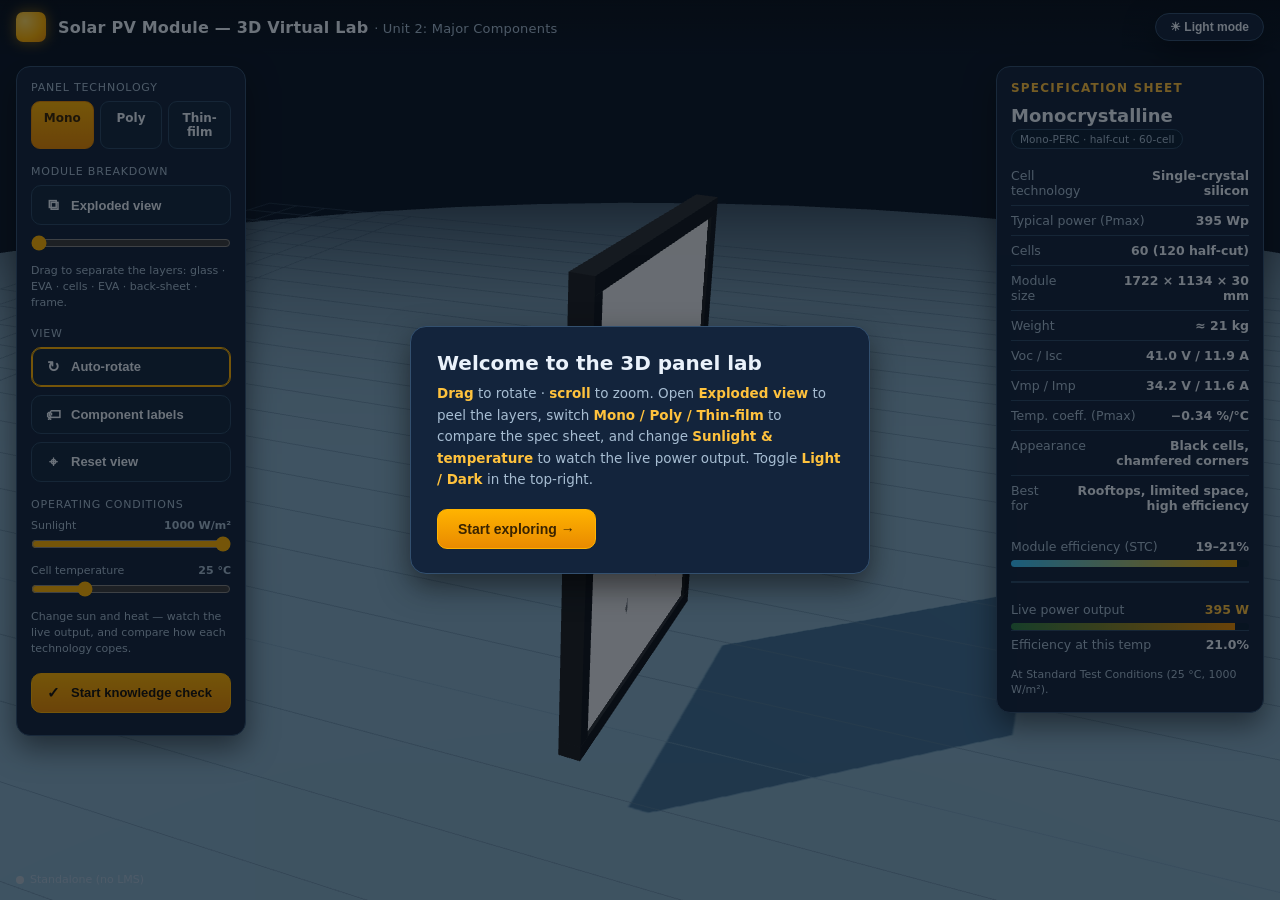
<file: course/en/solar-pv-3d-lab/index.html>
<!DOCTYPE html>
<html lang="en">
<head>
<meta charset="UTF-8" />
<meta name="viewport" content="width=device-width, initial-scale=1.0, maximum-scale=1.0, user-scalable=no" />
<title>Solar PV Module — 3D Virtual Lab</title>
<style>
  :root{ /* LIGHT (default vars) */
    --bg:#e9eff6; --panel:#ffffff; --panelb:#aebfd2;
    --accent:#E98A00; --accent2:#1F6F8B; --accentInk:#8a4d00; --ok:#2E7D46; --bad:#c0392b;
    --txt:#16242f; --muted:#52616f; --line:#bccadb;
    --btnbg:#eef3f9; --btnhover:#e2eaf3; --chipbg:#eef3f8; --barbg:#e2eaf3;
    --tagbg:rgba(255,255,255,.97); --tagtxt:#10384a; --barfade:rgba(255,255,255,.96);
    --panelshadow:0 10px 26px rgba(20,45,75,.20);
  }
  body.dark{ /* DARK */
    --bg:#0a1626; --panel:#13243c; --panelb:#33506f;
    --accent:#FFB300; --accent2:#4fc8ff; --accentInk:#FFC23D; --ok:#37d07a; --bad:#ff6b6b;
    --txt:#eaf2fb; --muted:#a7bdd2; --line:#2c4a66;
    --btnbg:#14283f; --btnhover:#1d3a57; --chipbg:#0e2236; --barbg:#0e2236;
    --tagbg:rgba(10,20,32,.92); --tagtxt:#eaf6ff; --barfade:rgba(8,16,26,.92);
    --panelshadow:0 12px 30px rgba(0,0,0,.5);
  }
  *{box-sizing:border-box;-webkit-tap-highlight-color:transparent}
  html,body{margin:0;height:100%;overflow:hidden;background:var(--bg);color:var(--txt);
    font-family:"Segoe UI",system-ui,Roboto,Arial,sans-serif;transition:background .25s}
  #app{position:fixed;inset:0}
  canvas{display:block}
  /* Top bar */
  #topbar{position:absolute;top:0;left:0;right:0;height:54px;display:flex;align-items:center;
    gap:12px;padding:0 16px;background:linear-gradient(180deg,var(--barfade),transparent);
    pointer-events:none;z-index:5}
  .themeToggle{pointer-events:auto;margin-left:auto;border:1px solid var(--panelb);
    background:var(--panel);color:var(--txt);border-radius:20px;padding:6px 14px;font-size:12px;
    font-weight:600;cursor:pointer;box-shadow:var(--panelshadow)}
  .themeToggle:hover{border-color:var(--accent2)}
  /* first-run onboarding */
  #intro{position:absolute;inset:0;display:flex;align-items:center;justify-content:center;
    background:rgba(4,10,18,.55);z-index:15;padding:16px}
  #intro.hide{display:none}
  .introCard{max-width:460px;background:var(--panel);border:1.5px solid var(--panelb);
    border-radius:16px;padding:24px 26px;box-shadow:var(--panelshadow)}
  .introCard h3{margin:0 0 8px;font-size:20px;color:var(--txt)}
  .introCard p{margin:0 0 18px;font-size:13.5px;color:var(--muted);line-height:1.6}
  .introCard p b{color:var(--accentInk)}
  .introCard .go{display:inline-flex;align-items:center;gap:8px;border:1px solid var(--accent);
    background:linear-gradient(180deg,#FFB300,#E98A00);color:#3a2400;border-radius:10px;
    padding:11px 20px;font-size:14px;font-weight:700;cursor:pointer}
  #topbar .logo{width:30px;height:30px;border-radius:7px;background:
    radial-gradient(circle at 30% 30%,#ffd95e,#ffb300 60%,#e98a00);box-shadow:0 0 14px rgba(255,179,0,.5)}
  #topbar h1{font-size:16px;margin:0;font-weight:600;letter-spacing:.2px}
  #topbar h1 span{color:var(--muted);font-weight:400;font-size:13px}
  /* Generic panel */
  .panel{position:absolute;background:var(--panel);border:1.5px solid var(--panelb);
    border-radius:14px;box-shadow:var(--panelshadow);z-index:6}
  .panel h2{font-size:12px;text-transform:uppercase;letter-spacing:1.2px;color:var(--accentInk);
    margin:0 0 10px;font-weight:700}
  /* Left controls */
  #controls{left:16px;top:66px;width:230px;padding:14px}
  .grp{margin-bottom:16px}
  .grp:last-child{margin-bottom:4px}
  .lbl{font-size:11px;color:var(--muted);text-transform:uppercase;letter-spacing:.8px;margin:0 0 7px}
  .segs{display:flex;gap:6px}
  .seg{flex:1;border:1px solid var(--line);background:var(--btnbg);color:var(--txt);
    border-radius:9px;padding:9px 4px;font-size:12px;font-weight:600;cursor:pointer;
    transition:.15s;text-align:center}
  .seg:hover{border-color:var(--accent2)}
  .seg.on{background:linear-gradient(180deg,#FFB300,#E98A00);color:#3a2400;border-color:#E98A00}
  .btn{display:flex;align-items:center;gap:9px;width:100%;border:1px solid var(--line);
    background:var(--btnbg);color:var(--txt);border-radius:10px;padding:10px 12px;font-size:13px;
    font-weight:600;cursor:pointer;transition:.15s;margin-bottom:8px}
  .btn:hover{border-color:var(--accent2);background:var(--btnhover)}
  .btn .ic{font-size:15px;width:18px;text-align:center}
  .btn.on{border-color:var(--accent);box-shadow:inset 0 0 0 1px var(--accent)}
  .slider{width:100%;margin:2px 0 0;accent-color:var(--accent)}
  .hint{font-size:11px;color:var(--muted);line-height:1.45;margin:8px 0 0}
  .condrow{display:flex;justify-content:space-between;font-size:11px;color:var(--muted);margin:8px 0 2px}
  .condrow b{color:var(--ink);font-weight:700}
  .perfBox{margin-top:14px;padding-top:12px;border-top:2px solid var(--line)}
  .perfBox .big{font-size:13px}
  .perfNote{font-size:11px;color:var(--muted);line-height:1.4;margin:8px 0 0}
  #perfW{color:var(--accentInk)}
  /* Spec card */
  #spec{right:16px;top:66px;width:268px;padding:14px;max-height:calc(100% - 150px);overflow:auto}
  #spec .typeName{font-size:18px;font-weight:700;margin:0 0 2px}
  #spec .typeTag{display:inline-block;font-size:10.5px;padding:3px 8px;border-radius:20px;
    background:var(--chipbg);border:1px solid var(--line);color:var(--muted);margin-bottom:12px}
  .spec-row{display:flex;justify-content:space-between;gap:10px;padding:7px 0;border-top:1px solid var(--line);font-size:12.5px}
  .spec-row:first-of-type{border-top:none}
  .spec-row .k{color:var(--muted)}
  .spec-row .v{font-weight:600;text-align:right}
  .bar{height:7px;border-radius:5px;background:var(--barbg);overflow:hidden;margin-top:4px}
  .bar > i{display:block;height:100%;background:linear-gradient(90deg,#36c2ff,#ffb300)}
  /* Info popover for hotspots */
  #info{left:50%;bottom:74px;transform:translateX(-50%);max-width:520px;width:calc(100% - 360px);
    padding:12px 16px;display:none}
  #info b{color:var(--accent)}
  #info p{margin:4px 0 0;font-size:13px;color:var(--txt);line-height:1.5}
  /* Hotspot labels (3D-projected) */
  .tag{position:absolute;transform:translate(-50%,-120%);background:var(--tagbg);
    border:1px solid var(--accent2);color:var(--tagtxt);font-size:11px;font-weight:600;padding:4px 9px;
    border-radius:20px;pointer-events:auto;cursor:pointer;white-space:nowrap;z-index:6;
    box-shadow:0 4px 12px rgba(0,0,0,.28)}
  .tag::after{content:"";position:absolute;left:50%;top:100%;transform:translateX(-50%);
    border:5px solid transparent;border-top-color:var(--accent2)}
  .tag.dim{opacity:.45;border-color:var(--line)}
  /* Test panel */
  #test{left:50%;top:50%;transform:translate(-50%,-50%);width:430px;max-width:calc(100% - 32px);
    padding:20px;display:none;text-align:center}
  #test .q{font-size:15px;font-weight:600;margin:6px 0 16px;line-height:1.4}
  #test .opt{display:block;width:100%;margin:8px 0;padding:12px;border-radius:10px;
    border:1px solid var(--line);background:var(--btnbg);color:var(--txt);font-size:14px;font-weight:600;cursor:pointer;transition:.15s}
  #test .opt:hover{border-color:var(--accent2);background:var(--btnhover)}
  #test .opt.correct{background:rgba(46,204,113,.18);border-color:var(--ok)}
  #test .opt.wrong{background:rgba(255,90,90,.16);border-color:var(--bad)}
  #test .progress{font-size:11px;color:var(--muted);letter-spacing:1px;text-transform:uppercase}
  #test .fb{font-size:13px;min-height:20px;margin-top:12px;line-height:1.45}
  #test .fb.ok{color:var(--ok)} #test .fb.no{color:var(--bad)}
  #test .next{margin-top:14px;display:none}
  #test .scoreBig{font-size:40px;font-weight:800;margin:6px 0}
  .primary{background:linear-gradient(180deg,#ffb300,#e98a00)!important;color:#16110a!important;border-color:#ffb300!important}
  /* footer status */
  #status{position:absolute;left:16px;bottom:14px;font-size:11px;color:var(--muted);z-index:6}
  #scormDot{display:inline-block;width:8px;height:8px;border-radius:50%;background:#b3c0cd;margin-right:6px;vertical-align:middle}
  #scormDot.live{background:var(--ok);box-shadow:0 0 8px var(--ok)}
  /* loading */
  #load{position:absolute;inset:0;display:flex;align-items:center;justify-content:center;
    background:var(--bg);z-index:20;flex-direction:column;gap:14px}
  #load .ring{width:46px;height:46px;border:4px solid #d2dce6;border-top-color:#E98A00;
    border-radius:50%;animation:spin 1s linear infinite}
  @keyframes spin{to{transform:rotate(360deg)}}
  @media (max-width:880px){
    #spec{display:none}
    #controls{width:190px}
    #info{width:calc(100% - 230px)}
  }
</style>
</head>
<body>
<div id="app"></div>

<div id="topbar">
  <div class="logo"></div>
  <h1>Solar PV Module — 3D Virtual Lab <span>· Unit 2: Major Components</span></h1>
  <button id="themeBtn" class="themeToggle">☀ Light mode</button>
</div>

<!-- LEFT CONTROLS -->
<div id="controls" class="panel">
  <div class="grp">
    <p class="lbl">Panel technology</p>
    <div class="segs" id="typeSegs">
      <div class="seg on" data-type="mono">Mono</div>
      <div class="seg" data-type="poly">Poly</div>
      <div class="seg" data-type="thin">Thin-film</div>
    </div>
  </div>
  <div class="grp">
    <p class="lbl">Module breakdown</p>
    <button class="btn" id="explodeBtn"><span class="ic">⧉</span> Exploded view</button>
    <input class="slider" id="explodeSlider" type="range" min="0" max="100" value="0" />
    <p class="hint">Drag to separate the layers: glass · EVA · cells · EVA · back-sheet · frame.</p>
  </div>
  <div class="grp">
    <p class="lbl">View</p>
    <button class="btn on" id="spinBtn"><span class="ic">↻</span> Auto-rotate</button>
    <button class="btn" id="labelBtn"><span class="ic">🏷</span> Component labels</button>
    <button class="btn" id="resetBtn"><span class="ic">⌖</span> Reset view</button>
  </div>
  <div class="grp">
    <p class="lbl">Operating conditions</p>
    <div class="condrow"><span>Sunlight</span><b id="irrVal">1000 W/m²</b></div>
    <input class="slider" id="irrSlider" type="range" min="50" max="1000" step="50" value="1000"/>
    <div class="condrow"><span>Cell temperature</span><b id="tempVal">25 °C</b></div>
    <input class="slider" id="tempSlider" type="range" min="10" max="70" step="1" value="25"/>
    <p class="hint">Change sun and heat — watch the live output, and compare how each technology copes.</p>
  </div>
  <div class="grp">
    <button class="btn primary" id="testBtn"><span class="ic">✓</span> Start knowledge check</button>
  </div>
</div>

<!-- SPEC CARD -->
<div id="spec" class="panel">
  <h2>Specification sheet</h2>
  <p class="typeName" id="spType">Monocrystalline</p>
  <span class="typeTag" id="spTag">Mono-PERC · 60-cell</span>
  <div id="spRows"></div>
  <div style="margin-top:12px">
    <div class="spec-row" style="border-top:none;padding-bottom:2px"><span class="k">Module efficiency (STC)</span><span class="v" id="spEffV">21%</span></div>
    <div class="bar"><i id="spEffBar" style="width:84%"></i></div>
  </div>
  <div class="perfBox">
    <div class="spec-row" style="border-top:none;padding-bottom:2px"><span class="k">Live power output</span><span class="v" id="perfW">—</span></div>
    <div class="bar"><i id="perfBar" style="width:0%;background:linear-gradient(90deg,#2E7D46,#E98A00)"></i></div>
    <div class="spec-row" style="padding-top:6px"><span class="k">Efficiency at this temp</span><span class="v" id="perfEff">—</span></div>
    <p class="perfNote" id="perfNote"></p>
  </div>
</div>

<!-- HOTSPOT INFO -->
<div id="info" class="panel"><b id="infoTitle"></b><p id="infoBody"></p></div>

<!-- TEST -->
<div id="test" class="panel">
  <p class="progress" id="tProg">Question 1 / 3</p>
  <div id="tBody">
    <p class="q" id="tQ"></p>
    <div id="tOpts"></div>
    <p class="fb" id="tFb"></p>
    <button class="btn next primary" id="tNext">Next ▸</button>
  </div>
  <div id="tResult" style="display:none">
    <p class="progress">Result</p>
    <p class="scoreBig" id="tScore">0%</p>
    <p class="fb" id="tVerdict"></p>
    <button class="btn primary" id="tClose" style="margin-top:14px">Close &amp; continue</button>
  </div>
</div>

<div id="status"><span id="scormDot"></span><span id="scormTxt">Standalone (no LMS)</span></div>

<div id="load"><div class="ring"></div><div style="color:#5A6B7A;font-size:13px">Loading 3D virtual lab…</div></div>

<div id="intro"><div class="introCard">
  <h3>Welcome to the 3D panel lab</h3>
  <p><b>Drag</b> to rotate · <b>scroll</b> to zoom. Open <b>Exploded view</b> to peel the layers, switch
  <b>Mono / Poly / Thin-film</b> to compare the spec sheet, and change <b>Sunlight &amp; temperature</b>
  to watch the live power output. Toggle <b>Light / Dark</b> in the top-right.</p>
  <button class="go" id="introGo">Start exploring →</button>
</div></div>

<script src="three.min.js"></script>
<script>
/* ============================================================================
   SOLAR PV MODULE — 3D VIRTUAL LAB
   Self-contained interactive WebGL simulation for a Storyline Web Object.
   Topic: Unit 2 — Solar panels: types, capacity, size, specification.
   No external network calls. SCORM 1.2 reporting on test completion.
   ========================================================================== */

/* ---------- PANEL TYPE DATA (typical India-market values) ----------------- */
const TYPES = {
  mono:{
    name:"Monocrystalline", tag:"Mono-PERC · half-cut · 60-cell",
    eff:21, effLabel:"19–21%",
    rows:[
      ["Cell technology","Single-crystal silicon"],
      ["Typical power (Pmax)","395 Wp"],
      ["Cells","60 (120 half-cut)"],
      ["Module size","1722 × 1134 × 30 mm"],
      ["Weight","≈ 21 kg"],
      ["Voc / Isc","41.0 V / 11.9 A"],
      ["Vmp / Imp","34.2 V / 11.6 A"],
      ["Temp. coeff. (Pmax)","−0.34 %/°C"],
      ["Appearance","Black cells, chamfered corners"],
      ["Best for","Rooftops, limited space, high efficiency"]
    ],
    cell:"#0a1018", border:"#05080d", look:"mono", pstc:395, gamma:-0.0034
  },
  poly:{
    name:"Polycrystalline", tag:"Multi-crystalline · 60-cell",
    eff:16, effLabel:"14–16%",
    rows:[
      ["Cell technology","Multi-crystal silicon"],
      ["Typical power (Pmax)","330 Wp"],
      ["Cells","60 (6 × 10)"],
      ["Module size","1956 × 992 × 40 mm"],
      ["Weight","≈ 22.5 kg"],
      ["Voc / Isc","45.6 V / 9.3 A"],
      ["Vmp / Imp","37.4 V / 8.8 A"],
      ["Temp. coeff. (Pmax)","−0.41 %/°C"],
      ["Appearance","Blue, speckled square cells"],
      ["Best for","Budget builds, ground mounts, space available"]
    ],
    cell:"#16357e", border:"#0c1f50", look:"poly", pstc:330, gamma:-0.0041
  },
  thin:{
    name:"Thin-film", tag:"CdTe / a-Si · frameless option",
    eff:12, effLabel:"10–13%",
    rows:[
      ["Cell technology","Thin semiconductor layers"],
      ["Typical power (per area)","Low W/m² (≈115 Wp/module)"],
      ["Cells","Continuous deposited layers"],
      ["Module size","Flexible / large-format"],
      ["Weight","Very light, can be flexible"],
      ["Voc / Isc","60.0 V / 1.9 A (string)"],
      ["Vmp / Imp","46.0 V / 1.6 A"],
      ["Temp. coeff. (Pmax)","−0.25 %/°C (best in heat)"],
      ["Appearance","Uniform dark, no cell grid"],
      ["Best for","Hot climates, BIPV, curved/large surfaces"]
    ],
    cell:"#241a16", border:"#140e0b", look:"thin", pstc:115, gamma:-0.0025
  }
};

/* ---------- LAYER METADATA (for explode + labels + hotspot info) ---------- */
const LAYER_INFO = {
  glass:["Tempered front glass","3–4 mm low-iron tempered glass. Transmits sunlight, resists hail and load, and protects the cells."],
  evaT :["EVA encapsulant (front)","Ethylene-vinyl-acetate film that bonds and seals the cells, blocking moisture and UV."],
  cells:["Solar cells","The PV cells that convert sunlight to DC electricity. Their material defines mono / poly / thin-film type."],
  evaB :["EVA encapsulant (back)","Second EVA layer that cushions the cells from the back-sheet and seals the laminate."],
  back :["Back-sheet","Weatherproof polymer (or glass) layer providing insulation and environmental protection."],
  frame:["Aluminium frame","Anodised aluminium edge frame. Adds rigidity, mounting points and grounding."],
  jbox :["Junction box","Houses bypass diodes and the DC output cables (+ and −) that connect to the system."],
  busbar:["Busbars & fingers","Thin silver conductors that collect current from each cell and carry it across the module."]
};

/* ============================== THREE SETUP ============================== */
let scene,camera,renderer,raycaster,clock;
const app=document.getElementById('app');
let W=app.clientWidth,H=app.clientHeight;

scene=new THREE.Scene();
(function(){
  const c=document.createElement('canvas');c.width=4;c.height=512;
  const cx=c.getContext('2d');const g=cx.createLinearGradient(0,0,0,512);
  g.addColorStop(0,'#eef4fb');g.addColorStop(1,'#ccd8e7');
  cx.fillStyle=g;cx.fillRect(0,0,4,512);
  const t=new THREE.CanvasTexture(c);t.encoding=THREE.sRGBEncoding;scene.background=t;
})();
scene.fog=new THREE.Fog(0xd2dded,20,52);

camera=new THREE.PerspectiveCamera(42,W/H,0.1,200);
const camHome={r:11,theta:-0.5,phi:1.15}; // spherical
let cam={...camHome},camTarget=new THREE.Vector3(0,0.2,0);

renderer=new THREE.WebGLRenderer({antialias:true,alpha:false});
renderer.setSize(W,H);
renderer.setPixelRatio(Math.min(window.devicePixelRatio,2));
renderer.shadowMap.enabled=true;
renderer.shadowMap.type=THREE.PCFSoftShadowMap;
renderer.outputEncoding=THREE.sRGBEncoding;
renderer.toneMapping=THREE.ACESFilmicToneMapping;
renderer.toneMappingExposure=1.05;
app.appendChild(renderer.domElement);
raycaster=new THREE.Raycaster();
clock=new THREE.Clock();

/* ---- lights ---- */
const hemi=new THREE.HemisphereLight(0xffffff,0xd6dee8,1.05);scene.add(hemi);
const sun=new THREE.DirectionalLight(0xfff2d6,1.5);
sun.position.set(6,11,7);sun.castShadow=true;
sun.shadow.mapSize.set(2048,2048);
sun.shadow.camera.near=1;sun.shadow.camera.far=40;
sun.shadow.camera.left=-9;sun.shadow.camera.right=9;
sun.shadow.camera.top=9;sun.shadow.camera.bottom=-9;
sun.shadow.bias=-0.0004;scene.add(sun);
const rim=new THREE.DirectionalLight(0x6fb3ff,0.5);rim.position.set(-7,4,-6);scene.add(rim);

/* ---- ground ---- */
const ground=new THREE.Mesh(
  new THREE.CircleGeometry(26,64),
  new THREE.MeshStandardMaterial({color:0xc7d4e3,roughness:1,metalness:0})
);
ground.rotation.x=-Math.PI/2;ground.position.y=-3.1;ground.receiveShadow=true;scene.add(ground);
// subtle grid
let grid=new THREE.GridHelper(40,40,0x9fb3c8,0xbccadb);grid.position.y=-3.09;
grid.material.opacity=0.7;grid.material.transparent=true;scene.add(grid);

/* ====================== BUILD THE PV MODULE ============================== */
const MODULE_W=3.0, MODULE_H=4.6, MODULE_T=0.16;   // scene units (portrait)
const FRAME=0.16;
const moduleGroup=new THREE.Group();scene.add(moduleGroup);
const pickables=[];           // meshes the raycaster can hit (with .userData.key)

/* texture cache per type */
const texCache={};

function makeCellTexture(type){
  if(texCache[type]) return texCache[type];
  const T=TYPES[type], look=T.look;
  const cw=1024, ch=Math.round(cw*MODULE_H/MODULE_W);
  const c=document.createElement('canvas');c.width=cw;c.height=ch;
  const x=c.getContext('2d');
  // back gap colour (between cells)
  x.fillStyle = (look==='thin')? '#120d0a' : '#f4f7fb';
  x.fillRect(0,0,cw,ch);

  if(look==='thin'){
    // continuous deposited surface with vertical scribe lines + subtle sheen
    const g=x.createLinearGradient(0,0,cw,ch);
    g.addColorStop(0,'#2a1f1a');g.addColorStop(.5,'#1c1410');g.addColorStop(1,'#2f231d');
    x.fillStyle=g;x.fillRect(0,0,cw,ch);
    x.globalAlpha=.5;x.strokeStyle='#0d0907';x.lineWidth=2;
    for(let i=0;i<60;i++){const px=i/60*cw;x.beginPath();x.moveTo(px,0);x.lineTo(px,ch);x.stroke();}
    x.globalAlpha=.08;x.fillStyle='#ff7a3c';
    for(let i=0;i<2200;i++){x.fillRect(Math.random()*cw,Math.random()*ch,2,2);}
    x.globalAlpha=1;
  } else {
    const cols=6, rows=10, gap=cw*0.012, m=cw*0.02;
    const cellW=(cw-2*m-(cols-1)*gap)/cols;
    const cellH=(ch-2*m-(rows-1)*gap)/rows;
    for(let r=0;r<rows;r++)for(let col=0;col<cols;col++){
      const px=m+col*(cellW+gap), py=m+r*(cellH+gap);
      // base cell
      x.save();
      x.beginPath();
      if(look==='mono'){ // chamfered (pseudo-square) corners
        const ch2=cellW*0.16;
        x.moveTo(px+ch2,py);x.lineTo(px+cellW-ch2,py);x.lineTo(px+cellW,py+ch2);
        x.lineTo(px+cellW,py+cellH-ch2);x.lineTo(px+cellW-ch2,py+cellH);
        x.lineTo(px+ch2,py+cellH);x.lineTo(px,py+cellH-ch2);x.lineTo(px,py+ch2);x.closePath();
      } else { x.rect(px,py,cellW,cellH); }
      x.fillStyle=T.cell;x.fill();x.clip();
      // subtle radial shading
      const rg=x.createRadialGradient(px+cellW*0.5,py+cellH*0.4,cellW*0.1,px+cellW*0.5,py+cellH*0.5,cellW*0.8);
      rg.addColorStop(0,'rgba(255,255,255,.08)');rg.addColorStop(1,'rgba(0,0,0,.25)');
      x.fillStyle=rg;x.fillRect(px,py,cellW,cellH);
      if(look==='poly'){ // crystalline speckle
        x.globalAlpha=.5;
        for(let s=0;s<170;s++){
          const sx=px+Math.random()*cellW, sy=py+Math.random()*cellH, sz=2+Math.random()*5;
          x.fillStyle=Math.random()>.5?'rgba(80,120,210,.6)':'rgba(20,40,110,.6)';
          x.fillRect(sx,sy,sz,sz);
        }
        x.globalAlpha=1;
      }
      // busbars (vertical) + fingers (horizontal)
      x.strokeStyle='rgba(200,210,225,.85)';x.lineWidth=Math.max(2,cellW*0.03);
      for(let b=1;b<=3;b++){const bx=px+cellW*b/4;x.beginPath();x.moveTo(bx,py);x.lineTo(bx,py+cellH);x.stroke();}
      x.strokeStyle='rgba(190,200,215,.18)';x.lineWidth=1;
      for(let f=1;f<14;f++){const fy=py+cellH*f/14;x.beginPath();x.moveTo(px,fy);x.lineTo(px+cellW,fy);x.stroke();}
      x.restore();
    }
  }
  const tex=new THREE.CanvasTexture(c);tex.anisotropy=8;tex.encoding=THREE.sRGBEncoding;
  texCache[type]=tex;return tex;
}

/* layer meshes ---------------------------------------------------------- */
const layers={};
function planeMesh(w,h,mat){return new THREE.Mesh(new THREE.PlaneGeometry(w,h),mat);}

// cells (textured) — front faces +Z
const cellMat=new THREE.MeshStandardMaterial({roughness:.42,metalness:.15,emissive:new THREE.Color(0x2a1d00),emissiveIntensity:0});
layers.cells=planeMesh(MODULE_W-2*FRAME,MODULE_H-2*FRAME,cellMat);
layers.cells.userData.key='cells';

// glass (translucent)
const glassMat=new THREE.MeshPhysicalMaterial({color:0xbfe6ff,transparent:true,opacity:.18,
  roughness:.05,metalness:0,transmission:.6,thickness:.4,clearcoat:1,clearcoatRoughness:.05});
layers.glass=planeMesh(MODULE_W-2*FRAME,MODULE_H-2*FRAME,glassMat);
layers.glass.userData.key='glass';

// EVA layers (faint)
const evaMat=new THREE.MeshStandardMaterial({color:0xffe7a8,transparent:true,opacity:.22,roughness:.7});
layers.evaT=planeMesh(MODULE_W-2*FRAME,MODULE_H-2*FRAME,evaMat);layers.evaT.userData.key='evaT';
layers.evaB=planeMesh(MODULE_W-2*FRAME,MODULE_H-2*FRAME,evaMat.clone());layers.evaB.userData.key='evaB';

// backsheet
const backMat=new THREE.MeshStandardMaterial({color:0xf3f5f8,roughness:.85,metalness:0,side:THREE.DoubleSide});
layers.back=planeMesh(MODULE_W-2*FRAME,MODULE_H-2*FRAME,backMat);layers.back.userData.key='back';

// frame (4 bars)
const frameMat=new THREE.MeshStandardMaterial({color:0xd8dde4,roughness:.3,metalness:.85});
const frameGroup=new THREE.Group();frameGroup.userData.key='frame';
function bar(w,h){const m=new THREE.Mesh(new THREE.BoxGeometry(w,h,MODULE_T+0.06),frameMat);m.castShadow=true;m.userData.key='frame';return m;}
const fTop=bar(MODULE_W,FRAME);fTop.position.y=MODULE_H/2-FRAME/2;
const fBot=bar(MODULE_W,FRAME);fBot.position.y=-MODULE_H/2+FRAME/2;
const fL=bar(FRAME,MODULE_H-2*FRAME);fL.position.x=-MODULE_W/2+FRAME/2;
const fR=bar(FRAME,MODULE_H-2*FRAME);fR.position.x=MODULE_W/2-FRAME/2;
[fTop,fBot,fL,fR].forEach(b=>frameGroup.add(b));
pickables.push(fTop,fBot,fL,fR);

// junction box (on back)
const jboxMat=new THREE.MeshStandardMaterial({color:0x111418,roughness:.6,metalness:.2});
const jbox=new THREE.Mesh(new THREE.BoxGeometry(0.9,0.5,0.22),jboxMat);
jbox.userData.key='jbox';jbox.castShadow=true;
const jboxGroup=new THREE.Group();jboxGroup.add(jbox);
// two cables
const cableMat=new THREE.MeshStandardMaterial({color:0x0a0a0a,roughness:.8});
function cable(off,col){
  const curve=new THREE.CatmullRomCurve3([
    new THREE.Vector3(off,-0.1,0),new THREE.Vector3(off,-0.7,0.4),
    new THREE.Vector3(off*1.6,-1.3,0.2),new THREE.Vector3(off*1.4,-1.9,0.5)
  ]);
  const g=new THREE.TubeGeometry(curve,24,0.05,8,false);
  const m=new THREE.Mesh(g,new THREE.MeshStandardMaterial({color:col,roughness:.7}));
  return m;
}
jboxGroup.add(cable(-0.25,0xff3b30)); // +
jboxGroup.add(cable(0.25,0x222222));  // -
pickables.push(jbox);

/* assemble: stack along Z. Back (lowest z) -> front (highest z).
   z order: back(0) evaB cells evaT glass(front) ; frame centred ; jbox behind back */
const baseZ={back:-MODULE_T/2, evaB:-MODULE_T*0.18, cells:0, evaT:MODULE_T*0.18, glass:MODULE_T/2};
layers.back.position.z=baseZ.back;
layers.evaB.position.z=baseZ.evaB;
layers.cells.position.z=baseZ.cells;
layers.evaT.position.z=baseZ.evaT;
layers.glass.position.z=baseZ.glass;
jboxGroup.position.z=baseZ.back-0.16;
[layers.back,layers.evaB,layers.cells,layers.evaT,layers.glass].forEach(m=>{m.castShadow=true;m.receiveShadow=true;moduleGroup.add(m);pickables.push(m);});
moduleGroup.add(frameGroup);moduleGroup.add(jboxGroup);
moduleGroup.rotation.x=-0.05;

/* ====================== STATE + INTERACTION ============================= */
let state={type:'mono',explode:0,spin:true,labels:false,testing:false};

function applyType(t){
  state.type=t;
  const T=TYPES[t];
  layers.cells.material.map=makeCellTexture(t);
  layers.cells.material.color.set(0xffffff);
  layers.cells.material.needsUpdate=true;
  // backsheet colour: white for c-Si, dark for thin-film
  layers.back.material.color.set(t==='thin'?0x15100d:0xf3f5f8);
  // frame colour: black-ish for mono, silver otherwise
  frameMat.color.set(t==='mono'?0x1a1d22:0xd8dde4);
  // segs
  document.querySelectorAll('#typeSegs .seg').forEach(s=>s.classList.toggle('on',s.dataset.type===t));
  // spec card
  document.getElementById('spType').textContent=T.name;
  document.getElementById('spTag').textContent=T.tag;
  const rows=T.rows.map(r=>`<div class="spec-row"><span class="k">${r[0]}</span><span class="v">${r[1]}</span></div>`).join('');
  document.getElementById('spRows').innerHTML=rows;
  document.getElementById('spEffV').textContent=T.effLabel;
  document.getElementById('spEffBar').style.width=Math.round(T.eff/22*100)+'%';
  updatePerf();
}

/* live performance: irradiance + temperature -> power output (per-type behaviour) */
function updatePerf(){
  const T=TYPES[state.type];
  const irr=+document.getElementById('irrSlider').value;   // W/m2
  const temp=+document.getElementById('tempSlider').value; // deg C
  const frac=irr/1000;
  const tFactor=1+T.gamma*(temp-25);
  const pout=Math.max(0,T.pstc*frac*tFactor);
  const effNow=Math.max(0,T.eff*tFactor);
  document.getElementById('irrVal').textContent=irr+" W/m²";
  document.getElementById('tempVal').textContent=temp+" °C";
  document.getElementById('perfW').textContent=Math.round(pout)+" W";
  document.getElementById('perfBar').style.width=Math.min(100,pout/420*100)+"%";
  document.getElementById('perfEff').textContent=effNow.toFixed(1)+"%";
  const lossPct=Math.round((1-tFactor)*100);
  let note;
  if(temp>25) note=`At ${temp} °C this panel loses ≈ ${lossPct}% vs STC (temp-coeff ${(T.gamma*100).toFixed(2)} %/°C).`;
  else if(temp<25) note=`Cooler than STC — a small gain over the 25 °C rating.`;
  else note=`At Standard Test Conditions (25 °C, 1000 W/m²).`;
  document.getElementById('perfNote').textContent=note;
  // reflect irradiance in the 3D scene
  sun.intensity=0.5+1.3*frac;
  cellMat.emissiveIntensity=frac*0.10;
}

/* explode positions: spread along Z */
function setExplode(v){
  state.explode=v; const f=v/100;
  const SP=2.6; // max spread
  layers.back.position.z = baseZ.back  - SP*f*1.0;
  layers.evaB.position.z = baseZ.evaB  - SP*f*0.5;
  layers.cells.position.z= baseZ.cells;
  layers.evaT.position.z = baseZ.evaT  + SP*f*0.5;
  layers.glass.position.z= baseZ.glass + SP*f*1.0;
  jboxGroup.position.z   = (baseZ.back-0.16) - SP*f*1.4;
  // frame opens slightly outward by scaling gap (fake): move bars out
  const fo=FRAME/2 + 0.0; // frame stays; push frame back a touch
  frameGroup.position.z = -SP*f*0.25;
  document.getElementById('explodeSlider').value=v;
  document.getElementById('explodeBtn').classList.toggle('on',v>2);
}

/* ---------- pointer / orbit ---------- */
let drag=false,lastX,lastY,downX,downY,moved=false;
const el=renderer.domElement;
el.addEventListener('pointerdown',e=>{drag=true;moved=false;lastX=downX=e.clientX;lastY=downY=e.clientY;el.setPointerCapture(e.pointerId);});
el.addEventListener('pointermove',e=>{
  if(!drag)return;
  const dx=e.clientX-lastX,dy=e.clientY-lastY;lastX=e.clientX;lastY=e.clientY;
  if(Math.abs(e.clientX-downX)+Math.abs(e.clientY-downY)>4)moved=true;
  cam.theta-=dx*0.008;cam.phi=Math.max(0.25,Math.min(2.5,cam.phi-dy*0.006));
});
el.addEventListener('pointerup',e=>{
  drag=false;
  if(!moved)handlePick(e); // treat as click
});
el.addEventListener('wheel',e=>{e.preventDefault();cam.r=Math.max(5,Math.min(22,cam.r+e.deltaY*0.01));},{passive:false});

function handlePick(e){
  if(state.testing)return;
  const r=el.getBoundingClientRect();
  const mx=((e.clientX-r.left)/r.width)*2-1, my=-((e.clientY-r.top)/r.height)*2+1;
  raycaster.setFromCamera({x:mx,y:my},camera);
  const hits=raycaster.intersectObjects(pickables,false);
  if(hits.length){
    const key=hits[0].object.userData.key;
    if(LAYER_INFO[key])showInfo(key);
  } else hideInfo();
}
function showInfo(key){
  const d=LAYER_INFO[key];if(!d)return;
  document.getElementById('infoTitle').textContent=d[0];
  document.getElementById('infoBody').textContent=d[1];
  document.getElementById('info').style.display='block';
}
function hideInfo(){document.getElementById('info').style.display='none';}

/* ====================== COMPONENT LABELS (projected) ==================== */
const LABEL_KEYS=[['glass','Front glass'],['cells','Solar cells'],['back','Back-sheet'],
  ['frame','Aluminium frame'],['jbox','Junction box']];
const tagEls={};
LABEL_KEYS.forEach(([k,txt])=>{
  const d=document.createElement('div');d.className='tag dim';d.textContent=txt;
  d.style.display='none';d.addEventListener('click',()=>showInfo(k));
  document.body.appendChild(d);tagEls[k]=d;
});
function anchorFor(k){
  if(k==='glass')return new THREE.Vector3(-(MODULE_W/2-0.4),MODULE_H/2-0.4,layers.glass.position.z);
  if(k==='cells')return new THREE.Vector3(0,0.3,layers.cells.position.z);
  if(k==='back') return new THREE.Vector3((MODULE_W/2-0.5),-(MODULE_H/2-0.6),layers.back.position.z);
  if(k==='frame')return new THREE.Vector3(MODULE_W/2-FRAME/2,0,frameGroup.position.z);
  if(k==='jbox') return new THREE.Vector3(0,-0.2,jboxGroup.position.z);
}
function updateLabels(){
  const show=state.labels && !state.testing;
  LABEL_KEYS.forEach(([k])=>{
    const t=tagEls[k];if(!show){t.style.display='none';return;}
    const p=anchorFor(k).clone();moduleGroup.localToWorld(p);p.project(camera);
    if(p.z>1){t.style.display='none';return;}
    t.style.display='block';
    t.style.left=((p.x*0.5+0.5)*W)+'px';
    t.style.top=((-p.y*0.5+0.5)*H)+'px';
  });
}

/* ====================== KNOWLEDGE CHECK (SCORM) ======================== */
const Q=[
  {prompt:"This module has uniform black cells with chamfered corners and the highest efficiency. Which technology is it?",
   ans:'mono',set:'mono'},
  {prompt:"Blue, speckled square cells filling the whole module — and a lower price per panel. Which technology?",
   ans:'poly',set:'poly'},
  {prompt:"A continuous dark surface with no visible cell grid that performs best in high heat. Which technology?",
   ans:'thin',set:'thin'}
];
const OPTLABEL={mono:'Monocrystalline',poly:'Polycrystalline',thin:'Thin-film'};
let qi=0,score=0,answered=false;

function startTest(){
  state.testing=true;answered=false;qi=0;score=0;
  state.labels=false;document.getElementById('labelBtn').classList.remove('on');
  state.spin=false;document.getElementById('spinBtn').classList.remove('on');
  hideInfo();
  document.getElementById('tResult').style.display='none';
  document.getElementById('tBody').style.display='block';
  document.getElementById('test').style.display='block';
  renderQ();
}
function renderQ(){
  answered=false;const q=Q[qi];
  applyType(q.set);                       // show the module being asked about
  document.getElementById('tProg').textContent=`Question ${qi+1} / ${Q.length}`;
  document.getElementById('tQ').textContent=q.prompt;
  const opts=['mono','poly','thin'];
  const box=document.getElementById('tOpts');box.innerHTML='';
  opts.forEach(o=>{
    const b=document.createElement('button');b.className='opt';b.textContent=OPTLABEL[o];
    b.onclick=()=>pick(o,b);box.appendChild(b);
  });
  document.getElementById('tFb').textContent='';
  document.getElementById('tFb').className='fb';
  document.getElementById('tNext').style.display='none';
  document.getElementById('tNext').textContent = qi<Q.length-1?'Next ▸':'See result ▸';
}
function pick(o,btn){
  if(answered)return;answered=true;
  const q=Q[qi];const correct=q.ans;
  document.querySelectorAll('#tOpts .opt').forEach(b=>{
    if(b.textContent===OPTLABEL[correct])b.classList.add('correct');
    b.style.pointerEvents='none';
  });
  const fb=document.getElementById('tFb');
  if(o===correct){score++;fb.textContent='✓ Correct — '+feedbackFor(correct);fb.className='fb ok';}
  else{btn.classList.add('wrong');fb.textContent='✗ Not quite. '+feedbackFor(correct);fb.className='fb no';}
  document.getElementById('tNext').style.display='inline-flex';
}
function feedbackFor(t){
  if(t==='mono')return'Monocrystalline cells are cut from a single crystal — uniform black with clipped corners.';
  if(t==='poly')return'Polycrystalline cells are cast from many crystals — blue and speckled, square edges.';
  return'Thin-film has no discrete cells and the best high-temperature performance.';
}
document.getElementById('tNext').onclick=()=>{
  if(qi<Q.length-1){qi++;renderQ();}else finishTest();
};
function finishTest(){
  const pct=Math.round(score/Q.length*100);
  document.getElementById('tBody').style.display='none';
  document.getElementById('tResult').style.display='block';
  document.getElementById('tScore').textContent=pct+'%';
  const pass=pct>=67;
  const v=document.getElementById('tVerdict');
  v.textContent=pass?`Passed — ${score} of ${Q.length} correct. You can differentiate the panel types.`
                     :`${score} of ${Q.length} correct. Review the three types and try again.`;
  v.className='fb '+(pass?'ok':'no');
  SCORM.complete(pct,pass);
}
document.getElementById('tClose').onclick=()=>{
  state.testing=false;document.getElementById('test').style.display='none';
  state.spin=true;document.getElementById('spinBtn').classList.add('on');
};

/* ---------------------- SCORM 1.2 wrapper ----------------------------- */
const SCORM=(function(){
  let api=null,ready=false;
  function find(win){let n=0;try{while(win&&win.API==null&&win.parent&&win.parent!==win&&n<12){n++;win=win.parent;}}catch(e){return null;}return win?win.API:null;}
  function init(){
    api=find(window);
    if(!api&&window.opener)api=find(window.opener);
    if(api){try{api.LMSInitialize("");ready=true;
      document.getElementById('scormDot').classList.add('live');
      document.getElementById('scormTxt').textContent='Connected to LMS (SCORM 1.2)';
    }catch(e){}}
  }
  function complete(pct,pass){
    // Always notify a Storyline/host frame too (optional integration hook)
    try{parent.postMessage({type:'PV_LAB_RESULT',score:pct,passed:pass},'*');}catch(e){}
    if(!ready||!api)return;
    try{
      api.LMSSetValue("cmi.core.score.raw",String(pct));
      api.LMSSetValue("cmi.core.score.min","0");
      api.LMSSetValue("cmi.core.score.max","100");
      api.LMSSetValue("cmi.core.lesson_status",pass?"passed":"failed");
      api.LMSCommit("");
    }catch(e){}
  }
  window.addEventListener('load',init);
  window.addEventListener('unload',()=>{if(ready&&api){try{api.LMSFinish("");}catch(e){}}});
  return {complete};
})();

/* ====================== UI WIRING ====================================== */
document.getElementById('typeSegs').addEventListener('click',e=>{
  const s=e.target.closest('.seg');if(!s)return;applyType(s.dataset.type);
});
document.getElementById('explodeSlider').addEventListener('input',e=>setExplode(+e.target.value));
document.getElementById('explodeBtn').addEventListener('click',()=>{
  setExplode(state.explode>2?0:100);
});
document.getElementById('spinBtn').addEventListener('click',e=>{
  state.spin=!state.spin;e.currentTarget.classList.toggle('on',state.spin);
});
document.getElementById('labelBtn').addEventListener('click',e=>{
  state.labels=!state.labels;e.currentTarget.classList.toggle('on',state.labels);
  if(!state.labels)updateLabels();
});
document.getElementById('resetBtn').addEventListener('click',()=>{
  cam={...camHome};setExplode(0);hideInfo();
});
document.getElementById('testBtn').addEventListener('click',startTest);
document.getElementById('irrSlider').addEventListener('input',updatePerf);
document.getElementById('tempSlider').addEventListener('input',updatePerf);

/* ====================== RENDER LOOP ==================================== */
function resize(){
  W=app.clientWidth;H=app.clientHeight;
  camera.aspect=W/H;camera.updateProjectionMatrix();renderer.setSize(W,H);
}
window.addEventListener('resize',resize);

function animate(){
  requestAnimationFrame(animate);
  const dt=clock.getDelta();
  if(state.spin && !drag)cam.theta+=dt*0.25;
  // spherical -> cartesian
  const r=cam.r,phi=cam.phi,th=cam.theta;
  camera.position.set(
    camTarget.x+r*Math.sin(phi)*Math.sin(th),
    camTarget.y+r*Math.cos(phi),
    camTarget.z+r*Math.sin(phi)*Math.cos(th)
  );
  camera.lookAt(camTarget);
  updateLabels();
  renderer.render(scene,camera);
}

/* ---- light / dark theme ---- */
let darkMode=true;
function makeLightBg(){
  const c=document.createElement('canvas');c.width=4;c.height=512;
  const cx=c.getContext('2d');const g=cx.createLinearGradient(0,0,0,512);
  g.addColorStop(0,'#eef4fb');g.addColorStop(1,'#ccd8e7');
  cx.fillStyle=g;cx.fillRect(0,0,4,512);
  const t=new THREE.CanvasTexture(c);t.encoding=THREE.sRGBEncoding;return t;
}
function rebuildGrid(c1,c2,op){
  if(grid){scene.remove(grid);grid.geometry.dispose();grid.material.dispose();}
  grid=new THREE.GridHelper(40,40,c1,c2);grid.position.y=-3.09;
  grid.material.opacity=op;grid.material.transparent=true;scene.add(grid);
}
function applyScene(dark){
  if(dark){
    scene.background=new THREE.Color(0x0a1626);
    scene.fog=new THREE.Fog(0x0a1626,18,50);
    ground.material.color.setHex(0x0f2034);
    rebuildGrid(0x294f72,0x1b3550,0.55);
    hemi.intensity=0.95;
  } else {
    scene.background=makeLightBg();
    scene.fog=new THREE.Fog(0xd2dded,20,52);
    ground.material.color.setHex(0xc7d4e3);
    rebuildGrid(0x9fb3c8,0xbccadb,0.7);
    hemi.intensity=1.05;
  }
  ground.material.needsUpdate=true;
}
function setTheme(dark){
  darkMode=dark;
  document.body.classList.toggle('dark',dark);
  applyScene(dark);
  document.getElementById('themeBtn').textContent = dark ? '☀ Light mode' : '🌙 Dark mode';
  if(typeof updatePerf==='function') updatePerf();
}
document.getElementById('themeBtn').addEventListener('click',()=>setTheme(!darkMode));
document.getElementById('introGo').addEventListener('click',()=>document.getElementById('intro').classList.add('hide'));

/* ---- go ---- */
applyType('mono');
setTheme(true);          /* default: dark (best contrast) */
setExplode(0);
animate();
setTimeout(()=>{document.getElementById('load').style.display='none';},450);
</script>
</body>
</html>
</file>
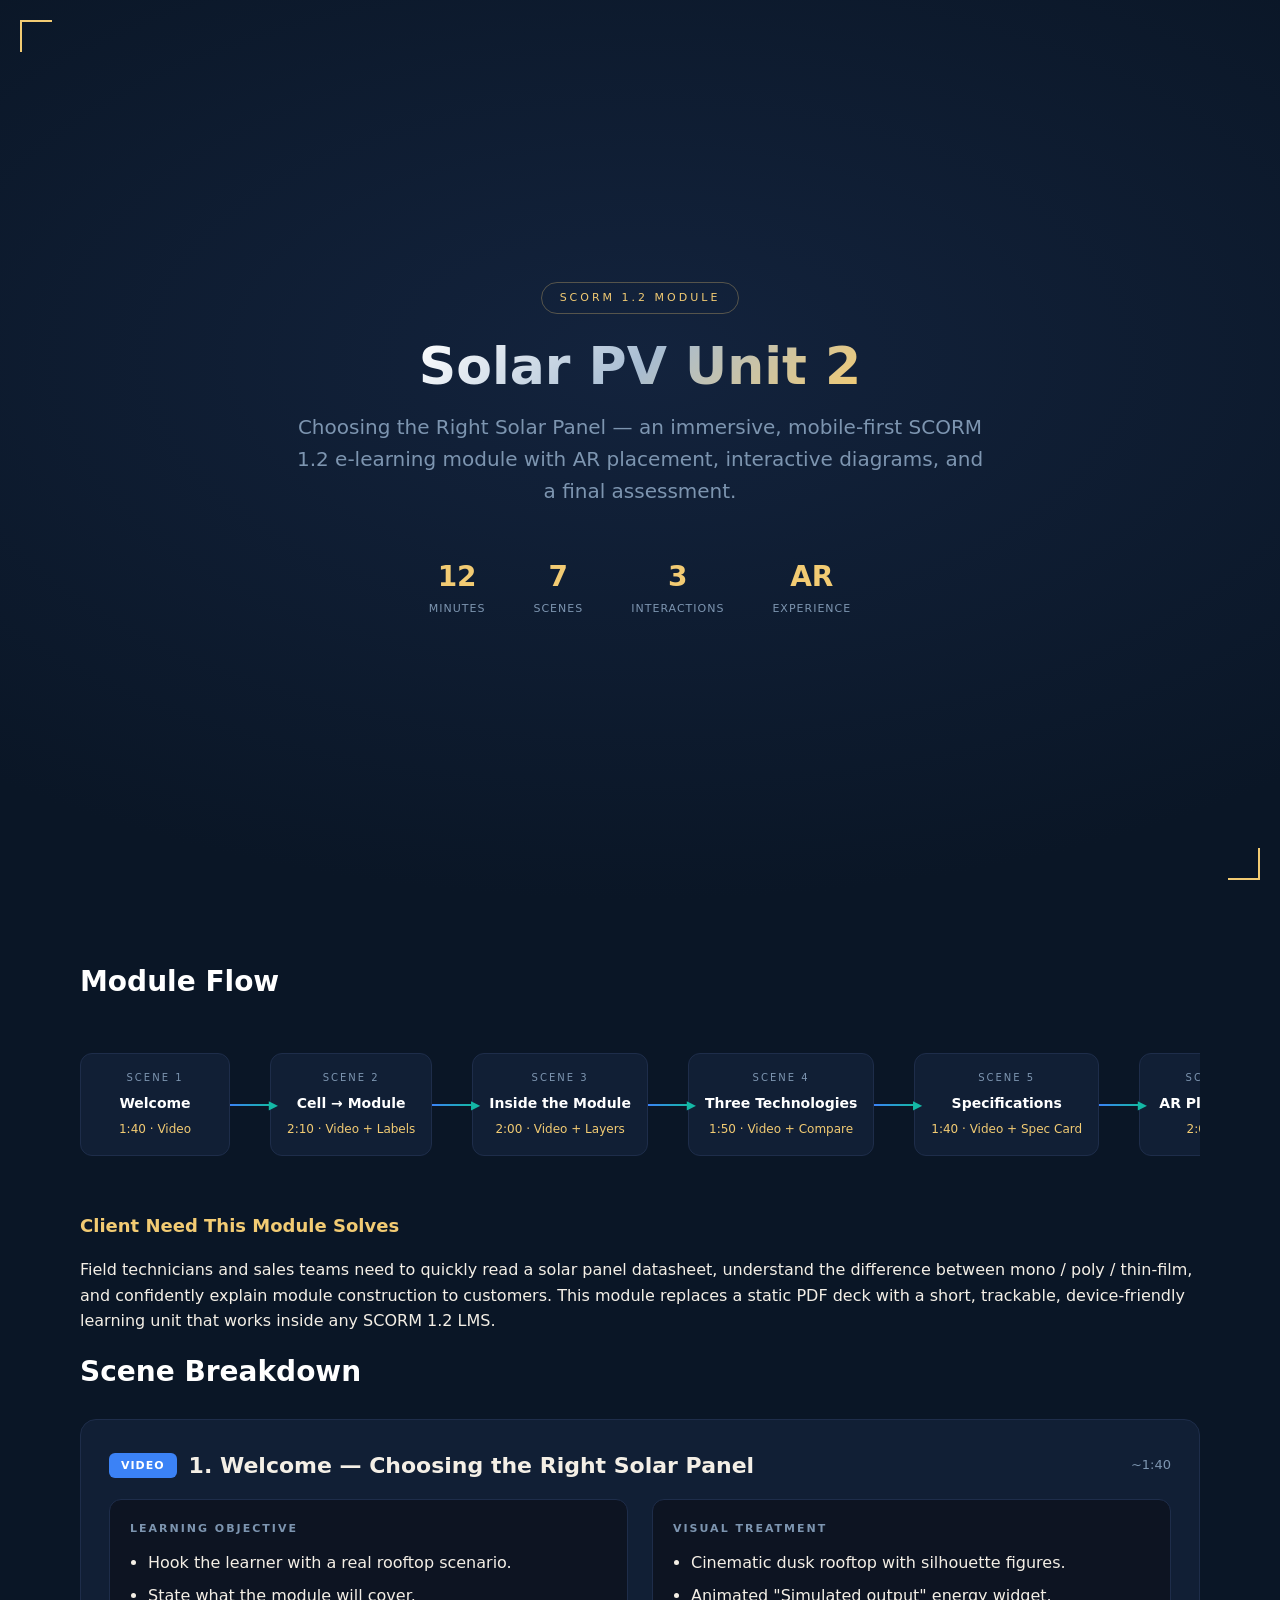
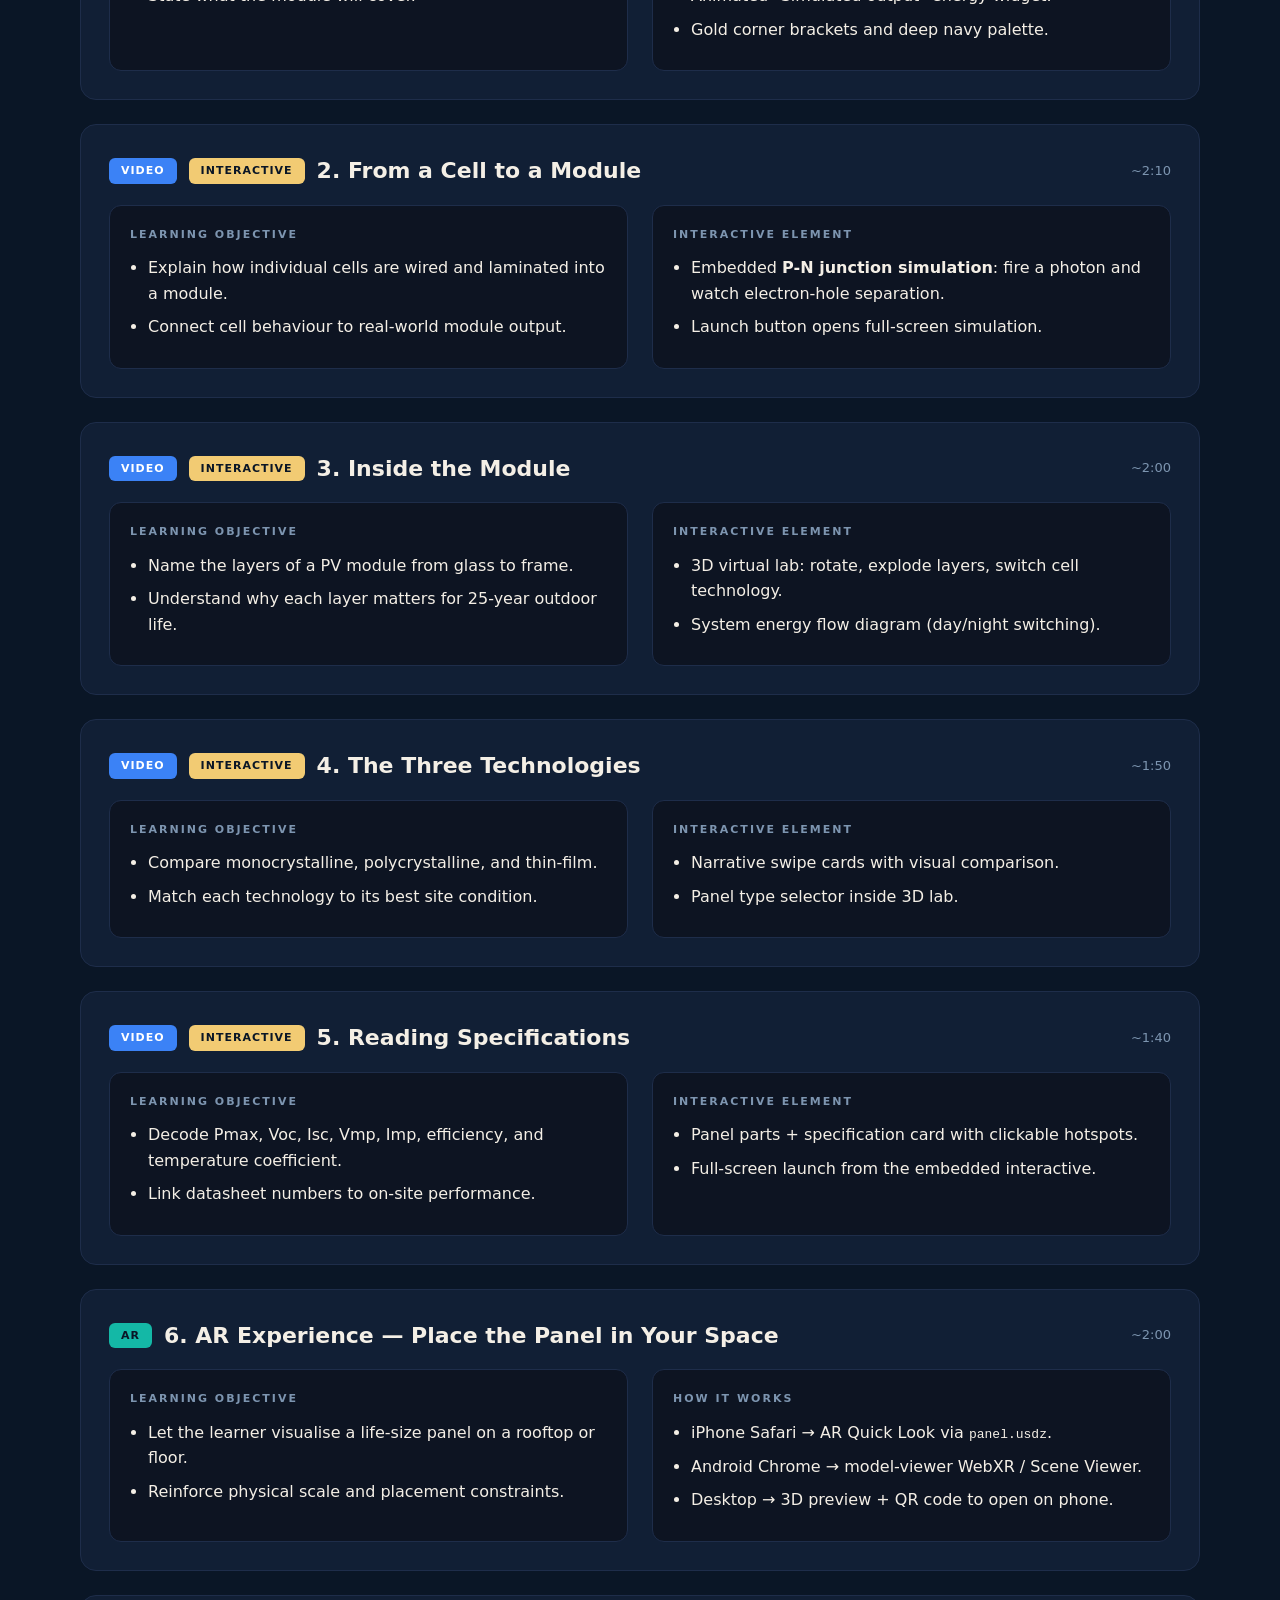
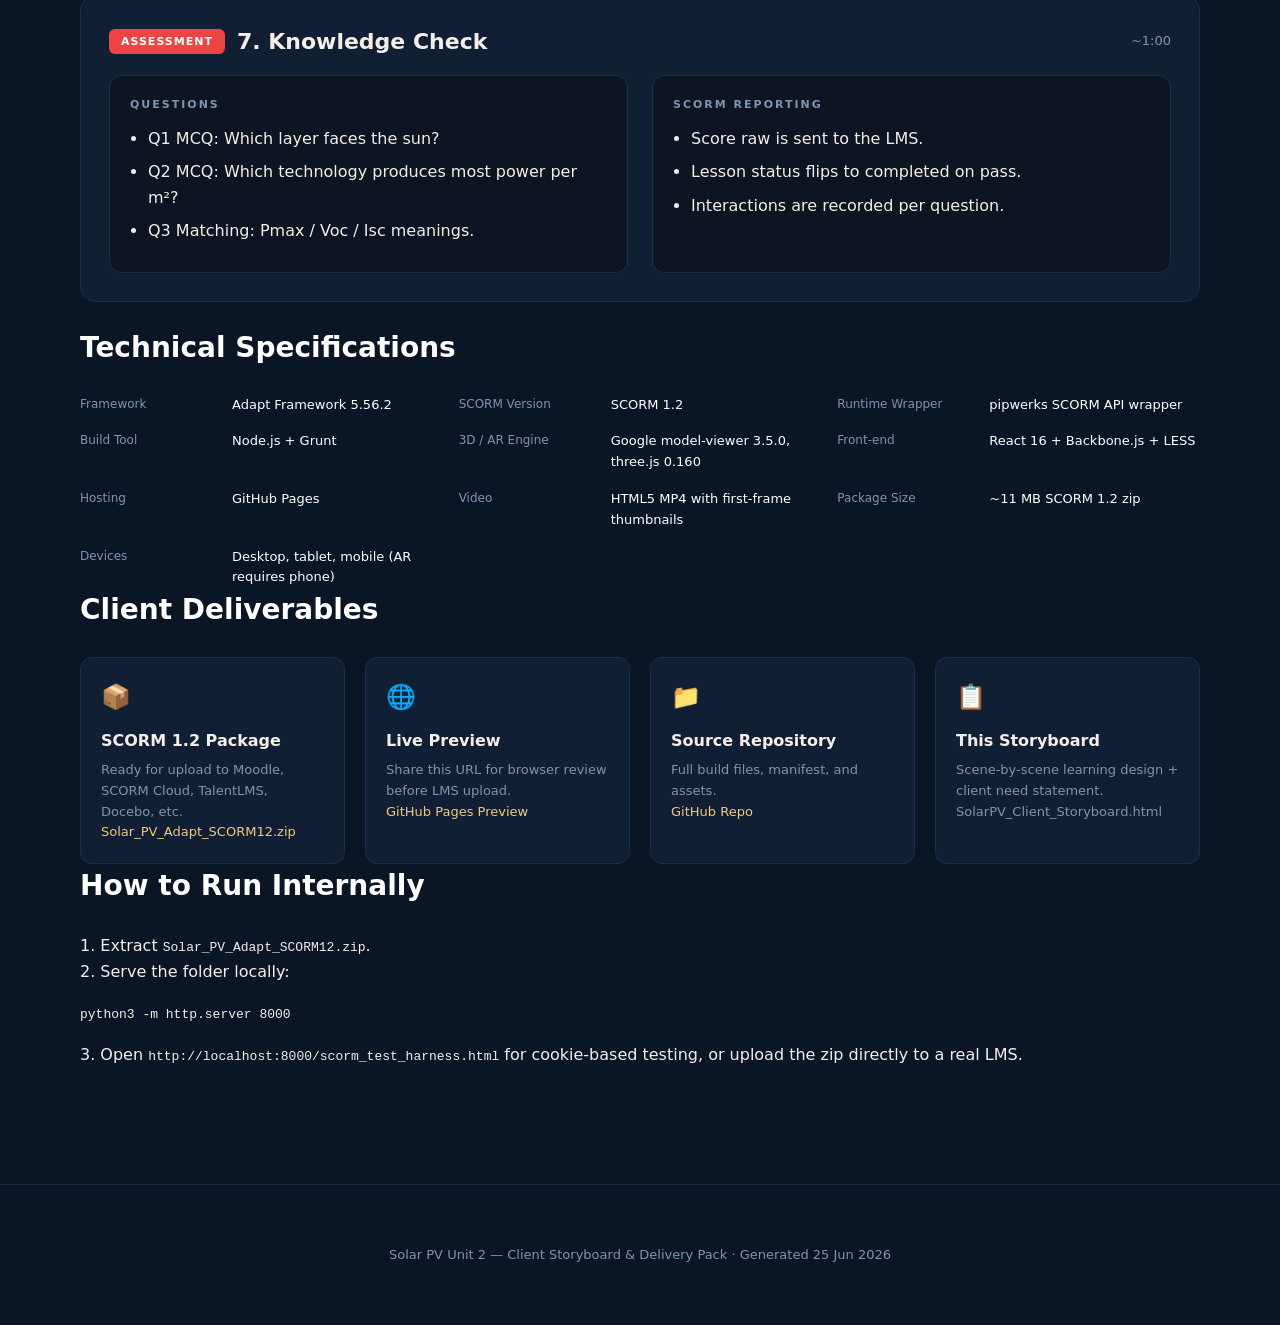
<file: SolarPV_Client_Storyboard.html>
<!DOCTYPE html>
<html lang="en">
<head>
<meta charset="UTF-8">
<meta name="viewport" content="width=device-width, initial-scale=1.0">
<title>Solar PV Unit 2 — Client Storyboard & Delivery</title>
<style>
  :root {
    --navy:#0a1626; --navy-2:#111f35; --gold:#f2cb73; --amber:#e7b24c;
    --sky:#a7bcd2; --white:#f4efe6; --teal:#14b8a6; --blue:#3b82f6;
    --green:#22c55e; --red:#ef4444; --muted:#7d95b0;
  }
  * { margin:0; padding:0; box-sizing:border-box; }
  body { background:var(--navy); color:var(--white); font-family:'Segoe UI',system-ui,sans-serif; line-height:1.6; }

  .page { padding:60px 40px; max-width:1200px; margin:0 auto; }
  .cover {
    min-height:100vh; display:flex; flex-direction:column; justify-content:center; align-items:center; text-align:center;
    background: radial-gradient(ellipse 80% 60% at 50% 40%, #13233d 0%, #0a1626 100%);
  }
  .cover-badge { font-size:11px; letter-spacing:3px; text-transform:uppercase; color:var(--gold); border:1px solid rgba(242,203,115,.3); padding:6px 18px; border-radius:20px; margin-bottom:24px; }
  .cover-title { font-size:52px; font-weight:800; line-height:1.1; margin-bottom:16px;
    background:linear-gradient(135deg,#fff 0%,#a7bcd2 50%,var(--gold) 100%); -webkit-background-clip:text; -webkit-text-fill-color:transparent; }
  .cover-sub { font-size:20px; color:var(--muted); max-width:700px; margin-bottom:48px; }
  .cover-meta { display:flex; gap:48px; }
  .meta-item .val { font-size:28px; font-weight:700; color:var(--gold); }
  .meta-item .lbl { font-size:11px; color:var(--muted); text-transform:uppercase; letter-spacing:1px; }

  h2 { font-size:28px; font-weight:700; margin-bottom:24px; color:#fff; }
  h3 { font-size:18px; font-weight:700; color:var(--gold); margin:32px 0 16px; }
  p { margin-bottom:16px; color:var(--white); }

  .flow { display:flex; align-items:center; gap:0; overflow-x:auto; padding:24px 0; }
  .node { min-width:150px; background:var(--navy-2); border:1px solid #1e2d4a; border-radius:12px; padding:16px; text-align:center; flex-shrink:0; }
  .node .num { font-size:10px; color:var(--muted); text-transform:uppercase; letter-spacing:2px; }
  .node .name { font-size:14px; font-weight:600; color:#fff; margin:6px 0; }
  .node .dur { font-size:12px; color:var(--gold); }
  .arrow { width:40px; height:2px; background:linear-gradient(90deg,var(--blue),var(--teal)); flex-shrink:0; position:relative; }
  .arrow::after { content:'▶'; position:absolute; right:-8px; top:-8px; font-size:12px; color:var(--teal); }

  .scene { background:var(--navy-2); border:1px solid #1e2d4a; border-radius:16px; padding:28px; margin-bottom:24px; }
  .scene-header { display:flex; align-items:center; gap:12px; margin-bottom:16px; flex-wrap:wrap; }
  .badge { font-size:11px; font-weight:700; padding:4px 12px; border-radius:6px; text-transform:uppercase; letter-spacing:1px; }
  .badge.video { background:var(--blue); color:#fff; }
  .badge.interactive { background:var(--gold); color:#0a1626; }
  .badge.ar { background:var(--teal); color:#0a1626; }
  .badge.assess { background:var(--red); color:#fff; }
  .scene-title { font-size:22px; font-weight:700; }
  .scene-dur { margin-left:auto; font-size:13px; color:var(--muted); }

  .grid-2 { display:grid; grid-template-columns:1fr 1fr; gap:24px; }
  .card { background:#0d1422; border:1px solid #1e2d4a; border-radius:12px; padding:20px; }
  .card h4 { font-size:11px; text-transform:uppercase; letter-spacing:2px; color:var(--muted); margin-bottom:12px; }
  .card ul { padding-left:18px; }
  .card li { margin-bottom:8px; }

  .deliverables { display:grid; grid-template-columns:repeat(auto-fit,minmax(240px,1fr)); gap:20px; }
  .del { background:var(--navy-2); border:1px solid #1e2d4a; border-radius:12px; padding:20px; }
  .del .icon { font-size:24px; margin-bottom:12px; }
  .del .title { font-weight:700; margin-bottom:6px; }
  .del .desc { font-size:13px; color:var(--muted); }
  .del a { color:var(--gold); text-decoration:none; word-break:break-all; }

  .specs { display:grid; grid-template-columns:repeat(auto-fit,minmax(280px,1fr)); gap:16px; }
  .spec { display:flex; gap:12px; }
  .spec-key { font-size:12px; color:var(--muted); min-width:140px; }
  .spec-val { font-size:13px; color:#fff; }

  footer { text-align:center; padding:60px 40px; color:var(--muted); font-size:13px; border-top:1px solid #1e2d4a; margin-top:40px; }
  .corner { position:fixed; width:32px; height:32px; border:2px solid var(--gold); pointer-events:none; }
  .corner.tl { top:20px; left:20px; border-right:none; border-bottom:none; }
  .corner.br { bottom:20px; right:20px; border-left:none; border-top:none; }
</style>
</head>
<body>
  <div class="corner tl"></div>
  <div class="corner br"></div>

  <section class="cover">
    <div class="cover-badge">SCORM 1.2 Module</div>
    <h1 class="cover-title">Solar PV Unit 2</h1>
    <p class="cover-sub">Choosing the Right Solar Panel — an immersive, mobile-first SCORM 1.2 e-learning module with AR placement, interactive diagrams, and a final assessment.</p>
    <div class="cover-meta">
      <div class="meta-item"><div class="val">12</div><div class="lbl">Minutes</div></div>
      <div class="meta-item"><div class="val">7</div><div class="lbl">Scenes</div></div>
      <div class="meta-item"><div class="val">3</div><div class="lbl">Interactions</div></div>
      <div class="meta-item"><div class="val">AR</div><div class="lbl">Experience</div></div>
    </div>
  </section>

  <section class="page">
    <h2>Module Flow</h2>
    <div class="flow">
      <div class="node"><div class="num">Scene 1</div><div class="name">Welcome</div><div class="dur">1:40 · Video</div></div>
      <div class="arrow"></div>
      <div class="node"><div class="num">Scene 2</div><div class="name">Cell → Module</div><div class="dur">2:10 · Video + Labels</div></div>
      <div class="arrow"></div>
      <div class="node"><div class="num">Scene 3</div><div class="name">Inside the Module</div><div class="dur">2:00 · Video + Layers</div></div>
      <div class="arrow"></div>
      <div class="node"><div class="num">Scene 4</div><div class="name">Three Technologies</div><div class="dur">1:50 · Video + Compare</div></div>
      <div class="arrow"></div>
      <div class="node"><div class="num">Scene 5</div><div class="name">Specifications</div><div class="dur">1:40 · Video + Spec Card</div></div>
      <div class="arrow"></div>
      <div class="node"><div class="num">Scene 6</div><div class="name">AR Placement</div><div class="dur">2:00 · AR</div></div>
      <div class="arrow"></div>
      <div class="node"><div class="num">Scene 7</div><div class="name">Assessment</div><div class="dur">1:00 · 3 Questions</div></div>
    </div>

    <h3>Client Need This Module Solves</h3>
    <p>Field technicians and sales teams need to quickly read a solar panel datasheet, understand the difference between mono / poly / thin-film, and confidently explain module construction to customers. This module replaces a static PDF deck with a short, trackable, device-friendly learning unit that works inside any SCORM 1.2 LMS.</p>

    <h2>Scene Breakdown</h2>

    <div class="scene">
      <div class="scene-header">
        <span class="badge video">Video</span>
        <span class="scene-title">1. Welcome — Choosing the Right Solar Panel</span>
        <span class="scene-dur">~1:40</span>
      </div>
      <div class="grid-2">
        <div class="card">
          <h4>Learning Objective</h4>
          <ul>
            <li>Hook the learner with a real rooftop scenario.</li>
            <li>State what the module will cover.</li>
          </ul>
        </div>
        <div class="card">
          <h4>Visual Treatment</h4>
          <ul>
            <li>Cinematic dusk rooftop with silhouette figures.</li>
            <li>Animated "Simulated output" energy widget.</li>
            <li>Gold corner brackets and deep navy palette.</li>
          </ul>
        </div>
      </div>
    </div>

    <div class="scene">
      <div class="scene-header">
        <span class="badge video">Video</span>
        <span class="badge interactive">Interactive</span>
        <span class="scene-title">2. From a Cell to a Module</span>
        <span class="scene-dur">~2:10</span>
      </div>
      <div class="grid-2">
        <div class="card">
          <h4>Learning Objective</h4>
          <ul>
            <li>Explain how individual cells are wired and laminated into a module.</li>
            <li>Connect cell behaviour to real-world module output.</li>
          </ul>
        </div>
        <div class="card">
          <h4>Interactive Element</h4>
          <ul>
            <li>Embedded <strong>P-N junction simulation</strong>: fire a photon and watch electron-hole separation.</li>
            <li>Launch button opens full-screen simulation.</li>
          </ul>
        </div>
      </div>
    </div>

    <div class="scene">
      <div class="scene-header">
        <span class="badge video">Video</span>
        <span class="badge interactive">Interactive</span>
        <span class="scene-title">3. Inside the Module</span>
        <span class="scene-dur">~2:00</span>
      </div>
      <div class="grid-2">
        <div class="card">
          <h4>Learning Objective</h4>
          <ul>
            <li>Name the layers of a PV module from glass to frame.</li>
            <li>Understand why each layer matters for 25-year outdoor life.</li>
          </ul>
        </div>
        <div class="card">
          <h4>Interactive Element</h4>
          <ul>
            <li>3D virtual lab: rotate, explode layers, switch cell technology.</li>
            <li>System energy flow diagram (day/night switching).</li>
          </ul>
        </div>
      </div>
    </div>

    <div class="scene">
      <div class="scene-header">
        <span class="badge video">Video</span>
        <span class="badge interactive">Interactive</span>
        <span class="scene-title">4. The Three Technologies</span>
        <span class="scene-dur">~1:50</span>
      </div>
      <div class="grid-2">
        <div class="card">
          <h4>Learning Objective</h4>
          <ul>
            <li>Compare monocrystalline, polycrystalline, and thin-film.</li>
            <li>Match each technology to its best site condition.</li>
          </ul>
        </div>
        <div class="card">
          <h4>Interactive Element</h4>
          <ul>
            <li>Narrative swipe cards with visual comparison.</li>
            <li>Panel type selector inside 3D lab.</li>
          </ul>
        </div>
      </div>
    </div>

    <div class="scene">
      <div class="scene-header">
        <span class="badge video">Video</span>
        <span class="badge interactive">Interactive</span>
        <span class="scene-title">5. Reading Specifications</span>
        <span class="scene-dur">~1:40</span>
      </div>
      <div class="grid-2">
        <div class="card">
          <h4>Learning Objective</h4>
          <ul>
            <li>Decode Pmax, Voc, Isc, Vmp, Imp, efficiency, and temperature coefficient.</li>
            <li>Link datasheet numbers to on-site performance.</li>
          </ul>
        </div>
        <div class="card">
          <h4>Interactive Element</h4>
          <ul>
            <li>Panel parts + specification card with clickable hotspots.</li>
            <li>Full-screen launch from the embedded interactive.</li>
          </ul>
        </div>
      </div>
    </div>

    <div class="scene">
      <div class="scene-header">
        <span class="badge ar">AR</span>
        <span class="scene-title">6. AR Experience — Place the Panel in Your Space</span>
        <span class="scene-dur">~2:00</span>
      </div>
      <div class="grid-2">
        <div class="card">
          <h4>Learning Objective</h4>
          <ul>
            <li>Let the learner visualise a life-size panel on a rooftop or floor.</li>
            <li>Reinforce physical scale and placement constraints.</li>
          </ul>
        </div>
        <div class="card">
          <h4>How It Works</h4>
          <ul>
            <li>iPhone Safari → AR Quick Look via <code>panel.usdz</code>.</li>
            <li>Android Chrome → model-viewer WebXR / Scene Viewer.</li>
            <li>Desktop → 3D preview + QR code to open on phone.</li>
          </ul>
        </div>
      </div>
    </div>

    <div class="scene">
      <div class="scene-header">
        <span class="badge assess">Assessment</span>
        <span class="scene-title">7. Knowledge Check</span>
        <span class="scene-dur">~1:00</span>
      </div>
      <div class="grid-2">
        <div class="card">
          <h4>Questions</h4>
          <ul>
            <li>Q1 MCQ: Which layer faces the sun?</li>
            <li>Q2 MCQ: Which technology produces most power per m²?</li>
            <li>Q3 Matching: Pmax / Voc / Isc meanings.</li>
          </ul>
        </div>
        <div class="card">
          <h4>SCORM Reporting</h4>
          <ul>
            <li>Score raw is sent to the LMS.</li>
            <li>Lesson status flips to completed on pass.</li>
            <li>Interactions are recorded per question.</li>
          </ul>
        </div>
      </div>
    </div>

    <h2>Technical Specifications</h2>
    <div class="specs">
      <div class="spec"><span class="spec-key">Framework</span><span class="spec-val">Adapt Framework 5.56.2</span></div>
      <div class="spec"><span class="spec-key">SCORM Version</span><span class="spec-val">SCORM 1.2</span></div>
      <div class="spec"><span class="spec-key">Runtime Wrapper</span><span class="spec-val">pipwerks SCORM API wrapper</span></div>
      <div class="spec"><span class="spec-key">Build Tool</span><span class="spec-val">Node.js + Grunt</span></div>
      <div class="spec"><span class="spec-key">3D / AR Engine</span><span class="spec-val">Google model-viewer 3.5.0, three.js 0.160</span></div>
      <div class="spec"><span class="spec-key">Front-end</span><span class="spec-val">React 16 + Backbone.js + LESS</span></div>
      <div class="spec"><span class="spec-key">Hosting</span><span class="spec-val">GitHub Pages</span></div>
      <div class="spec"><span class="spec-key">Video</span><span class="spec-val">HTML5 MP4 with first-frame thumbnails</span></div>
      <div class="spec"><span class="spec-key">Package Size</span><span class="spec-val">~11 MB SCORM 1.2 zip</span></div>
      <div class="spec"><span class="spec-key">Devices</span><span class="spec-val">Desktop, tablet, mobile (AR requires phone)</span></div>
    </div>

    <h2>Client Deliverables</h2>
    <div class="deliverables">
      <div class="del">
        <div class="icon">📦</div>
        <div class="title">SCORM 1.2 Package</div>
        <div class="desc">Ready for upload to Moodle, SCORM Cloud, TalentLMS, Docebo, etc.</div>
        <div class="desc"><a href="/Solar_PV_Adapt_SCORM12.zip">Solar_PV_Adapt_SCORM12.zip</a></div>
      </div>
      <div class="del">
        <div class="icon">🌐</div>
        <div class="title">Live Preview</div>
        <div class="desc">Share this URL for browser review before LMS upload.</div>
        <div class="desc"><a href="https://nikhilsaini-iitj.github.io/Solar_PV_Adapt_SCORM12/">GitHub Pages Preview</a></div>
      </div>
      <div class="del">
        <div class="icon">📁</div>
        <div class="title">Source Repository</div>
        <div class="desc">Full build files, manifest, and assets.</div>
        <div class="desc"><a href="https://github.com/nikhilsaini-iitj/Solar_PV_Adapt_SCORM12">GitHub Repo</a></div>
      </div>
      <div class="del">
        <div class="icon">📋</div>
        <div class="title">This Storyboard</div>
        <div class="desc">Scene-by-scene learning design + client need statement.</div>
        <div class="desc">SolarPV_Client_Storyboard.html</div>
      </div>
    </div>

    <h2>How to Run Internally</h2>
    <p>1. Extract <code>Solar_PV_Adapt_SCORM12.zip</code>.<br>
    2. Serve the folder locally:</p>
    <p><code>python3 -m http.server 8000</code></p>
    <p>3. Open <code>http://localhost:8000/scorm_test_harness.html</code> for cookie-based testing, or upload the zip directly to a real LMS.</p>
  </section>

  <footer>
    Solar PV Unit 2 — Client Storyboard & Delivery Pack · Generated 25 Jun 2026
  </footer>
</body>
</html>
</file>
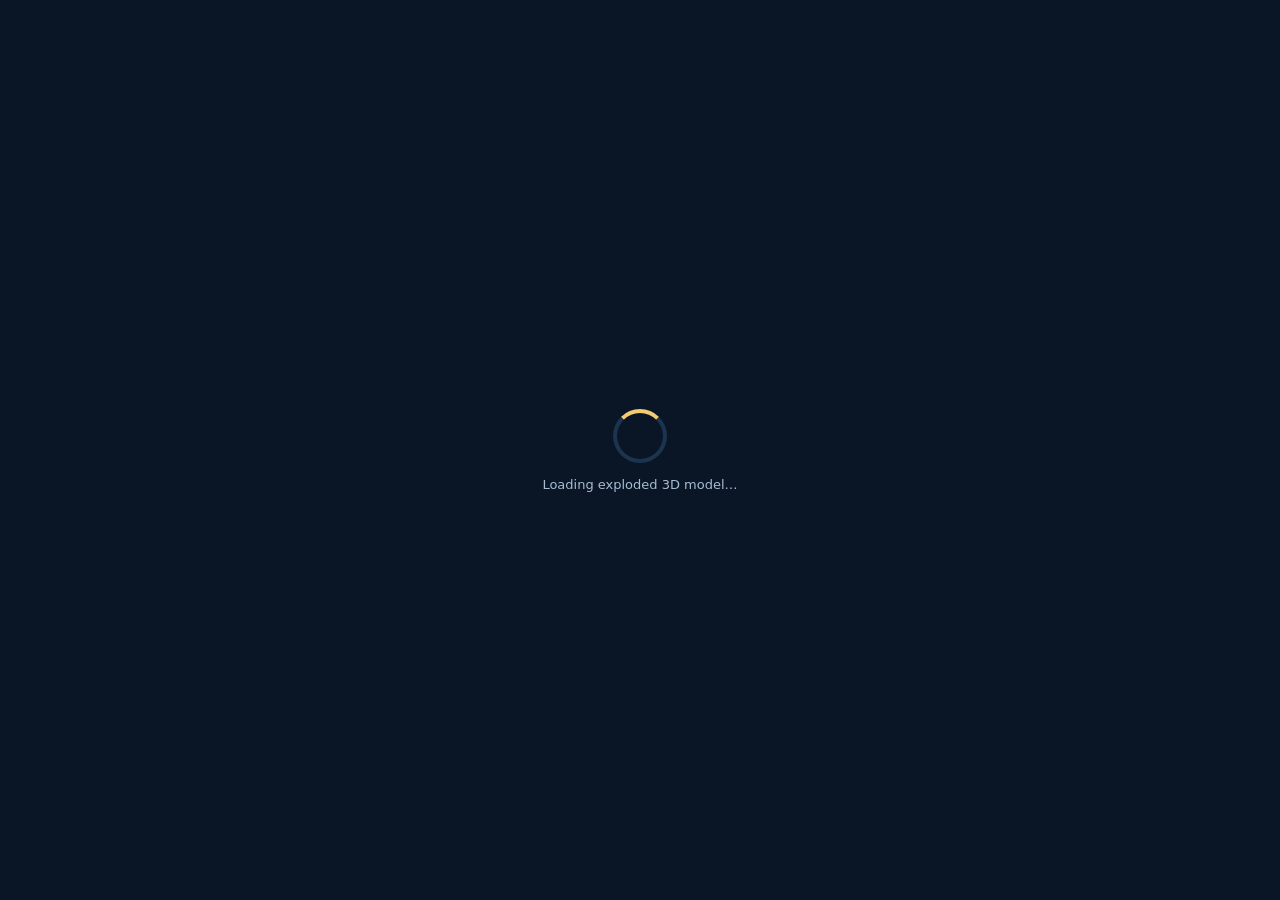
<file: course/en/exploded-view.html>
<!DOCTYPE html>
<html lang="en">
<head>
<meta charset="UTF-8"/>
<meta name="viewport" content="width=device-width, initial-scale=1.0, maximum-scale=1.0, user-scalable=no"/>
<title>Solar PV Module — Exploded View</title>
<style>
  html, body {
    margin: 0;
    padding: 0;
    width: 100%;
    height: 100%;
    overflow: hidden;
    background: #0a1626;
    color: #eaf2fb;
    font-family: "Segoe UI", system-ui, Roboto, Arial, sans-serif;
  }
  #canvas-container {
    position: fixed;
    inset: 0;
    z-index: 1;
  }
  .header {
    position: absolute;
    top: 0;
    left: 0;
    right: 0;
    z-index: 10;
    padding: 12px 16px;
    background: rgba(10, 22, 38, 0.85);
    backdrop-filter: blur(8px);
    text-align: center;
    font-size: 14px;
    line-height: 1.4;
  }
  .header b { color: #F2CB73; }
  .controls {
    position: absolute;
    bottom: 20px;
    left: 50%;
    transform: translateX(-50%);
    z-index: 10;
    display: flex;
    gap: 10px;
    background: rgba(10, 22, 38, 0.85);
    border: 1px solid rgba(167, 188, 210, 0.25);
    border-radius: 12px;
    padding: 8px;
  }
  .controls button {
    background: linear-gradient(180deg, #F2CB73 0%, #E7B24C 100%);
    color: #0b1622;
    border: none;
    border-radius: 8px;
    padding: 10px 16px;
    font-size: 13px;
    font-weight: 700;
    cursor: pointer;
    transition: transform 0.15s ease;
  }
  .controls button:hover { transform: translateY(-1px); }
  .controls button.secondary {
    background: rgba(255, 255, 255, 0.08);
    color: #F4EFE6;
    border: 1px solid rgba(167, 188, 210, 0.25);
  }
  .legend {
    position: absolute;
    left: 16px;
    top: 66px;
    z-index: 10;
    width: 220px;
    max-width: calc(100% - 32px);
    background: rgba(10, 22, 38, 0.85);
    border: 1px solid rgba(167, 188, 210, 0.25);
    border-radius: 12px;
    padding: 14px;
    font-size: 12px;
  }
  .legend h3 {
    margin: 0 0 10px;
    font-size: 13px;
    color: #F2CB73;
    text-transform: uppercase;
    letter-spacing: 0.8px;
  }
  .legend-item {
    display: flex;
    align-items: center;
    gap: 8px;
    padding: 5px 0;
    border-bottom: 1px solid rgba(255, 255, 255, 0.06);
  }
  .legend-item:last-child { border-bottom: none; }
  .dot {
    width: 10px;
    height: 10px;
    border-radius: 50%;
    flex-shrink: 0;
  }
  .tag {
    position: absolute;
    transform: translate(-50%, -120%);
    background: rgba(10, 22, 38, 0.92);
    border: 1px solid #F2CB73;
    color: #F2CB73;
    font-size: 11px;
    font-weight: 700;
    padding: 5px 10px;
    border-radius: 20px;
    pointer-events: none;
    white-space: nowrap;
    z-index: 8;
    box-shadow: 0 4px 12px rgba(0, 0, 0, 0.35);
    opacity: 0;
    transition: opacity 0.3s ease;
  }
  .tag::after {
    content: "";
    position: absolute;
    left: 50%;
    top: 100%;
    transform: translateX(-50%);
    border: 5px solid transparent;
    border-top-color: #F2CB73;
  }
  .tag.visible { opacity: 1; }
  .hint {
    position: absolute;
    bottom: 84px;
    left: 50%;
    transform: translateX(-50%);
    z-index: 9;
    font-size: 11px;
    color: #A7BCD2;
    background: rgba(10, 22, 38, 0.75);
    padding: 6px 12px;
    border-radius: 20px;
  }
  #loading {
    position: fixed;
    inset: 0;
    display: flex;
    align-items: center;
    justify-content: center;
    background: #0a1626;
    z-index: 20;
    flex-direction: column;
    gap: 14px;
  }
  #loading .ring {
    width: 46px;
    height: 46px;
    border: 4px solid #1b3550;
    border-top-color: #F2CB73;
    border-radius: 50%;
    animation: spin 1s linear infinite;
  }
  @keyframes spin { to { transform: rotate(360deg); } }
  @media (max-width: 640px) {
    .legend { width: auto; right: 16px; }
    .controls { width: calc(100% - 32px); justify-content: center; }
  }
</style>
</head>
<body>
<div id="loading"><div class="ring"></div><div style="color:#A7BCD2;font-size:13px">Loading exploded 3D model…</div></div>

<div class="header">
  <b>Exploded view</b> — drag to rotate, scroll to zoom, tap a layer to learn more.
</div>

<div class="legend">
  <h3>Module layers</h3>
  <div class="legend-item"><span class="dot" style="background:#bfe6ff"></span>Front glass</div>
  <div class="legend-item"><span class="dot" style="background:#ffe7a8"></span>EVA encapsulant</div>
  <div class="legend-item"><span class="dot" style="background:#0a1018"></span>Solar cells</div>
  <div class="legend-item"><span class="dot" style="background:#f3f5f8"></span>Back-sheet</div>
  <div class="legend-item"><span class="dot" style="background:#d8dde4"></span>Aluminium frame</div>
  <div class="legend-item"><span class="dot" style="background:#111418"></span>Junction box</div>
</div>

<div id="canvas-container"></div>

<div class="hint">Drag to rotate · scroll/pinch to zoom · tap a label for details</div>

<div class="controls">
  <button id="explodeBtn">⧉ Explode / Assemble</button>
  <button id="labelsBtn" class="secondary">🏷 Labels</button>
  <button id="resetBtn" class="secondary">⌖ Reset</button>
</div>

<script src="three.min.js"></script>
<script>
const container = document.getElementById('canvas-container');
let W = container.clientWidth, H = container.clientHeight;

const scene = new THREE.Scene();
scene.background = new THREE.Color(0x0a1626);
scene.fog = new THREE.Fog(0x0a1626, 4, 14);

const camera = new THREE.PerspectiveCamera(40, W / H, 0.1, 100);
const camHome = { r: 5.5, theta: -0.4, phi: 1.25 };
let cam = { ...camHome };
const target = new THREE.Vector3(0, 0, 0);

const renderer = new THREE.WebGLRenderer({ antialias: true, alpha: true });
renderer.setSize(W, H);
renderer.setPixelRatio(Math.min(window.devicePixelRatio, 2));
renderer.shadowMap.enabled = true;
renderer.shadowMap.type = THREE.PCFSoftShadowMap;
renderer.outputEncoding = THREE.sRGBEncoding;
renderer.toneMapping = THREE.ACESFilmicToneMapping;
renderer.toneMappingExposure = 1.1;
container.appendChild(renderer.domElement);

const hemi = new THREE.HemisphereLight(0xffffff, 0x1a2a3a, 1.0);
scene.add(hemi);
const sun = new THREE.DirectionalLight(0xfff2d6, 1.4);
sun.position.set(3, 6, 4);
sun.castShadow = true;
sun.shadow.mapSize.set(1024, 1024);
scene.add(sun);
const rim = new THREE.DirectionalLight(0x4fc8ff, 0.4);
rim.position.set(-4, 2, -4);
scene.add(rim);

const ground = new THREE.Mesh(
  new THREE.CircleGeometry(8, 64),
  new THREE.MeshStandardMaterial({ color: 0x0f2034, roughness: 1 })
);
ground.rotation.x = -Math.PI / 2;
ground.position.y = -2.2;
ground.receiveShadow = true;
scene.add(ground);

const grid = new THREE.GridHelper(16, 32, 0x294f72, 0x1b3550);
grid.position.y = -2.18;
grid.material.opacity = 0.55;
grid.material.transparent = true;
scene.add(grid);

let model = null;
const parts = {};
const originalPositions = {};
const explodedOffsets = {};
let exploded = false;
let showLabels = true;

const loader = new THREE.GLTFLoader();
loader.load('panel_exploded.glb', (gltf) => {
  model = gltf.scene;
  scene.add(model);

  model.traverse((child) => {
    if (child.isMesh) {
      child.castShadow = true;
      child.receiveShadow = true;
      const name = child.name.toLowerCase();
      // Map mesh names to display labels and explode directions
      if (name.includes('glass')) parts.glass = child;
      else if (name.includes('eva_top')) parts.eva_top = child;
      else if (name.includes('eva_bot')) parts.eva_bot = child;
      else if (name.includes('cells')) parts.cells = child;
      else if (name.includes('backsheet')) parts.backsheet = child;
      else if (name.includes('frame')) parts.frame = child;
      else if (name.includes('jbox')) parts.jbox = child;
    }
  });

  // Center and normalize scale
  const box = new THREE.Box3().setFromObject(model);
  const center = box.getCenter(new THREE.Vector3());
  model.position.sub(center);
  const size = box.getSize(new THREE.Vector3());
  const maxDim = Math.max(size.x, size.y, size.z);
  const scale = 3.5 / maxDim;
  model.scale.set(scale, scale, scale);

  // Store original positions after centering/scaling
  Object.entries(parts).forEach(([key, mesh]) => {
    originalPositions[key] = mesh.position.clone();
  });

  // Define explode offsets (move outward along Z and slightly up)
  explodedOffsets.glass    = new THREE.Vector3(0, 0.0, 1.10);
  explodedOffsets.eva_top  = new THREE.Vector3(0, 0.0, 0.65);
  explodedOffsets.cells    = new THREE.Vector3(0, 0.0, 0.25);
  explodedOffsets.eva_bot  = new THREE.Vector3(0, 0.0, -0.25);
  explodedOffsets.backsheet= new THREE.Vector3(0, 0.0, -0.75);
  explodedOffsets.frame    = new THREE.Vector3(0, -0.10, -1.10);
  explodedOffsets.jbox     = new THREE.Vector3(0, -0.25, -1.35);

  createLabels();
  document.getElementById('loading').style.display = 'none';
  requestAnimationFrame(animate);
}, undefined, (err) => {
  console.error('GLB load error', err);
  document.getElementById('loading').innerHTML = '<div style="color:#ff6b6b;padding:20px">Could not load 3D model. Please refresh.</div>';
});

const labelData = {
  glass:     { text: 'Tempered glass', anchor: new THREE.Vector3(0, 1.0, 0.6) },
  eva_top:   { text: 'EVA (front)',    anchor: new THREE.Vector3(-0.9, 0.5, 0.35) },
  cells:     { text: 'Solar cells',    anchor: new THREE.Vector3(0.9, 0.2, 0.0) },
  eva_bot:   { text: 'EVA (back)',     anchor: new THREE.Vector3(-0.9, -0.2, -0.35) },
  backsheet: { text: 'Back-sheet',     anchor: new THREE.Vector3(0.9, -0.5, -0.7) },
  frame:     { text: 'Aluminium frame',anchor: new THREE.Vector3(1.2, 0, -0.9) },
  jbox:      { text: 'Junction box',   anchor: new THREE.Vector3(-0.4, -0.8, -1.2) }
};
const labels = {};

function createLabels() {
  Object.entries(labelData).forEach(([key, data]) => {
    const el = document.createElement('div');
    el.className = 'tag visible';
    el.textContent = data.text;
    el.addEventListener('click', () => showLayerInfo(key));
    document.body.appendChild(el);
    labels[key] = el;
  });
}

function updateLabels() {
  if (!model) return;
  Object.entries(labelData).forEach(([key, data]) => {
    const el = labels[key];
    if (!el || !showLabels) { if (el) el.classList.remove('visible'); return; }
    const mesh = parts[key];
    const p = data.anchor.clone();
    if (mesh) {
      p.applyMatrix4(mesh.matrixWorld);
    } else {
      p.applyMatrix4(model.matrixWorld);
    }
    p.project(camera);
    if (p.z > 1) { el.classList.remove('visible'); return; }
    el.style.left = ((p.x * 0.5 + 0.5) * W) + 'px';
    el.style.top = ((-p.y * 0.5 + 0.5) * H) + 'px';
    el.classList.add('visible');
  });
}

const layerInfo = {
  glass:     '3–4 mm low-iron tempered glass. Protects the cells, transmits sunlight, and resists hail and snow loads.',
  eva_top:   'Ethylene-vinyl-acetate (EVA) film. Bonds the cells to the glass, blocks moisture, and provides electrical insulation.',
  cells:     'Photovoltaic cells (mono, poly, or thin-film). They convert sunlight into DC electricity through the photovoltaic effect.',
  eva_bot:   'Second EVA layer that cushions and seals the cells against the back-sheet.',
  backsheet: 'Weatherproof polymer or glass layer. Provides electrical insulation and protects the laminate from the environment.',
  frame:     'Anodised aluminium frame. Adds structural rigidity and provides mounting and grounding points.',
  jbox:       'Houses bypass diodes and the DC output cables. Protects connections and reduces hot-spot risk.'
};
function showLayerInfo(key) {
  const title = labelData[key]?.text || key;
  const body = layerInfo[key] || '';
  alert(title + '\n\n' + body);
}

function setExploded(isExploded) {
  exploded = isExploded;
  Object.entries(parts).forEach(([key, mesh]) => {
    if (!mesh || !originalPositions[key]) return;
    const target = originalPositions[key].clone();
    if (exploded) {
      target.add(explodedOffsets[key] || new THREE.Vector3());
    }
    mesh.position.lerp(target, 1.0);
  });
}

function toggleExplode() {
  exploded = !exploded;
  document.getElementById('explodeBtn').textContent = exploded ? '⧈ Assemble' : '⧉ Explode';
  setExploded(exploded);
}

// Orbit controls via pointer drag
let drag = false, lastX, lastY;
const el = renderer.domElement;
el.addEventListener('pointerdown', e => { drag = true; lastX = e.clientX; lastY = e.clientY; el.setPointerCapture(e.pointerId); });
el.addEventListener('pointermove', e => {
  if (!drag) return;
  const dx = e.clientX - lastX, dy = e.clientY - lastY;
  lastX = e.clientX; lastY = e.clientY;
  cam.theta -= dx * 0.008;
  cam.phi = Math.max(0.2, Math.min(2.4, cam.phi - dy * 0.006));
});
el.addEventListener('pointerup', () => drag = false);
el.addEventListener('wheel', e => { e.preventDefault(); cam.r = Math.max(2.5, Math.min(10, cam.r + e.deltaY * 0.01)); }, { passive: false });

function resize() {
  W = container.clientWidth; H = container.clientHeight;
  camera.aspect = W / H; camera.updateProjectionMatrix(); renderer.setSize(W, H);
}
window.addEventListener('resize', resize);

function animate() {
  requestAnimationFrame(animate);
  const r = cam.r, phi = cam.phi, th = cam.theta;
  camera.position.set(r * Math.sin(phi) * Math.sin(th), r * Math.cos(phi), r * Math.sin(phi) * Math.cos(th));
  camera.lookAt(target);
  updateLabels();
  renderer.render(scene, camera);
}

document.getElementById('explodeBtn').addEventListener('click', toggleExplode);
document.getElementById('labelsBtn').addEventListener('click', () => {
  showLabels = !showLabels;
  document.getElementById('labelsBtn').textContent = showLabels ? '🏷 Labels' : '🏷 Labels off';
});
document.getElementById('resetBtn').addEventListener('click', () => {
  cam = { ...camHome };
  exploded = false;
  setExploded(false);
  document.getElementById('explodeBtn').textContent = '⧉ Explode';
});

// Start slightly exploded for immediate visual payoff
setTimeout(() => { if (model) { toggleExplode(); } }, 600);
</script>
</body>
</html>
</file>
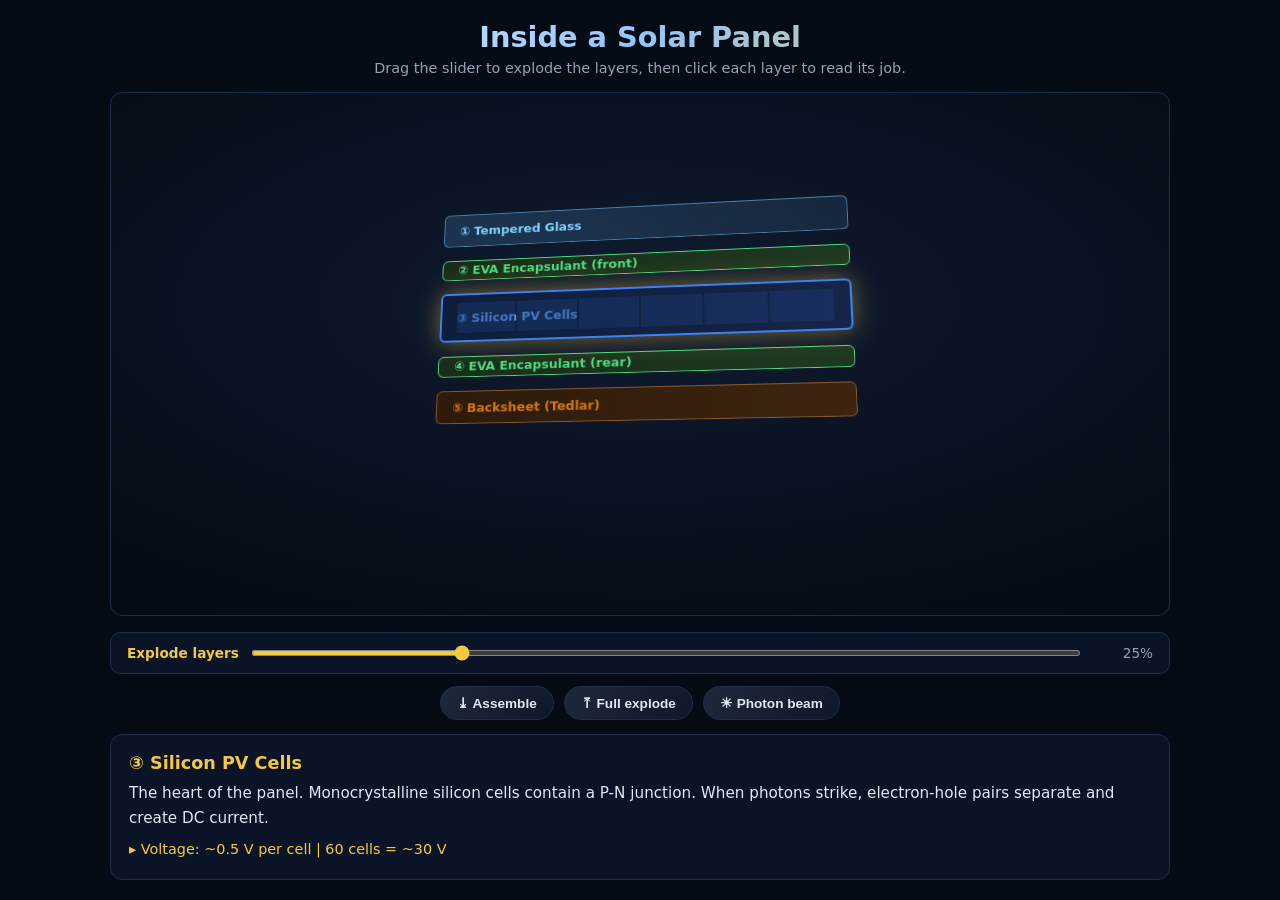
<file: course/en/interactive-exploded-panel.html>
<!DOCTYPE html>
<html lang="en">
<head>
  <meta charset="UTF-8">
  <meta name="viewport" content="width=device-width, initial-scale=1.0">
  <title>Interactive Solar Panel Layer Explorer</title>
  <style>
    :root {
      --bg: #050b14;
      --card: #0b1426;
      --border: #1e2d4a;
      --gold: #f5c842;
      --blue: #3b82f6;
      --teal: #14b8a6;
      --green: #22c55e;
      --orange: #f97316;
      --purple: #a855f7;
      --text: #e2e8f0;
      --muted: #94a3b8;
    }
    * { margin: 0; padding: 0; box-sizing: border-box; }
    body {
      background: var(--bg);
      color: var(--text);
      font-family: 'Segoe UI', system-ui, sans-serif;
      min-height: 100vh;
      display: flex;
      flex-direction: column;
    }
    .container {
      max-width: 1100px;
      margin: 0 auto;
      padding: 20px;
      width: 100%;
      flex: 1;
      display: flex;
      flex-direction: column;
    }
    header {
      text-align: center;
      margin-bottom: 16px;
    }
    h1 {
      font-size: clamp(1.2rem, 3vw, 1.8rem);
      font-weight: 800;
      background: linear-gradient(135deg, #fff 0%, #93c5fd 50%, var(--gold) 100%);
      -webkit-background-clip: text;
      -webkit-text-fill-color: transparent;
      margin-bottom: 6px;
    }
    .subtitle { font-size: 0.9rem; color: var(--muted); }

    .stage {
      position: relative;
      background: radial-gradient(ellipse 80% 70% at 50% 40%, #0f1b30 0%, #050b14 100%);
      border: 1px solid var(--border);
      border-radius: 12px;
      overflow: hidden;
      min-height: 420px;
      flex: 1;
      display: flex;
      align-items: center;
      justify-content: center;
      perspective: 900px;
    }

    .panel-stack {
      position: relative;
      width: min(420px, 80vw);
      height: 280px;
      transform-style: preserve-3d;
      transform: rotateX(12deg) rotateY(-8deg);
      transition: transform 0.4s ease;
    }

    .layer {
      position: absolute;
      left: 0;
      right: 0;
      border-radius: 6px;
      cursor: pointer;
      transition: top 0.5s cubic-bezier(0.34, 1.56, 0.64, 1), box-shadow 0.2s ease, filter 0.2s ease;
      display: flex;
      align-items: center;
      padding-left: 16px;
      font-size: 13px;
      font-weight: 700;
      color: rgba(255, 255, 255, 0.9);
      user-select: none;
    }
    .layer:hover { filter: brightness(1.15); }
    .layer.active { box-shadow: 0 0 24px rgba(245, 200, 66, 0.45); z-index: 10; }

    .layer-glass {
      top: 0;
      height: 36px;
      background: linear-gradient(90deg, rgba(100, 180, 255, 0.18), rgba(120, 200, 255, 0.1));
      border: 1.5px solid rgba(120, 200, 255, 0.55);
      color: #7dd3fc;
    }
    .layer-eva1 {
      top: 42px;
      height: 22px;
      background: linear-gradient(90deg, #1a2d1a, #1e3820);
      border: 1px solid #4ade80;
      color: #4ade80;
    }
    .layer-cells {
      top: 70px;
      height: 52px;
      background: linear-gradient(90deg, #0d1e3a, #162448);
      border: 2px solid #3b82f6;
      color: #60a5fa;
      display: flex;
      flex-direction: column;
      justify-content: center;
      align-items: flex-start;
    }
    .cell-grid {
      position: absolute;
      inset: 8px 16px 8px 16px;
      display: grid;
      grid-template-columns: repeat(6, 1fr);
      gap: 2px;
      opacity: 0.5;
      pointer-events: none;
    }
    .cell { background: rgba(30, 60, 120, 0.85); border-radius: 1px; }
    .layer-eva2 {
      top: 128px;
      height: 22px;
      background: linear-gradient(90deg, #1a2d1a, #1e3820);
      border: 1px solid #4ade80;
      color: #4ade80;
    }
    .layer-back {
      top: 156px;
      height: 34px;
      background: linear-gradient(90deg, #2d1a0a, #3d2510);
      border: 1px solid #8b5a2b;
      color: #d97706;
    }

    /* Exploded positions (controlled by slider) */
    .explode-hint {
      position: absolute;
      left: calc(100% + 18px);
      top: 50%;
      transform: translateY(-50%);
      font-size: 18px;
      color: rgba(255, 255, 255, 0.12);
      display: flex;
      flex-direction: column;
      align-items: center;
      gap: 2px;
    }

    .photon-beam {
      position: absolute;
      top: -40px;
      left: 50%;
      transform: translateX(-50%);
      width: 60px;
      height: 40px;
      background: linear-gradient(180deg, rgba(245, 200, 66, 0.6), transparent);
      border-radius: 50% 50% 0 0;
      opacity: 0;
      pointer-events: none;
      transition: opacity 0.3s ease;
    }
    .photon-beam.on { opacity: 1; }

    .controls {
      display: flex;
      flex-direction: column;
      gap: 12px;
      margin-top: 16px;
    }
    .slider-row {
      display: flex;
      align-items: center;
      gap: 12px;
      background: var(--card);
      border: 1px solid var(--border);
      border-radius: 10px;
      padding: 12px 16px;
    }
    .slider-row label { font-size: 0.85rem; color: var(--gold); font-weight: 700; white-space: nowrap; }
    input[type=range] {
      flex: 1;
      accent-color: var(--gold);
      height: 6px;
      background: #1e293b;
      border-radius: 3px;
      outline: none;
    }
    .value { font-size: 0.85rem; color: var(--muted); min-width: 60px; text-align: right; }

    .btn-row {
      display: flex;
      justify-content: center;
      gap: 10px;
      flex-wrap: wrap;
    }
    .btn {
      background: linear-gradient(135deg, #1e293b, #0f172a);
      border: 1px solid var(--border);
      color: var(--text);
      padding: 8px 16px;
      border-radius: 999px;
      cursor: pointer;
      font-size: 0.85rem;
      font-weight: 600;
      transition: all 0.2s ease;
      display: inline-flex;
      align-items: center;
      gap: 6px;
    }
    .btn:hover, .btn.active { border-color: var(--gold); color: var(--gold); background: rgba(245, 200, 66, 0.1); }

    .info-panel {
      background: var(--card);
      border: 1px solid var(--border);
      border-radius: 12px;
      padding: 18px;
      margin-top: 14px;
      min-height: 110px;
    }
    .info-panel h2 {
      font-size: 1.1rem;
      color: var(--gold);
      margin-bottom: 8px;
    }
    .info-panel p { font-size: 0.95rem; line-height: 1.6; color: var(--text); }
    .info-panel .hint { color: var(--muted); font-size: 0.9rem; }

    @media (max-width: 640px) {
      .panel-stack { transform: rotateX(8deg) rotateY(-4deg); }
      .explode-hint { display: none; }
    }
  </style>
</head>
<body>
  <div class="container">
    <header>
      <h1>Inside a Solar Panel</h1>
      <div class="subtitle">Drag the slider to explode the layers, then click each layer to read its job.</div>
    </header>

    <div class="stage">
      <div class="photon-beam" id="photonBeam"></div>
      <div class="panel-stack" id="stack">
        <div class="layer layer-glass" data-id="glass" tabindex="0" role="button" aria-label="Tempered glass layer">
          ① Tempered Glass
        </div>
        <div class="layer layer-eva1" data-id="eva1" tabindex="0" role="button" aria-label="Front EVA encapsulant layer">
          ② EVA Encapsulant (front)
        </div>
        <div class="layer layer-cells" data-id="cells" tabindex="0" role="button" aria-label="Silicon PV cells layer">
          ③ Silicon PV Cells
          <div class="cell-grid">
            <div class="cell"></div><div class="cell"></div><div class="cell"></div><div class="cell"></div><div class="cell"></div><div class="cell"></div>
          </div>
        </div>
        <div class="layer layer-eva2" data-id="eva2" tabindex="0" role="button" aria-label="Rear EVA encapsulant layer">
          ④ EVA Encapsulant (rear)
        </div>
        <div class="layer layer-back" data-id="back" tabindex="0" role="button" aria-label="Backsheet layer">
          ⑤ Backsheet (Tedlar)
        </div>
      </div>
      <div class="explode-hint">
        <span>↕</span>
        <span style="font-size:10px;letter-spacing:2px">EXPLODE</span>
      </div>
    </div>

    <div class="controls">
      <div class="slider-row">
        <label for="explode">Explode layers</label>
        <input id="explode" type="range" min="0" max="100" value="0" aria-label="Layer separation">
        <span class="value" id="explodeVal">0%</span>
      </div>
      <div class="btn-row">
        <button class="btn" id="assembleBtn">⤓ Assemble</button>
        <button class="btn" id="explodeBtn">⤒ Full explode</button>
        <button class="btn" id="photonBtn">☀ Photon beam</button>
      </div>
    </div>

    <div class="info-panel" id="infoPanel">
      <h2>🖱 Tap a layer</h2>
      <p class="hint">Use the slider to spread the five layers apart, then click any layer to learn its purpose.</p>
    </div>
  </div>

  <script>
    const layers = {
      glass: {
        title: '① Tempered Glass Cover',
        body: 'The sun-facing shield. 3.2 mm low-iron tempered glass with an anti-reflective coating lets in more than 91% of incoming light while protecting the cells from hail, dust, and wind.',
        stat: 'Transmittance: ~91.5% | IEC 61215 rated'
      },
      eva1: {
        title: '② Front EVA Encapsulant',
        body: 'A transparent thermoplastic layer that bonds the glass to the silicon cells. It seals out moisture and UV while letting photons pass through to the cells.',
        stat: 'Material: Ethylene Vinyl Acetate | UV stable'
      },
      cells: {
        title: '③ Silicon PV Cells',
        body: 'The heart of the panel. Monocrystalline silicon cells contain a P-N junction. When photons strike, electron-hole pairs separate and create DC current.',
        stat: 'Voltage: ~0.5 V per cell | 60 cells = ~30 V'
      },
      eva2: {
        title: '④ Rear EVA Encapsulant',
        body: 'A second EVA layer seals the cells to the backsheet. It provides electrical insulation and protects the cell rear from humidity and mechanical stress.',
        stat: 'Same material as front EVA | Adds insulation'
      },
      back: {
        title: '⑤ Backsheet (Tedlar)',
        body: 'A tough white polymer film on the rear. It reflects unused light back toward the cells, acts as a moisture barrier, and provides electrical safety insulation.',
        stat: 'Material: Tedlar/PVF | Reflects stray photons'
      }
    };

    const stack = document.getElementById('stack');
    const slider = document.getElementById('explode');
    const explodeVal = document.getElementById('explodeVal');
    const infoPanel = document.getElementById('infoPanel');
    const photonBeam = document.getElementById('photonBeam');

    const layerEls = [...document.querySelectorAll('.layer')];
    const baseTops = layerEls.map(el => parseInt(el.style.top || getComputedStyle(el).top));

    function renderInfo(id) {
      const l = layers[id];
      layerEls.forEach(el => el.classList.remove('active'));
      document.querySelector(`.layer[data-id="${id}"]`).classList.add('active');
      infoPanel.innerHTML = `
        <h2>${l.title}</h2>
        <p>${l.body}</p>
        <p style="margin-top:8px;color:var(--gold);font-size:0.9rem;">▸ ${l.stat}</p>
      `;
    }

    function updateStack(percent) {
      explodeVal.textContent = percent + '%';
      layerEls.forEach((el, i) => {
        const offset = (percent / 100) * (i - 2) * 34;
        el.style.top = `${baseTops[i] + offset}px`;
      });
    }

    slider.addEventListener('input', e => updateStack(parseInt(e.target.value)));

    document.getElementById('assembleBtn').addEventListener('click', () => {
      slider.value = 0;
      updateStack(0);
    });
    document.getElementById('explodeBtn').addEventListener('click', () => {
      slider.value = 100;
      updateStack(100);
    });
    document.getElementById('photonBtn').addEventListener('click', () => {
      photonBeam.classList.toggle('on');
      document.getElementById('photonBtn').classList.toggle('active', photonBeam.classList.contains('on'));
    });

    layerEls.forEach(el => {
      el.addEventListener('click', () => renderInfo(el.dataset.id));
      el.addEventListener('keydown', e => { if (e.key === 'Enter' || e.key === ' ') renderInfo(el.dataset.id); });
    });

    renderInfo('cells');
    updateStack(25);
    slider.value = 25;
  </script>
</body>
</html>
</file>
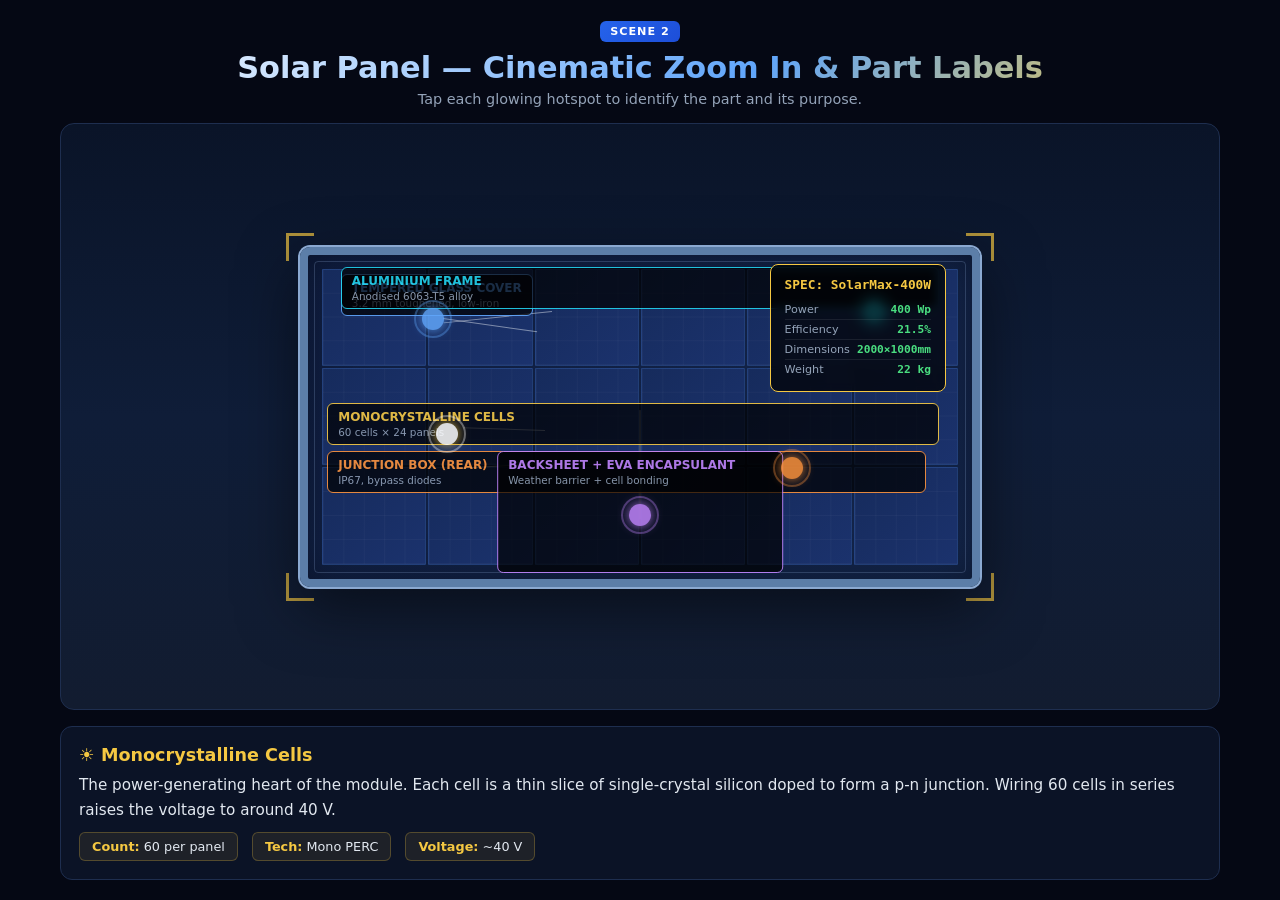
<file: course/en/interactive-panel-labels.html>
<!DOCTYPE html>
<html lang="en">
<head>
  <meta charset="UTF-8">
  <meta name="viewport" content="width=device-width, initial-scale=1.0">
  <title>Solar Panel — Cinematic Zoom In & Part Labels</title>
  <style>
    :root {
      --bg: #050814;
      --card: #0b1326;
      --border: #1e2e4f;
      --gold: #f5c842;
      --blue: #60a5fa;
      --cyan: #22d3ee;
      --green: #4ade80;
      --orange: #fb923c;
      --purple: #c084fc;
      --red: #f87171;
      --text: #e2e8f0;
      --muted: #94a3b8;
    }
    * { margin: 0; padding: 0; box-sizing: border-box; }
    body {
      background: var(--bg);
      color: var(--text);
      font-family: 'Segoe UI', system-ui, sans-serif;
      min-height: 100vh;
      display: flex;
      flex-direction: column;
    }
    .container {
      max-width: 1200px;
      margin: 0 auto;
      padding: 20px;
      width: 100%;
      flex: 1;
      display: flex;
      flex-direction: column;
    }
    header { text-align: center; margin-bottom: 16px; }
    .scene-tag {
      display: inline-block;
      background: linear-gradient(135deg, #2563eb, #1d4ed8);
      color: #fff;
      font-size: 0.7rem;
      font-weight: 800;
      letter-spacing: 1px;
      text-transform: uppercase;
      padding: 4px 10px;
      border-radius: 6px;
      margin-bottom: 8px;
    }
    h1 {
      font-size: clamp(1.2rem, 3vw, 1.9rem);
      font-weight: 800;
      background: linear-gradient(135deg, #fff 0%, var(--blue) 60%, var(--gold) 100%);
      -webkit-background-clip: text;
      -webkit-text-fill-color: transparent;
    }
    .subtitle { font-size: 0.9rem; color: var(--muted); margin-top: 6px; }

    .stage {
      position: relative;
      background: linear-gradient(180deg, #0a1428 0%, #0f1d38 50%, #121c30 100%);
      border: 1px solid var(--border);
      border-radius: 14px;
      overflow: hidden;
      min-height: 420px;
      flex: 1;
      display: flex;
      align-items: center;
      justify-content: center;
      padding: 24px;
    }
    .panel-scene {
      position: relative;
      width: min(680px, 92vw);
      aspect-ratio: 2 / 1;
      animation: zoomIn 1.2s cubic-bezier(0.22, 1, 0.36, 1) both;
    }
    @keyframes zoomIn {
      from { transform: scale(0.92); opacity: 0; }
      to { transform: scale(1); opacity: 1; }
    }
    .panel-frame {
      position: absolute;
      inset: 0;
      border-radius: 10px;
      border: 8px solid #5c7ea8;
      background: linear-gradient(135deg, #0f1d40, #13254a);
      box-shadow:
        0 0 0 2px #8ba9d1,
        0 20px 60px rgba(0,0,0,0.5),
        inset 0 0 40px rgba(0,0,0,0.35);
    }
    .panel-frame::after {
      content: '';
      position: absolute;
      inset: 6px;
      border: 1px solid rgba(139,169,209,0.25);
      border-radius: 4px;
      pointer-events: none;
    }
    .cells {
      position: absolute;
      inset: 14px;
      display: grid;
      grid-template-columns: repeat(6, 1fr);
      grid-template-rows: repeat(3, 1fr);
      gap: 2px;
    }
    .cell {
      background: linear-gradient(135deg, #162b5c, #1b326d);
      border: 1px solid rgba(96,165,250,0.15);
      border-radius: 1px;
      position: relative;
    }
    .cell::after {
      content: '';
      position: absolute;
      inset: 0;
      background: linear-gradient(90deg, rgba(255,255,255,0.05) 1px, transparent 1px),
                  linear-gradient(0deg, rgba(255,255,255,0.05) 1px, transparent 1px);
      background-size: 20% 25%;
      opacity: 0.6;
    }

    .corner-bracket {
      position: absolute;
      width: 28px;
      height: 28px;
      border-color: var(--gold);
      border-style: solid;
      border-width: 0;
      opacity: 0.7;
    }
    .corner-bracket.tl { top: -14px; left: -14px; border-top-width: 3px; border-left-width: 3px; }
    .corner-bracket.tr { top: -14px; right: -14px; border-top-width: 3px; border-right-width: 3px; }
    .corner-bracket.bl { bottom: -14px; left: -14px; border-bottom-width: 3px; border-left-width: 3px; }
    .corner-bracket.br { bottom: -14px; right: -14px; border-bottom-width: 3px; border-right-width: 3px; }

    .hotspot {
      position: absolute;
      width: 22px;
      height: 22px;
      border-radius: 50%;
      cursor: pointer;
      z-index: 10;
      transition: transform 0.2s ease;
    }
    .hotspot:hover { transform: scale(1.25); }
    .hotspot::before {
      content: '';
      position: absolute;
      inset: 0;
      border-radius: 50%;
      background: currentColor;
      opacity: 0.85;
      box-shadow: 0 0 12px currentColor;
    }
    .hotspot::after {
      content: '';
      position: absolute;
      inset: -8px;
      border-radius: 50%;
      border: 2px solid currentColor;
      opacity: 0.35;
      animation: pulse 2s ease-out infinite;
    }
    @keyframes pulse {
      0% { transform: scale(0.6); opacity: 0.5; }
      100% { transform: scale(1.8); opacity: 0; }
    }
    .hotspot.active::after { animation: pulse 1s ease-out infinite; border-color: #fff; }
    .hotspot.active::before { background: #fff; }

    .label {
      position: absolute;
      background: rgba(0,0,0,0.78);
      border: 1px solid currentColor;
      border-radius: 6px;
      padding: 6px 10px;
      font-size: 0.75rem;
      font-weight: 700;
      color: currentColor;
      white-space: nowrap;
      pointer-events: none;
      z-index: 8;
      opacity: 0.9;
    }
    .label small {
      display: block;
      font-size: 0.65rem;
      font-weight: 400;
      color: var(--muted);
      margin-top: 2px;
    }

    .connector {
      position: absolute;
      height: 1px;
      background: currentColor;
      opacity: 0.5;
      transform-origin: left center;
      pointer-events: none;
      z-index: 7;
    }

    /* hotspot positions */
    .hs-glass { top: 18%; left: 18%; color: var(--blue); }
    .hs-glass ~ .connector { top: 21%; left: 21%; width: 14%; transform: rotate(8deg); }
    .hs-glass ~ .label { top: 8%; left: 6%; border-color: var(--blue); color: var(--blue); }

    .hs-frame { top: 16%; right: 14%; color: var(--cyan); }
    .hs-frame ~ .connector { top: 19%; right: 16%; width: 16%; transform: rotate(-6deg); transform-origin: right center; }
    .hs-frame ~ .label { top: 6%; right: 6%; border-color: var(--cyan); color: var(--cyan); }

    .hs-cells { top: 52%; left: 20%; color: var(--gold); }
    .hs-cells ~ .connector { top: 54%; left: 24%; width: 12%; transform: rotate(2deg); }
    .hs-cells ~ .label { top: 46%; left: 4%; border-color: var(--gold); color: var(--gold); }

    .hs-jbox { top: 62%; right: 26%; color: var(--orange); }
    .hs-jbox ~ .connector { top: 64%; right: 28%; width: 10%; transform: rotate(-3deg); transform-origin: right center; }
    .hs-jbox ~ .label { top: 60%; right: 8%; border-color: var(--orange); color: var(--orange); }

    .hs-backsheet { bottom: 18%; left: 50%; transform: translateX(-50%); color: var(--purple); }
    .hs-backsheet ~ .connector { bottom: 22%; left: 50%; width: 16%; transform: translateX(-50%) rotate(90deg); transform-origin: center; }
    .hs-backsheet ~ .label { bottom: 4%; left: 50%; transform: translateX(-50%); border-color: var(--purple); color: var(--purple); }

    .spec-card {
      position: absolute;
      top: 5%;
      right: 5%;
      background: rgba(0,0,0,0.72);
      border: 1px solid var(--gold);
      border-radius: 8px;
      padding: 12px 14px;
      min-width: 170px;
      z-index: 12;
      backdrop-filter: blur(4px);
    }
    .spec-card h3 {
      font-size: 0.8rem;
      color: var(--gold);
      margin-bottom: 8px;
      font-family: monospace;
    }
    .spec-row {
      display: flex;
      justify-content: space-between;
      font-size: 0.7rem;
      padding: 3px 0;
      border-bottom: 1px solid rgba(255,255,255,0.08);
    }
    .spec-row:last-child { border: none; }
    .spec-row span:first-child { color: var(--muted); }
    .spec-row span:last-child { color: var(--green); font-weight: 700; font-family: monospace; }

    .info-panel {
      background: var(--card);
      border: 1px solid var(--border);
      border-radius: 12px;
      padding: 18px;
      margin-top: 16px;
      min-height: 110px;
    }
    .info-panel h2 {
      font-size: 1.1rem;
      color: var(--gold);
      margin-bottom: 8px;
      display: flex;
      align-items: center;
      gap: 8px;
    }
    .info-panel p { font-size: 0.95rem; line-height: 1.6; }
    .info-panel .hint { color: var(--muted); }
    .stats {
      display: flex;
      gap: 14px;
      flex-wrap: wrap;
      margin-top: 10px;
    }
    .stat {
      background: rgba(245,200,66,0.08);
      border: 1px solid rgba(245,200,66,0.25);
      border-radius: 6px;
      padding: 6px 12px;
      font-size: 0.8rem;
    }
    .stat strong { color: var(--gold); }

    @media (max-width: 720px) {
      .stage { min-height: 360px; padding: 14px; }
      .spec-card { top: 3%; right: 3%; padding: 8px 10px; min-width: 140px; }
      .spec-card h3 { font-size: 0.7rem; }
      .spec-row { font-size: 0.6rem; }
      .label { font-size: 0.65rem; padding: 4px 6px; }
      .label small { font-size: 0.55rem; }
    }
  </style>
</head>
<body>
  <div class="container">
    <header>
      <div class="scene-tag">Scene 2</div>
      <h1>Solar Panel — Cinematic Zoom In & Part Labels</h1>
      <div class="subtitle">Tap each glowing hotspot to identify the part and its purpose.</div>
    </header>

    <div class="stage" id="stage">
      <div class="panel-scene" id="panelScene">
        <div class="corner-bracket tl"></div>
        <div class="corner-bracket tr"></div>
        <div class="corner-bracket bl"></div>
        <div class="corner-bracket br"></div>

        <div class="panel-frame">
          <div class="cells">
            <div class="cell"></div><div class="cell"></div><div class="cell"></div><div class="cell"></div><div class="cell"></div><div class="cell"></div>
            <div class="cell"></div><div class="cell"></div><div class="cell"></div><div class="cell"></div><div class="cell"></div><div class="cell"></div>
            <div class="cell"></div><div class="cell"></div><div class="cell"></div><div class="cell"></div><div class="cell"></div><div class="cell"></div>
          </div>
        </div>

        <div class="hotspot hs-glass" data-id="glass" role="button" tabindex="0" aria-label="Tempered glass cover"></div>
        <div class="connector" style="top:21%;left:21%;width:14%;transform:rotate(8deg)"></div>
        <div class="label" style="top:8%;left:6%">TEMPERED GLASS COVER<small>3.2 mm toughened, low-iron</small></div>

        <div class="hotspot hs-frame" data-id="frame" role="button" tabindex="0" aria-label="Aluminium frame"></div>
        <div class="connector" style="top:19%;right:16%;width:16%;transform:rotate(-6deg);transform-origin:right center"></div>
        <div class="label" style="top:6%;right:6%">ALUMINIUM FRAME<small>Anodised 6063-T5 alloy</small></div>

        <div class="hotspot hs-cells" data-id="cells" role="button" tabindex="0" aria-label="Monocrystalline cells"></div>
        <div class="connector" style="top:54%;left:24%;width:12%;transform:rotate(2deg)"></div>
        <div class="label" style="top:46%;left:4%">MONOCRYSTALLINE CELLS<small>60 cells × 24 panels</small></div>

        <div class="hotspot hs-jbox" data-id="jbox" role="button" tabindex="0" aria-label="Junction box"></div>
        <div class="connector" style="top:64%;right:28%;width:10%;transform:rotate(-3deg);transform-origin:right center"></div>
        <div class="label" style="top:60%;right:8%">JUNCTION BOX (REAR)<small>IP67, bypass diodes</small></div>

        <div class="hotspot hs-backsheet" data-id="backsheet" role="button" tabindex="0" aria-label="Backsheet and EVA"></div>
        <div class="connector" style="bottom:22%;left:50%;width:16%;transform:translateX(-50%) rotate(90deg);transform-origin:center"></div>
        <div class="label" style="bottom:4%;left:50%;transform:translateX(-50%)">BACKSHEET + EVA ENCAPSULANT<small>Weather barrier + cell bonding</small></div>

        <div class="spec-card">
          <h3>SPEC: SolarMax-400W</h3>
          <div class="spec-row"><span>Power</span><span>400 Wp</span></div>
          <div class="spec-row"><span>Efficiency</span><span>21.5%</span></div>
          <div class="spec-row"><span>Dimensions</span><span>2000×1000mm</span></div>
          <div class="spec-row"><span>Weight</span><span>22 kg</span></div>
        </div>
      </div>
    </div>

    <div class="info-panel" id="infoPanel">
      <h2>🖱 Tap a hotspot</h2>
      <p class="hint">Click any pulsing dot on the panel to reveal what that layer does and why it matters.</p>
    </div>
  </div>

  <script>
    const parts = {
      glass: {
        title: '🛡 Tempered Glass Cover',
        body: 'The front-facing protective sheet is 3.2 mm low-iron toughened glass. It transmits more than 91% of incoming sunlight while shielding the cells from hail, dust, moisture and mechanical loads.',
        stats: ['Thickness: 3.2 mm', 'Transmission: >91%', 'Type: Low-iron tempered']
      },
      frame: {
        title: '🔲 Aluminium Frame',
        body: 'An anodised 6063-T5 aluminium frame gives the module its structural rigidity, allows rooftop mounting via clamps, and provides electrical grounding continuity.',
        stats: ['Alloy: 6063-T5', 'Finish: Anodised', 'Role: Mount + ground']
      },
      cells: {
        title: '☀ Monocrystalline Cells',
        body: 'The power-generating heart of the module. Each cell is a thin slice of single-crystal silicon doped to form a p-n junction. Wiring 60 cells in series raises the voltage to around 40 V.',
        stats: ['Count: 60 per panel', 'Tech: Mono PERC', 'Voltage: ~40 V']
      },
      jbox: {
        title: '🔌 Junction Box (Rear)',
        body: 'Mounted on the back, the junction box houses bypass diodes that protect the cell string from hot-spots when partial shade occurs. It is the point where string cables connect.',
        stats: ['Rating: IP67', 'Diodes: 3 bypass', 'Cables: MC4 connectors']
      },
      backsheet: {
        title: '🛡 Backsheet + EVA Encapsulant',
        body: 'The white backsheet reflects light back into cells and insulates electrically. EVA (ethylene-vinyl acetate) films laminated around the cells bond everything together and seal out moisture for 25+ years.',
        stats: ['Backsheet: PET/TPT', 'EVA: 0.5 mm sheets', 'Warranty: 25 years']
      }
    };

    const infoPanel = document.getElementById('infoPanel');
    const hotspots = document.querySelectorAll('.hotspot');

    function showPart(id) {
      const p = parts[id];
      if (!p) return;
      hotspots.forEach(h => h.classList.remove('active'));
      document.querySelector(`.hotspot[data-id="${id}"]`).classList.add('active');
      infoPanel.innerHTML = `
        <h2>${p.title}</h2>
        <p>${p.body}</p>
        <div class="stats">${p.stats.map(s => `<div class="stat"><strong>${s.split(':')[0]}:</strong> ${s.split(':')[1]}</div>`).join('')}</div>
      `;
    }

    hotspots.forEach(h => {
      h.addEventListener('click', e => { e.stopPropagation(); showPart(h.dataset.id); });
      h.addEventListener('keydown', e => { if (e.key === 'Enter' || e.key === ' ') { e.preventDefault(); showPart(h.dataset.id); } });
    });

    // default
    showPart('cells');
  </script>
</body>
</html>
</file>
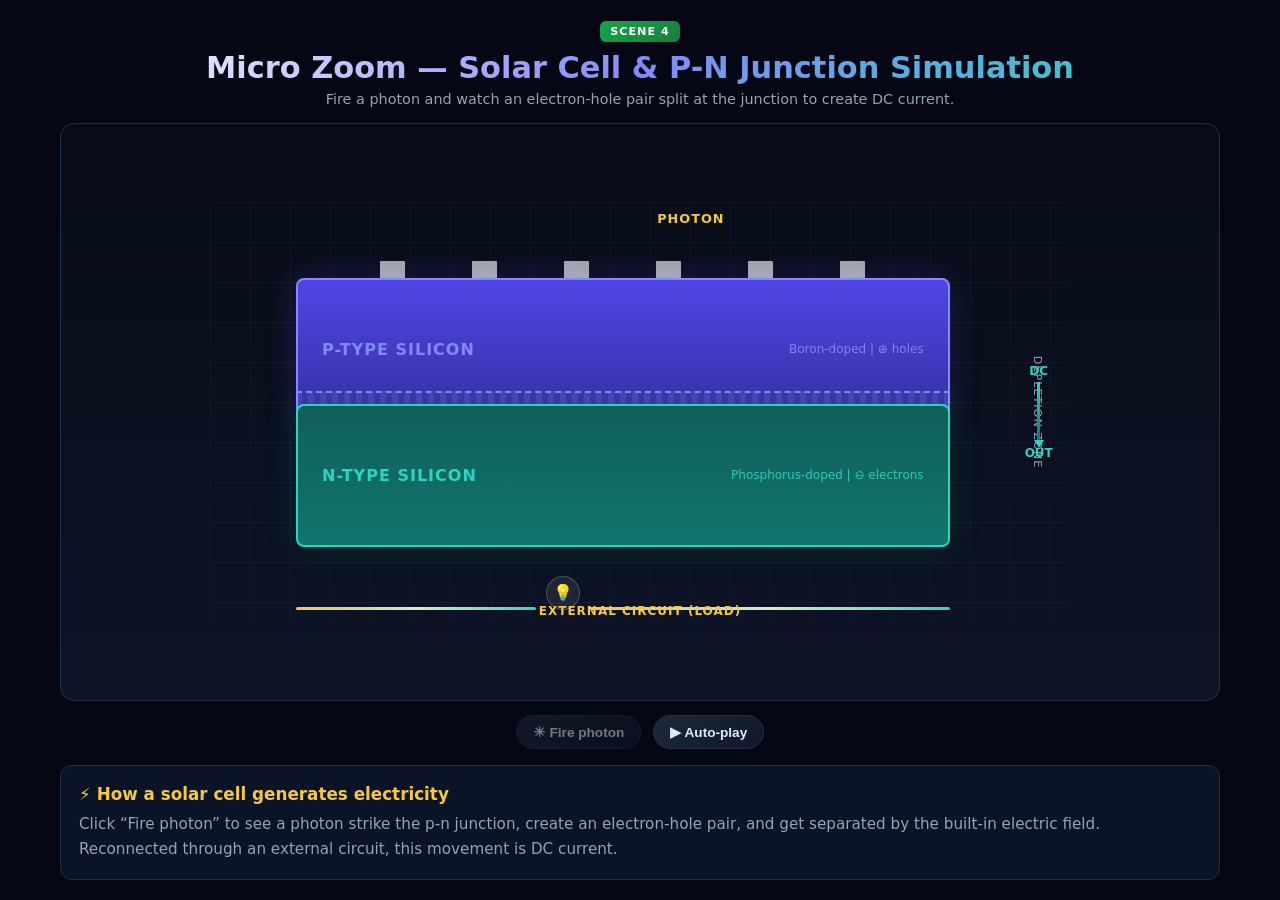
<file: course/en/interactive-pn-junction.html>
<!DOCTYPE html>
<html lang="en">
<head>
  <meta charset="UTF-8">
  <meta name="viewport" content="width=device-width, initial-scale=1.0">
  <title>Micro Zoom — Solar Cell & P-N Junction Simulation</title>
  <style>
    :root {
      --bg: #050814;
      --card: #0b1326;
      --border: #1e2e4f;
      --gold: #f5c842;
      --blue: #60a5fa;
      --p-color: #4f46e5;
      --p-light: #818cf8;
      --n-color: #0f766e;
      --n-light: #2dd4bf;
      --text: #e2e8f0;
      --muted: #94a3b8;
    }
    * { margin: 0; padding: 0; box-sizing: border-box; }
    body {
      background: var(--bg);
      color: var(--text);
      font-family: 'Segoe UI', system-ui, sans-serif;
      min-height: 100vh;
      display: flex;
      flex-direction: column;
    }
    .container {
      max-width: 1200px;
      margin: 0 auto;
      padding: 20px;
      width: 100%;
      flex: 1;
      display: flex;
      flex-direction: column;
    }
    header { text-align: center; margin-bottom: 16px; }
    .scene-tag {
      display: inline-block;
      background: linear-gradient(135deg, #16a34a, #15803d);
      color: #fff;
      font-size: 0.7rem;
      font-weight: 800;
      letter-spacing: 1px;
      text-transform: uppercase;
      padding: 4px 10px;
      border-radius: 6px;
      margin-bottom: 8px;
    }
    h1 {
      font-size: clamp(1.2rem, 3vw, 1.9rem);
      font-weight: 800;
      background: linear-gradient(135deg, #fff 0%, var(--p-light) 50%, var(--n-light) 100%);
      -webkit-background-clip: text;
      -webkit-text-fill-color: transparent;
    }
    .subtitle { font-size: 0.9rem; color: var(--muted); margin-top: 6px; }

    .stage {
      position: relative;
      background: linear-gradient(180deg, #080c18 0%, #0d1426 100%);
      border: 1px solid var(--border);
      border-radius: 14px;
      overflow: hidden;
      min-height: 420px;
      flex: 1;
      display: flex;
      align-items: center;
      justify-content: center;
    }
    .sim {
      position: relative;
      width: min(860px, 96vw);
      height: min(420px, 58vw);
    }

    /* Grid background */
    .grid {
      position: absolute;
      inset: 0;
      background-image:
        linear-gradient(rgba(255,255,255,0.03) 1px, transparent 1px),
        linear-gradient(90deg, rgba(255,255,255,0.03) 1px, transparent 1px);
      background-size: 40px 40px;
      pointer-events: none;
    }

    /* Silicon layers */
    .layer {
      position: absolute;
      left: 10%;
      right: 14%;
      height: 34%;
      border-radius: 8px;
      display: flex;
      align-items: center;
      justify-content: space-between;
      padding: 0 24px;
      font-weight: 800;
      letter-spacing: 1px;
      text-transform: uppercase;
      overflow: hidden;
    }
    .layer .doping {
      font-size: 0.75rem;
      font-weight: 500;
      text-transform: none;
      letter-spacing: 0;
      opacity: 0.9;
    }
    .p-layer {
      top: 18%;
      background: linear-gradient(180deg, var(--p-color), #3730a3);
      border: 2px solid var(--p-light);
      box-shadow: 0 0 30px rgba(79,70,229,0.25);
      color: var(--p-light);
    }
    .n-layer {
      bottom: 18%;
      background: linear-gradient(180deg, #115e59, var(--n-color));
      border: 2px solid var(--n-light);
      box-shadow: 0 0 30px rgba(15,118,110,0.25);
      color: var(--n-light);
    }

    /* Busbars */
    .busbars {
      position: absolute;
      top: 14%;
      left: 12%;
      right: 16%;
      height: 8%;
      display: flex;
      justify-content: space-evenly;
      pointer-events: none;
    }
    .busbar {
      width: 4%;
      height: 100%;
      background: linear-gradient(180deg, #c0c0c0, #e5e7eb);
      border-radius: 1px;
      opacity: 0.85;
    }

    /* Depletion zone */
    .depletion {
      position: absolute;
      left: 10%;
      right: 14%;
      top: 50%;
      height: 10%;
      transform: translateY(-50%);
      background: repeating-linear-gradient(90deg, rgba(255,255,255,0.08) 0 6px, transparent 6px 12px);
      border-top: 2px dashed var(--p-light);
      border-bottom: 2px dashed var(--n-light);
      pointer-events: none;
    }
    .depletion-label {
      position: absolute;
      right: 3%;
      top: 50%;
      transform: translateY(-50%);
      color: var(--muted);
      font-size: 0.7rem;
      letter-spacing: 1px;
      writing-mode: vertical-rl;
      text-orientation: mixed;
    }

    /* Charges */
    .charges {
      position: absolute;
      inset: 0;
      pointer-events: none;
    }
    .charge {
      position: absolute;
      width: 22px;
      height: 22px;
      border-radius: 50%;
      display: flex;
      align-items: center;
      justify-content: center;
      font-size: 14px;
      font-weight: 800;
      box-shadow: 0 0 10px currentColor;
    }
    .hole {
      background: rgba(245,200,66,0.15);
      border: 2px solid var(--gold);
      color: var(--gold);
    }
    .electron {
      background: rgba(45,212,191,0.15);
      border: 2px solid var(--n-light);
      color: var(--n-light);
    }

    /* Photon ray */
    .photon {
      position: absolute;
      top: 0;
      left: 50%;
      width: 3px;
      height: 18%;
      background: linear-gradient(180deg, var(--gold), transparent);
      transform: translateX(-50%);
      border-radius: 2px;
      opacity: 0;
    }
    .photon::before {
      content: '☀';
      position: absolute;
      top: -6px;
      left: 50%;
      transform: translateX(-50%);
      font-size: 16px;
      color: var(--gold);
      text-shadow: 0 0 12px var(--gold);
    }
    .photon-label {
      position: absolute;
      top: 2%;
      left: 52%;
      color: var(--gold);
      font-size: 0.8rem;
      font-weight: 700;
      letter-spacing: 1px;
    }

    /* DC out arrow */
    .dc-out {
      position: absolute;
      right: 2%;
      top: 50%;
      transform: translateY(-50%);
      display: flex;
      flex-direction: column;
      align-items: center;
      gap: 4px;
      color: var(--n-light);
      font-size: 0.75rem;
      font-weight: 700;
    }
    .dc-out .arrow {
      width: 3px;
      height: 60px;
      background: linear-gradient(180deg, var(--n-light), var(--n-color));
      position: relative;
    }
    .dc-out .arrow::after {
      content: '';
      position: absolute;
      bottom: -6px;
      left: 50%;
      transform: translateX(-50%);
      border-left: 5px solid transparent;
      border-right: 5px solid transparent;
      border-top: 8px solid var(--n-light);
    }

    /* External circuit */
    .circuit {
      position: absolute;
      bottom: 3%;
      left: 10%;
      right: 14%;
      height: 12%;
      display: flex;
      align-items: flex-end;
      justify-content: center;
      gap: 10px;
    }
    .circuit-line {
      flex: 1;
      height: 3px;
      background: linear-gradient(90deg, var(--gold), var(--n-light));
      border-radius: 2px;
      position: relative;
      overflow: hidden;
    }
    .circuit-line::after {
      content: '';
      position: absolute;
      inset: 0;
      background: linear-gradient(90deg, transparent, rgba(255,255,255,0.6), transparent);
      animation: flow 1.4s linear infinite;
    }
    @keyframes flow {
      from { transform: translateX(-100%); }
      to { transform: translateX(100%); }
    }
    .load-icon {
      width: 34px;
      height: 34px;
      background: rgba(255,255,255,0.08);
      border: 1px solid rgba(255,255,255,0.2);
      border-radius: 50%;
      display: flex;
      align-items: center;
      justify-content: center;
      font-size: 16px;
    }
    .circuit-label {
      position: absolute;
      bottom: 1%;
      left: 50%;
      transform: translateX(-50%);
      color: var(--gold);
      font-size: 0.75rem;
      font-weight: 700;
      letter-spacing: 1px;
    }

    /* Action button */
    .controls {
      display: flex;
      justify-content: center;
      gap: 12px;
      margin-top: 14px;
      flex-wrap: wrap;
    }
    .btn {
      background: linear-gradient(135deg, #1e293b, #0f172a);
      border: 1px solid var(--border);
      color: var(--text);
      padding: 8px 16px;
      border-radius: 999px;
      cursor: pointer;
      font-size: 0.85rem;
      font-weight: 600;
      transition: all 0.2s ease;
      display: inline-flex;
      align-items: center;
      gap: 6px;
    }
    .btn:hover { border-color: var(--gold); color: var(--gold); }
    .btn:disabled { opacity: 0.5; cursor: not-allowed; }

    /* Pair text */
    .pair-text {
      position: absolute;
      top: 46%;
      left: 50%;
      transform: translate(-50%, -50%);
      color: var(--gold);
      font-size: 0.75rem;
      font-weight: 700;
      text-shadow: 0 0 10px rgba(245,200,66,0.5);
      opacity: 0;
      pointer-events: none;
      white-space: nowrap;
    }

    /* Info panel */
    .info-panel {
      background: var(--card);
      border: 1px solid var(--border);
      border-radius: 12px;
      padding: 18px;
      margin-top: 16px;
      min-height: 110px;
    }
    .info-panel h2 {
      font-size: 1.05rem;
      color: var(--gold);
      margin-bottom: 8px;
    }
    .info-panel p { font-size: 0.95rem; line-height: 1.6; }
    .info-panel .hint { color: var(--muted); }

    @keyframes photonDrop {
      0% { top: 0; opacity: 0; }
      20% { opacity: 1; }
      80% { opacity: 1; }
      100% { top: 48%; opacity: 0; }
    }
    @keyframes electronMove {
      0% { transform: translate(0, 0); opacity: 0; }
      20% { opacity: 1; }
      100% { transform: translate(120px, 55px); opacity: 1; }
    }
    @keyframes holeMove {
      0% { transform: translate(0, 0); opacity: 0; }
      20% { opacity: 1; }
      100% { transform: translate(-80px, -45px); opacity: 1; }
    }
    @keyframes fadeOut {
      to { opacity: 0; }
    }

    @media (max-width: 720px) {
      .sim { height: 340px; }
      .layer { padding: 0 12px; font-size: 0.75rem; }
      .layer .doping { font-size: 0.6rem; }
      .charge { width: 18px; height: 18px; font-size: 11px; }
      .photon-label { font-size: 0.7rem; }
      .dc-out { font-size: 0.6rem; }
      .dc-out .arrow { height: 40px; }
    }
  </style>
</head>
<body>
  <div class="container">
    <header>
      <div class="scene-tag">Scene 4</div>
      <h1>Micro Zoom — Solar Cell & P-N Junction Simulation</h1>
      <div class="subtitle">Fire a photon and watch an electron-hole pair split at the junction to create DC current.</div>
    </header>

    <div class="stage">
      <div class="sim" id="sim">
        <div class="grid"></div>

        <div class="busbars">
          <div class="busbar"></div><div class="busbar"></div><div class="busbar"></div>
          <div class="busbar"></div><div class="busbar"></div><div class="busbar"></div>
        </div>

        <div class="photon" id="photon"></div>
        <div class="photon-label">PHOTON</div>

        <div class="layer p-layer">
          <span>P-TYPE SILICON</span>
          <span class="doping">Boron-doped | ⊕ holes</span>
        </div>

        <div class="depletion"></div>
        <div class="depletion-label">DEPLETION ZONE</div>

        <div class="layer n-layer">
          <span>N-TYPE SILICON</span>
          <span class="doping">Phosphorus-doped | ⊖ electrons</span>
        </div>

        <div class="charges" id="charges"></div>
        <div class="pair-text" id="pairText">Electron-Hole Pair Created</div>

        <div class="dc-out">
          <div>DC</div>
          <div class="arrow"></div>
          <div>OUT</div>
        </div>

        <div class="circuit">
          <div class="circuit-line" style="flex:0.4"></div>
          <div class="load-icon">💡</div>
          <div class="circuit-line" style="flex:0.6"></div>
        </div>
        <div class="circuit-label">EXTERNAL CIRCUIT (LOAD)</div>
      </div>
    </div>

    <div class="controls">
      <button class="btn" id="fireBtn">☀ Fire photon</button>
      <button class="btn" id="autoBtn">▶ Auto-play</button>
    </div>

    <div class="info-panel" id="infoPanel">
      <h2>⚡ How a solar cell generates electricity</h2>
      <p class="hint">Click “Fire photon” to see a photon strike the p-n junction, create an electron-hole pair, and get separated by the built-in electric field. Reconnected through an external circuit, this movement is DC current.</p>
    </div>
  </div>

  <script>
    const photon = document.getElementById('photon');
    const charges = document.getElementById('charges');
    const pairText = document.getElementById('pairText');
    const fireBtn = document.getElementById('fireBtn');
    const autoBtn = document.getElementById('autoBtn');
    const infoPanel = document.getElementById('infoPanel');
    let autoInterval = null;

    function firePhoton() {
      fireBtn.disabled = true;

      // reset
      photon.style.animation = 'none';
      charges.innerHTML = '';
      pairText.style.opacity = '0';
      void photon.offsetWidth;

      photon.style.animation = 'photonDrop 0.9s ease-in forwards';

      setTimeout(() => {
        pairText.style.opacity = '1';
      }, 650);

      setTimeout(() => {
        const electron = document.createElement('div');
        electron.className = 'charge electron';
        electron.textContent = '⊖';
        electron.style.left = '48%';
        electron.style.top = '48%';
        electron.style.animation = 'electronMove 1.2s ease-out forwards';
        charges.appendChild(electron);

        const hole = document.createElement('div');
        hole.className = 'charge hole';
        hole.textContent = '⊕';
        hole.style.left = '48%';
        hole.style.top = '48%';
        hole.style.animation = 'holeMove 1.2s ease-out forwards';
        charges.appendChild(hole);
      }, 850);

      setTimeout(() => {
        pairText.style.animation = 'fadeOut 0.5s ease forwards';
      }, 1700);

      setTimeout(() => {
        infoPanel.innerHTML = `
          <h2>⚡ Electron-hole pair separated</h2>
          <p>The photon knocked an electron loose from the silicon lattice, leaving a hole. The electric field in the depletion zone pushes the negative electron into the n-type layer and the positive hole into the p-type layer. Connecting the cell to a load lets them recombine externally, producing DC current.</p>
        `;
        fireBtn.disabled = false;
      }, 2200);
    }

    fireBtn.addEventListener('click', firePhoton);

    autoBtn.addEventListener('click', () => {
      if (autoInterval) {
        clearInterval(autoInterval);
        autoInterval = null;
        autoBtn.textContent = '▶ Auto-play';
        fireBtn.disabled = false;
        return;
      }
      firePhoton();
      autoInterval = setInterval(firePhoton, 2800);
      autoBtn.textContent = '⏸ Pause';
    });

    // initial photon after short delay
    setTimeout(firePhoton, 600);
  </script>
</body>
</html>
</file>
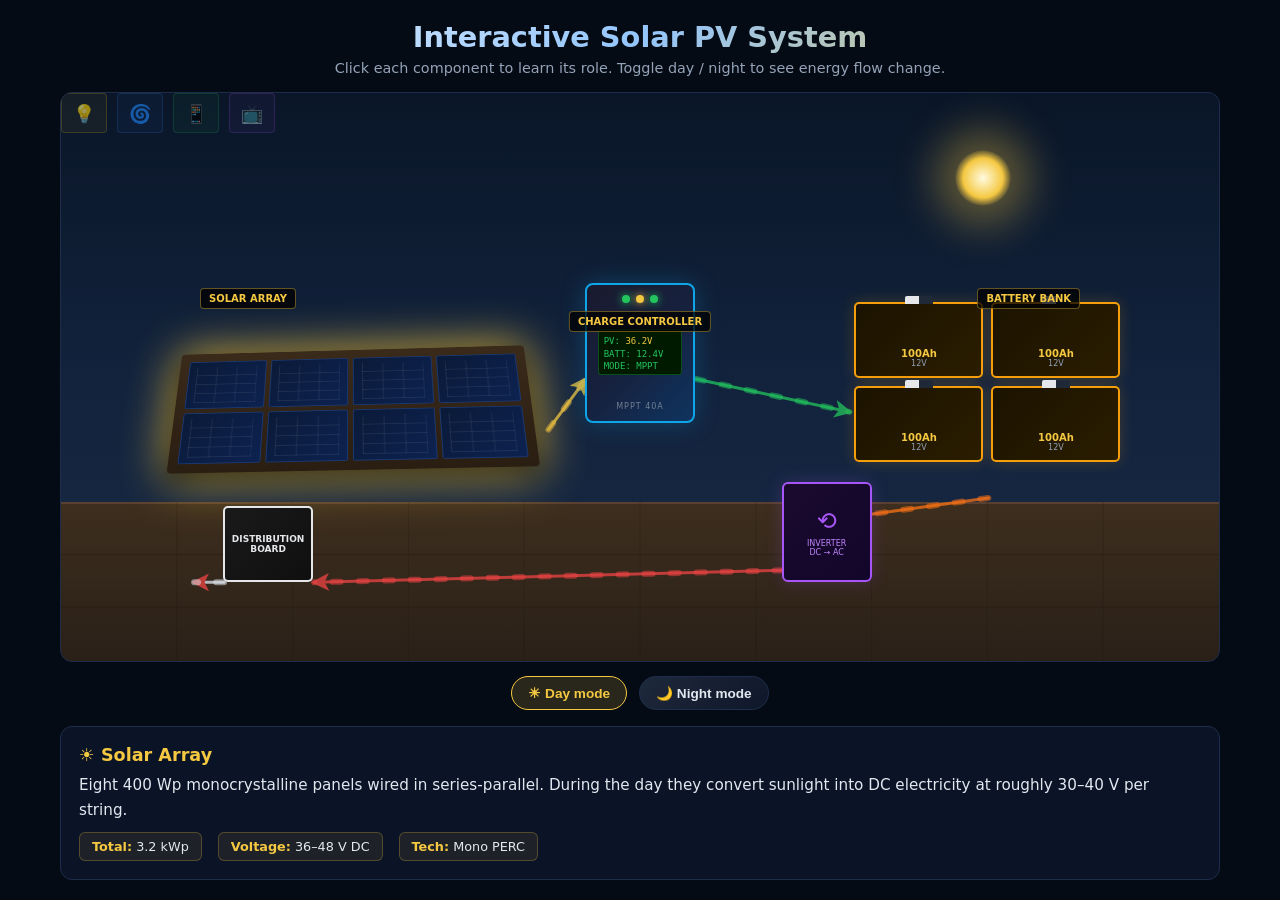
<file: course/en/interactive-system-diagram.html>
<!DOCTYPE html>
<html lang="en">
<head>
  <meta charset="UTF-8">
  <meta name="viewport" content="width=device-width, initial-scale=1.0">
  <title>Interactive Solar PV System Diagram</title>
  <style>
    :root {
      --bg: #050b14;
      --card: #0b1426;
      --border: #1e2d4a;
      --gold: #f5c842;
      --blue: #3b82f6;
      --teal: #14b8a6;
      --red: #ef4444;
      --green: #22c55e;
      --orange: #f97316;
      --purple: #a855f7;
      --text: #e2e8f0;
      --muted: #94a3b8;
    }
    * { margin: 0; padding: 0; box-sizing: border-box; }
    body {
      background: var(--bg);
      color: var(--text);
      font-family: 'Segoe UI', system-ui, sans-serif;
      min-height: 100vh;
      display: flex;
      flex-direction: column;
    }
    .container {
      max-width: 1200px;
      margin: 0 auto;
      padding: 20px;
      width: 100%;
      flex: 1;
      display: flex;
      flex-direction: column;
    }
    header { text-align: center; margin-bottom: 16px; }
    h1 {
      font-size: clamp(1.2rem, 3vw, 1.8rem);
      font-weight: 800;
      background: linear-gradient(135deg, #fff 0%, #93c5fd 50%, var(--gold) 100%);
      -webkit-background-clip: text;
      -webkit-text-fill-color: transparent;
      margin-bottom: 6px;
    }
    .subtitle { font-size: 0.9rem; color: var(--muted); }

    .stage {
      position: relative;
      background: linear-gradient(180deg, #0a1628 0%, #111f38 50%, #162033 100%);
      border: 1px solid var(--border);
      border-radius: 12px;
      overflow: hidden;
      min-height: 460px;
      flex: 1;
    }
    .stage.night { background: linear-gradient(180deg, #02050a 0%, #0a1020 50%, #0d1525 100%); }

    .sky { position: absolute; inset: 0; pointer-events: none; }
    .sun {
      position: absolute;
      top: 10%;
      right: 18%;
      width: 56px;
      height: 56px;
      border-radius: 50%;
      background: radial-gradient(circle, #fffbe0 0%, var(--gold) 50%, transparent 80%);
      box-shadow: 0 0 40px 20px rgba(245, 200, 66, 0.35);
      transition: all 0.8s ease;
    }
    .stage.night .sun { opacity: 0.15; transform: translateY(80px) scale(0.7); }
    .moon {
      position: absolute;
      top: 12%;
      right: 20%;
      width: 44px;
      height: 44px;
      border-radius: 50%;
      background: radial-gradient(circle at 30% 30%, #fff 0%, #d4d4d4 50%, transparent 80%);
      box-shadow: 0 0 20px rgba(255, 255, 255, 0.2);
      opacity: 0;
      transition: opacity 0.8s ease;
    }
    .stage.night .moon { opacity: 1; }
    .stars { position: absolute; inset: 0; opacity: 0; transition: opacity 0.8s ease; }
    .stage.night .stars { opacity: 0.6; }

    .roof {
      position: absolute;
      bottom: 0;
      left: 0;
      right: 0;
      height: 28%;
      background: linear-gradient(180deg, #3d2e1e 0%, #2a2018 100%);
      border-top: 2px solid #5a4030;
      pointer-events: none;
    }
    .roof-grid {
      position: absolute;
      bottom: 0;
      left: 0;
      right: 0;
      height: 28%;
      opacity: 0.2;
      pointer-events: none;
    }

    .component {
      position: absolute;
      cursor: pointer;
      transition: transform 0.2s ease, filter 0.2s ease, box-shadow 0.2s ease;
      z-index: 5;
    }
    .component:hover { transform: scale(1.03); filter: drop-shadow(0 0 12px rgba(245, 200, 66, 0.5)); }
    .component.active { filter: drop-shadow(0 0 22px rgba(245, 200, 66, 0.9)); }

    .array-wrap {
      left: 8%;
      bottom: 32%;
      width: 34%;
      perspective: 700px;
      padding: 10px;
    }
    .array {
      transform: rotateX(28deg) rotateY(-3deg);
      transform-origin: bottom center;
      display: grid;
      grid-template-columns: repeat(4, 1fr);
      gap: 5px;
      padding: 10px;
      background: linear-gradient(180deg, #3a2a1a, #2a1e12);
      border-radius: 4px;
      box-shadow: 0 8px 24px rgba(0, 0, 0, 0.6);
    }
    .panel {
      height: clamp(42px, 8vw, 58px);
      background: linear-gradient(135deg, #0a1a38, #0d2250);
      border: 1px solid #1a3870;
      border-radius: 2px;
      position: relative;
      overflow: hidden;
      pointer-events: none;
    }
    .panel::after {
      content: '';
      position: absolute;
      inset: 10%;
      background-image: linear-gradient(90deg, rgba(255,255,255,0.08) 1px, transparent 1px),
                        linear-gradient(0deg, rgba(255,255,255,0.08) 1px, transparent 1px);
      background-size: 33% 25%;
    }

    .controller {
      left: 50%;
      bottom: 42%;
      transform: translateX(-50%);
      width: 110px;
      height: 140px;
      background: linear-gradient(135deg, #1a1a2e, #16213e, #0f3460);
      border: 2px solid #0ea5e9;
      border-radius: 8px;
      display: flex;
      flex-direction: column;
      align-items: center;
      justify-content: space-between;
      padding: 10px 6px;
      box-shadow: 0 0 25px rgba(14, 165, 233, 0.25);
    }
    .led-row { display: flex; gap: 6px; }
    .led { width: 8px; height: 8px; border-radius: 50%; box-shadow: 0 0 6px; pointer-events: none; }
    .led.green { background: var(--green); box-shadow: 0 0 8px var(--green); }
    .led.amber { background: var(--gold); box-shadow: 0 0 8px var(--gold); }
    .lcd {
      width: 90%;
      height: 46px;
      background: #001a00;
      border: 1px solid rgba(34, 197, 94, 0.3);
      border-radius: 3px;
      padding: 5px;
      font-family: monospace;
      font-size: 9px;
      color: var(--green);
      line-height: 1.4;
      pointer-events: none;
    }
    .controller-label {
      font-size: 8px;
      color: rgba(255, 255, 255, 0.4);
      letter-spacing: 1px;
      pointer-events: none;
    }

    .battery-bank {
      right: 8%;
      bottom: 34%;
      width: 24%;
      display: grid;
      grid-template-columns: 1fr 1fr;
      gap: 8px;
      padding: 6px;
    }
    .battery {
      height: 76px;
      background: linear-gradient(135deg, #1c1300, #2a1d00);
      border: 2px solid #f59e0b;
      border-radius: 5px;
      display: flex;
      flex-direction: column;
      align-items: center;
      justify-content: flex-end;
      padding-bottom: 8px;
      position: relative;
      box-shadow: 0 0 15px rgba(245, 158, 11, 0.2);
      pointer-events: none;
    }
    .battery::before {
      content: '';
      position: absolute;
      top: -8px;
      left: 50%;
      transform: translateX(-50%);
      width: 28px;
      height: 8px;
      background: linear-gradient(90deg, #e5e7eb 50%, #1f2937 50%);
      border-radius: 2px 2px 0 0;
    }
    .battery-cap { font-size: 10px; color: var(--gold); font-weight: 700; }
    .battery-volt { font-size: 8px; color: var(--muted); }

    .inverter {
      right: 30%;
      bottom: 14%;
      width: 90px;
      height: 100px;
      background: linear-gradient(135deg, #1a0a2e, #12062a);
      border: 2px solid var(--purple);
      border-radius: 6px;
      display: flex;
      flex-direction: column;
      align-items: center;
      justify-content: center;
      padding: 6px;
      box-shadow: 0 0 18px rgba(168, 85, 247, 0.2);
    }
    .inverter-icon { font-size: 24px; color: var(--purple); pointer-events: none; }
    .inverter-label { font-size: 8px; color: #c084fc; text-align: center; margin-top: 4px; pointer-events: none; }

    .db {
      left: 14%;
      bottom: 14%;
      width: 90px;
      height: 76px;
      background: linear-gradient(135deg, #1a1a1a, #0f0f0f);
      border: 2px solid #e5e7eb;
      border-radius: 5px;
      display: flex;
      align-items: center;
      justify-content: center;
      padding: 6px;
    }
    .db-label { font-size: 9px; color: #e5e7eb; text-align: center; font-weight: 700; pointer-events: none; }

    .loads {
      left: 5%;
      bottom: 5%;
      display: flex;
      gap: 10px;
      flex-wrap: wrap;
      max-width: 42%;
      pointer-events: none;
    }
    .load {
      width: 46px;
      height: 40px;
      border-radius: 4px;
      display: flex;
      align-items: center;
      justify-content: center;
      font-size: 18px;
      background: rgba(250, 204, 21, 0.08);
      border: 1px solid rgba(250, 204, 21, 0.3);
    }
    .load:nth-child(2) { background: rgba(59, 130, 246, 0.08); border-color: rgba(59, 130, 246, 0.3); }
    .load:nth-child(3) { background: rgba(34, 197, 94, 0.08); border-color: rgba(34, 197, 94, 0.3); }
    .load:nth-child(4) { background: rgba(168, 85, 247, 0.08); border-color: rgba(168, 85, 247, 0.3); }

    .wires {
      position: absolute;
      inset: 0;
      pointer-events: none;
      z-index: 2;
    }

    .comp-label {
      position: absolute;
      background: rgba(0, 0, 0, 0.75);
      border: 1px solid rgba(245, 200, 66, 0.4);
      border-radius: 4px;
      padding: 4px 8px;
      font-size: 10px;
      color: var(--gold);
      font-weight: 700;
      pointer-events: none;
      white-space: nowrap;
      z-index: 6;
    }

    .info-panel {
      background: var(--card);
      border: 1px solid var(--border);
      border-radius: 12px;
      padding: 18px;
      margin-top: 16px;
      min-height: 110px;
    }
    .info-panel h2 {
      font-size: 1.1rem;
      color: var(--gold);
      margin-bottom: 8px;
      display: flex;
      align-items: center;
      gap: 8px;
    }
    .info-panel p { font-size: 0.95rem; line-height: 1.6; color: var(--text); }
    .info-panel .hint { color: var(--muted); font-size: 0.9rem; }
    .stats {
      display: flex;
      gap: 16px;
      flex-wrap: wrap;
      margin-top: 10px;
    }
    .stat {
      background: rgba(245, 200, 66, 0.08);
      border: 1px solid rgba(245, 200, 66, 0.25);
      border-radius: 6px;
      padding: 6px 12px;
      font-size: 0.8rem;
    }
    .stat strong { color: var(--gold); }

    .controls {
      display: flex;
      justify-content: center;
      gap: 12px;
      margin-top: 14px;
      flex-wrap: wrap;
    }
    .btn {
      background: linear-gradient(135deg, #1e293b, #0f172a);
      border: 1px solid var(--border);
      color: var(--text);
      padding: 8px 16px;
      border-radius: 999px;
      cursor: pointer;
      font-size: 0.85rem;
      font-weight: 600;
      transition: all 0.2s ease;
      display: inline-flex;
      align-items: center;
      gap: 6px;
    }
    .btn:hover { border-color: var(--gold); color: var(--gold); }
    .btn.active { background: rgba(245, 200, 66, 0.15); border-color: var(--gold); color: var(--gold); }

    @keyframes dashMove { to { stroke-dashoffset: -52; } }
    @keyframes dashReverse { to { stroke-dashoffset: 52; } }

    @media (max-width: 720px) {
      .stage { min-height: 380px; }
      .array-wrap { width: 44%; left: 4%; }
      .battery-bank { width: 30%; right: 4%; }
      .controller { width: 90px; height: 120px; }
      .inverter, .db { width: 72px; }
      .loads { max-width: 50%; }
    }
  </style>
</head>
<body>
  <div class="container">
    <header>
      <h1>Interactive Solar PV System</h1>
      <div class="subtitle">Click each component to learn its role. Toggle day / night to see energy flow change.</div>
    </header>

    <div class="stage" id="stage">
      <svg class="sky" width="100%" height="100%" preserveAspectRatio="none">
        <defs>
          <linearGradient id="skyGrad" x1="0%" y1="0%" x2="0%" y2="100%">
            <stop offset="0%" stop-color="#0a1628"/>
            <stop offset="100%" stop-color="#1e3a60"/>
          </linearGradient>
        </defs>
        <rect width="100%" height="100%" fill="url(#skyGrad)" opacity="0.4"/>
        <g class="stars">
          <circle cx="10%" cy="12%" r="1.2" fill="#fff" opacity="0.8"/>
          <circle cx="25%" cy="8%" r="1" fill="#fff" opacity="0.6"/>
          <circle cx="40%" cy="15%" r="1.4" fill="#fff" opacity="0.9"/>
          <circle cx="60%" cy="10%" r="1" fill="#fff" opacity="0.7"/>
          <circle cx="75%" cy="6%" r="1.5" fill="#fff"/>
          <circle cx="88%" cy="14%" r="1" fill="#fff" opacity="0.6"/>
        </g>
      </svg>
      <div class="sun"></div>
      <div class="moon"></div>

      <div class="roof"></div>
      <svg class="roof-grid" width="100%" height="100%" preserveAspectRatio="none">
        <line x1="0" y1="33%" x2="100%" y2="33%" stroke="#1a1008" stroke-width="1.5"/>
        <line x1="0" y1="66%" x2="100%" y2="66%" stroke="#1a1008" stroke-width="1.5"/>
        <line x1="10%" y1="0" x2="10%" y2="100%" stroke="#1a1008" stroke-width="1"/>
        <line x1="20%" y1="0" x2="20%" y2="100%" stroke="#1a1008" stroke-width="1"/>
        <line x1="30%" y1="0" x2="30%" y2="100%" stroke="#1a1008" stroke-width="1"/>
        <line x1="40%" y1="0" x2="40%" y2="100%" stroke="#1a1008" stroke-width="1"/>
        <line x1="50%" y1="0" x2="50%" y2="100%" stroke="#1a1008" stroke-width="1"/>
        <line x1="60%" y1="0" x2="60%" y2="100%" stroke="#1a1008" stroke-width="1"/>
        <line x1="70%" y1="0" x2="70%" y2="100%" stroke="#1a1008" stroke-width="1"/>
        <line x1="80%" y1="0" x2="80%" y2="100%" stroke="#1a1008" stroke-width="1"/>
        <line x1="90%" y1="0" x2="90%" y2="100%" stroke="#1a1008" stroke-width="1"/>
      </svg>

      <svg class="wires" id="wires" width="100%" height="100%">
        <defs>
          <marker id="arrowGold" markerWidth="6" markerHeight="6" refX="5" refY="3" orient="auto">
            <path d="M0,0 L6,3 L0,6 L1.5,3 Z" fill="#f5c842"/>
          </marker>
          <marker id="arrowGreen" markerWidth="6" markerHeight="6" refX="5" refY="3" orient="auto">
            <path d="M0,0 L6,3 L0,6 L1.5,3 Z" fill="#22c55e"/>
          </marker>
          <marker id="arrowOrange" markerWidth="6" markerHeight="6" refX="5" refY="3" orient="auto">
            <path d="M0,0 L6,3 L0,6 L1.5,3 Z" fill="#f97316"/>
          </marker>
          <marker id="arrowRed" markerWidth="6" markerHeight="6" refX="5" refY="3" orient="auto">
            <path d="M0,0 L6,3 L0,6 L1.5,3 Z" fill="#ef4444"/>
          </marker>
        </defs>
      </svg>

      <div class="component array-wrap" data-id="array" role="button" tabindex="0" aria-label="Solar array">
        <div class="array">
          <div class="panel"></div><div class="panel"></div><div class="panel"></div><div class="panel"></div>
          <div class="panel"></div><div class="panel"></div><div class="panel"></div><div class="panel"></div>
        </div>
      </div>
      <div class="comp-label" style="left: 12%; bottom: 62%;">SOLAR ARRAY</div>

      <div class="component controller" data-id="controller" role="button" tabindex="0" aria-label="Charge controller">
        <div class="led-row">
          <div class="led green"></div>
          <div class="led amber"></div>
          <div class="led green"></div>
        </div>
        <div class="lcd">
          <div>PV: <span style="color:#f5c842">36.2V</span></div>
          <div>BATT: <span style="color:#22c55e">12.4V</span></div>
          <div>MODE: MPPT</div>
        </div>
        <div class="controller-label">MPPT 40A</div>
      </div>
      <div class="comp-label" style="left: 50%; transform: translateX(-50%); bottom: 58%;">CHARGE CONTROLLER</div>

      <div class="component battery-bank" data-id="battery" role="button" tabindex="0" aria-label="Battery bank">
        <div class="battery"><div class="battery-cap">100Ah</div><div class="battery-volt">12V</div></div>
        <div class="battery"><div class="battery-cap">100Ah</div><div class="battery-volt">12V</div></div>
        <div class="battery"><div class="battery-cap">100Ah</div><div class="battery-volt">12V</div></div>
        <div class="battery"><div class="battery-cap">100Ah</div><div class="battery-volt">12V</div></div>
      </div>
      <div class="comp-label" style="right: 12%; bottom: 62%;">BATTERY BANK</div>

      <div class="component inverter" data-id="inverter" role="button" tabindex="0" aria-label="Inverter">
        <div class="inverter-icon">⟲</div>
        <div class="inverter-label">INVERTER<br>DC → AC</div>
      </div>

      <div class="component db" data-id="db" role="button" tabindex="0" aria-label="Distribution board">
        <div class="db-label">DISTRIBUTION<br>BOARD</div>
      </div>

      <div class="loads">
        <div class="load">💡</div>
        <div class="load">🌀</div>
        <div class="load">📱</div>
        <div class="load">📺</div>
      </div>
    </div>

    <div class="controls">
      <button class="btn active" id="dayBtn" aria-pressed="true">☀ Day mode</button>
      <button class="btn" id="nightBtn" aria-pressed="false">🌙 Night mode</button>
    </div>

    <div class="info-panel" id="infoPanel">
      <h2>🖱 Tap a component</h2>
      <p class="hint">Click the solar array, charge controller, battery bank, inverter, or distribution board to see what it does.</p>
    </div>
  </div>

  <script>
    const components = {
      array: {
        title: '☀ Solar Array',
        body: 'Eight 400 Wp monocrystalline panels wired in series-parallel. During the day they convert sunlight into DC electricity at roughly 30–40 V per string.',
        stats: ['Total: 3.2 kWp', 'Voltage: 36–48 V DC', 'Tech: Mono PERC']
      },
      controller: {
        title: '🧠 MPPT Charge Controller',
        body: 'The “brain” of the system. It tracks the maximum power point of the array, converts the panel voltage to match the battery, and protects the battery from overcharge and deep discharge.',
        stats: ['Type: MPPT 40 A', 'Efficiency: ~97.5%', 'Protections: OVP / UVP / SC']
      },
      battery: {
        title: '🔋 Battery Bank',
        body: 'Four 12 V / 100 Ah batteries store surplus solar energy. With 80% depth-of-discharge, the bank provides about 15 kWh of usable backup power.',
        stats: ['Capacity: 400 Ah @ 48 V', 'Usable: ~15 kWh', 'Autonomy: ~3 days']
      },
      inverter: {
        title: '⚡ Inverter',
        body: 'Converts the battery’s 48 V DC into 230 V AC so standard household appliances can run. It also synchronises with the grid in hybrid systems.',
        stats: ['Input: 48 V DC', 'Output: 230 V AC', 'Wave: Pure sine']
      },
      db: {
        title: '🏠 Distribution Board',
        body: 'Routes AC power to lights, fans, sockets, and appliances. It includes MCBs and surge protection to keep the home circuits safe.',
        stats: ['Voltage: 230 V AC', 'Protection: MCB + SPD', 'Loads: 4 circuits']
      }
    };

    const stage = document.getElementById('stage');
    const infoPanel = document.getElementById('infoPanel');
    const wiresSvg = document.getElementById('wires');
    const dayBtn = document.getElementById('dayBtn');
    const nightBtn = document.getElementById('nightBtn');
    let isNight = false;

    function renderInfo(id) {
      const c = components[id];
      if (!c) return;
      document.querySelectorAll('.component').forEach(el => el.classList.remove('active'));
      const active = document.querySelector(`.component[data-id="${id}"]`);
      if (active) active.classList.add('active');
      infoPanel.innerHTML = `
        <h2>${c.title}</h2>
        <p>${c.body}</p>
        <div class="stats">${c.stats.map(s => `<div class="stat"><strong>${s.split(':')[0]}:</strong> ${s.split(':')[1]}</div>`).join('')}</div>
      `;
    }

    document.querySelectorAll('.component').forEach(el => {
      el.addEventListener('click', e => {
        e.stopPropagation();
        e.preventDefault();
        renderInfo(el.dataset.id);
      });
      el.addEventListener('keydown', e => {
        if (e.key === 'Enter' || e.key === ' ') {
          e.preventDefault();
          renderInfo(el.dataset.id);
        }
      });
    });

    function drawWires() {
      const defs = wiresSvg.querySelector('defs');
      wiresSvg.innerHTML = '';
      wiresSvg.appendChild(defs);

      const s = stage.getBoundingClientRect();
      const pts = {};
      document.querySelectorAll('.component').forEach(el => {
        const r = el.getBoundingClientRect();
        pts[el.dataset.id] = {
          x: r.left + r.width / 2 - s.left,
          y: r.top + r.height / 2 - s.top,
          top: r.top - s.top,
          right: r.right - s.left,
          bottom: r.bottom - s.top,
          left: r.left - s.left
        };
      });

      function createPath(d, color, marker, id) {
        const p = document.createElementNS('http://www.w3.org/2000/svg', 'path');
        p.setAttribute('d', d);
        p.setAttribute('stroke', color);
        p.setAttribute('stroke-width', '3');
        p.setAttribute('fill', 'none');
        p.setAttribute('stroke-linecap', 'round');
        p.setAttribute('marker-end', `url(#${marker})`);
        p.setAttribute('opacity', '0.75');
        wiresSvg.appendChild(p);

        const dash = document.createElementNS('http://www.w3.org/2000/svg', 'path');
        dash.setAttribute('d', d);
        dash.setAttribute('stroke', color);
        dash.setAttribute('stroke-width', '6');
        dash.setAttribute('fill', 'none');
        dash.setAttribute('stroke-linecap', 'round');
        dash.setAttribute('stroke-dasharray', '8 18');
        dash.setAttribute('opacity', '0.5');
        dash.style.animation = isNight && id === 'batt-inv'
          ? 'dashReverse 2s linear infinite'
          : 'dashMove 2s linear infinite';
        wiresSvg.appendChild(dash);
      }

      // Day flow: array -> controller -> battery; battery -> inverter -> db
      // Night flow: battery -> inverter -> db (panel/controller idle)
      if (!isNight) {
        createPath(`M${pts.array.right} ${pts.array.y} L${pts.controller.left} ${pts.controller.y}`, '#f5c842', 'arrowGold', 'arr-ctrl');
        createPath(`M${pts.controller.right} ${pts.controller.y} L${pts.battery.left} ${pts.battery.y}`, '#22c55e', 'arrowGreen', 'ctrl-batt');
      }
      createPath(`M${pts.battery.x} ${pts.battery.bottom} L${pts.inverter.x} ${pts.inverter.top}`, '#f97316', 'arrowOrange', 'batt-inv');
      createPath(`M${pts.inverter.left} ${pts.inverter.y} L${pts.db.right} ${pts.db.y}`, '#ef4444', 'arrowRed', 'inv-db');
      createPath(`M${pts.db.left} ${pts.db.y} L${pts.db.left - 30} ${pts.db.y}`, '#e2e8f0', 'arrowRed', 'db-loads');
    }

    function setMode(night) {
      isNight = night;
      stage.classList.toggle('night', night);
      dayBtn.classList.toggle('active', !night);
      nightBtn.classList.toggle('active', night);
      dayBtn.setAttribute('aria-pressed', !night);
      nightBtn.setAttribute('aria-pressed', night);
      drawWires();
    }

    dayBtn.addEventListener('click', () => setMode(false));
    nightBtn.addEventListener('click', () => setMode(true));

    function init() {
      drawWires();
      renderInfo('array');
    }

    if (document.readyState === 'loading') {
      document.addEventListener('DOMContentLoaded', init);
    } else {
      init();
    }
    window.addEventListener('resize', drawWires);
  </script>
</body>
</html>
</file>
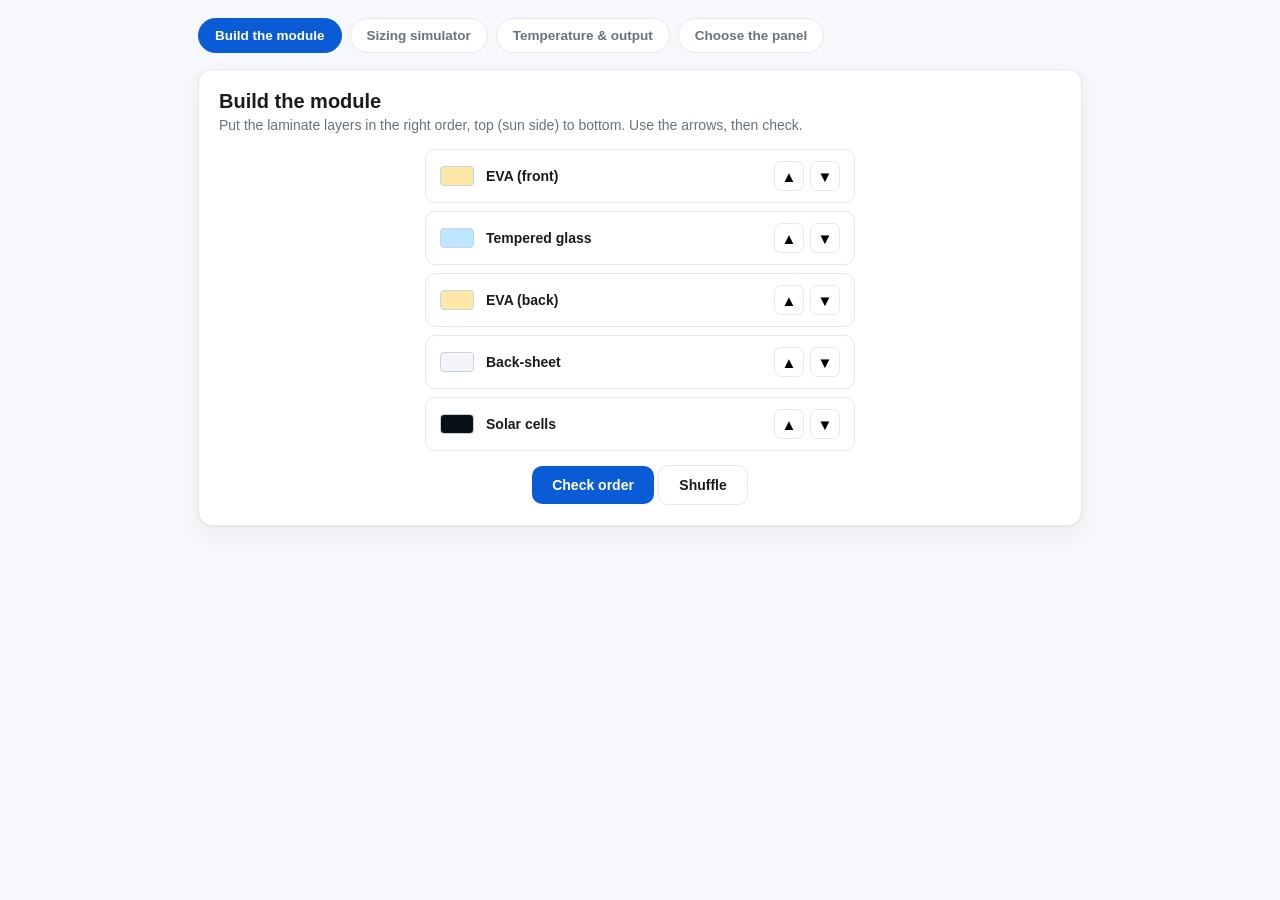
<file: course/en/interactives.html>
<!DOCTYPE html>
<html lang="en">
<head>
<meta charset="UTF-8"/>
<meta name="viewport" content="width=device-width, initial-scale=1.0"/>
<title>Interactive Component Lab</title>
<script src="xapi.js"></script>
<style>
  :root{--primary:#0A5CD6;--primary-d:#0746a8;--primarybg:#eef4fe;--ink:#191c1f;--body:#3c4450;
    --muted:#6a727c;--line:#e5e8ee;--bg:#fff;--bg2:#f6f8fb;--green:#0f6b3d;--greenbg:#e8f6ee;
    --amber:#E8920B;--red:#c0392b;--radius:14px;}
  *{box-sizing:border-box}
  html,body{margin:0;font-family:Inter,-apple-system,BlinkMacSystemFont,"Segoe UI",Roboto,Arial,sans-serif;
    color:var(--ink);background:var(--bg2)}
  .wrap{max-width:920px;margin:0 auto;padding:18px}
  .tabs{display:flex;gap:8px;flex-wrap:wrap;margin-bottom:16px}
  .tab{border:1px solid var(--line);background:#fff;border-radius:999px;padding:9px 16px;font-weight:700;
    font-size:13.5px;cursor:pointer;color:var(--muted)}
  .tab.on{background:var(--primary);color:#fff;border-color:var(--primary)}
  .panel{display:none;animation:f .25s ease}.panel.on{display:block}
  @keyframes f{from{opacity:0;transform:translateY(6px)}to{opacity:1;transform:none}}
  .card{background:#fff;border:1px solid var(--line);border-radius:var(--radius);padding:20px;
    box-shadow:0 1px 2px rgba(16,24,40,.05),0 8px 24px rgba(16,24,40,.05)}
  h2{margin:0 0 4px;font-size:20px}
  .sub{color:var(--muted);font-size:14px;margin:0 0 16px}
  label{font-size:13px;color:var(--muted);font-weight:600}
  .row{display:flex;align-items:center;gap:14px;margin:12px 0}
  .row .val{margin-left:auto;font-weight:800;color:var(--ink)}
  input[type=range]{flex:1;-webkit-appearance:none;height:6px;border-radius:4px;background:var(--line);outline:none}
  input[type=range]::-webkit-slider-thumb{-webkit-appearance:none;width:16px;height:16px;border-radius:50%;background:var(--primary);cursor:pointer}
  select{padding:9px 12px;border:1px solid var(--line);border-radius:9px;font-size:14px;font-weight:600;background:#fff}
  .seg{display:inline-flex;gap:6px;flex-wrap:wrap}
  .seg .o{border:1px solid var(--line);background:#fff;border-radius:9px;padding:8px 14px;font-weight:700;font-size:13px;cursor:pointer;color:var(--muted)}
  .seg .o.on{background:var(--primary);color:#fff;border-color:var(--primary)}
  .stat{display:grid;grid-template-columns:repeat(3,1fr);gap:12px;margin-top:16px}
  .stat .b{background:var(--bg2);border:1px solid var(--line);border-radius:11px;padding:14px;text-align:center}
  .stat .b .n{font-size:24px;font-weight:800;color:var(--primary)}
  .stat .b .l{font-size:12px;color:var(--muted);margin-top:3px}
  .verdict{margin-top:16px;padding:13px 15px;border-radius:11px;font-weight:700;font-size:14.5px}
  .verdict.ok{background:var(--greenbg);color:var(--green);border:1px solid #bfe6cd}
  .verdict.no{background:#fdecea;color:var(--red);border:1px solid #f5c6c0}
  /* build module */
  .stack{max-width:430px;margin:0 auto}
  .lay{display:flex;align-items:center;gap:12px;border:1px solid var(--line);border-radius:10px;padding:11px 14px;margin:8px 0;background:#fff}
  .lay .nm{font-weight:700;font-size:14px}
  .lay .sw{width:34px;height:20px;border-radius:4px;flex:none}
  .lay .ar{margin-left:auto;display:flex;gap:6px}
  .lay button{border:1px solid var(--line);background:#fff;border-radius:7px;width:30px;height:30px;cursor:pointer;font-size:15px}
  .lay.correct{border-color:var(--green);background:var(--greenbg)}
  .btn{border:none;background:var(--primary);color:#fff;border-radius:10px;padding:11px 20px;font-size:14px;font-weight:700;cursor:pointer}
  .btn.sec{background:#fff;color:var(--ink);border:1px solid var(--line)}
  canvas{width:100%;height:230px;display:block}
  .legend{display:flex;gap:16px;justify-content:center;font-size:12.5px;color:var(--muted);margin-top:8px}
  .legend i{display:inline-block;width:11px;height:11px;border-radius:3px;margin-right:5px;vertical-align:middle}
</style>
</head>
<body>
<div class="wrap">
  <div class="tabs" id="tabs"></div>

  <!-- 1 BUILD THE MODULE -->
  <section class="panel on" id="p0"><div class="card">
    <h2>Build the module</h2>
    <p class="sub">Put the laminate layers in the right order, top (sun side) to bottom. Use the arrows, then check.</p>
    <div class="stack" id="stack"></div>
    <div style="text-align:center;margin-top:14px">
      <button class="btn" id="checkBuild">Check order</button>
      <button class="btn sec" id="shuffleBuild">Shuffle</button>
    </div>
    <div class="verdict" id="buildVerdict" style="display:none"></div>
  </div></section>

  <!-- 2 SIZING SIMULATOR -->
  <section class="panel" id="p1"><div class="card">
    <h2>System sizing simulator</h2>
    <p class="sub">Choose a target size, your roof area and a panel type — see how many panels fit.</p>
    <div class="row"><label>Target system size</label><input type="range" id="kw" min="1" max="10" step="0.5" value="3"><span class="val" id="kwV">3.0 kW</span></div>
    <div class="row"><label>Usable roof area</label><input type="range" id="area" min="5" max="60" step="1" value="18"><span class="val" id="areaV">18 m²</span></div>
    <div class="row"><label>Panel technology</label><div class="seg" id="sizeType" style="margin-left:auto">
      <span class="o on" data-t="mono">Mono</span><span class="o" data-t="poly">Poly</span><span class="o" data-t="thin">Thin-film</span></div></div>
    <div class="stat">
      <div class="b"><div class="n" id="sPanels">—</div><div class="l">panels needed</div></div>
      <div class="b"><div class="n" id="sArea">—</div><div class="l">roof area used</div></div>
      <div class="b"><div class="n" id="sPower">—</div><div class="l">array power</div></div>
    </div>
    <div class="verdict" id="sizeVerdict"></div>
  </div></section>

  <!-- 3 TEMPERATURE & OUTPUT -->
  <section class="panel" id="p2"><div class="card">
    <h2>Temperature &amp; output</h2>
    <p class="sub">Drag the temperature — see how each technology loses power as it heats up (temperature coefficient).</p>
    <div class="row"><label>Cell temperature</label><input type="range" id="temp" min="10" max="70" step="1" value="25"><span class="val" id="tempV">25 °C</span></div>
    <canvas id="chart" width="860" height="230"></canvas>
    <div class="legend"><span><i style="background:#0a1018"></i>Mono −0.34%/°C</span><span><i style="background:#16357e"></i>Poly −0.41%/°C</span><span><i style="background:#7a4a2a"></i>Thin −0.25%/°C</span></div>
  </div></section>

  <!-- 4 CHOOSE THE RIGHT PANEL -->
  <section class="panel" id="p3"><div class="card">
    <h2>Choose the right panel</h2>
    <p class="sub">Set the site conditions and get a recommendation with the reasoning.</p>
    <div class="row"><label>Roof space</label><div class="seg" id="cSpace" style="margin-left:auto"><span class="o on" data-v="tight">Tight</span><span class="o" data-v="ample">Ample</span></div></div>
    <div class="row"><label>Budget</label><div class="seg" id="cBudget" style="margin-left:auto"><span class="o on" data-v="low">Low</span><span class="o" data-v="flex">Flexible</span></div></div>
    <div class="row"><label>Climate</label><div class="seg" id="cClimate" style="margin-left:auto"><span class="o on" data-v="hot">Very hot</span><span class="o" data-v="mod">Moderate</span></div></div>
    <div class="verdict ok" id="recVerdict"></div>
  </div></section>
</div>

<script>
/* tabs */
const TABS=["Build the module","Sizing simulator","Temperature & output","Choose the panel"];
const tabsEl=document.getElementById('tabs');
TABS.forEach((t,i)=>{const b=document.createElement('div');b.className='tab'+(i===0?' on':'');b.textContent=t;
  b.onclick=()=>{document.querySelectorAll('.tab').forEach(x=>x.classList.remove('on'));b.classList.add('on');
    document.querySelectorAll('.panel').forEach((p,k)=>p.classList.toggle('on',k===i));};tabsEl.appendChild(b);});

/* ---- 1 build the module ---- */
const ORDER=[["Tempered glass","#bfe6ff"],["EVA (front)","#ffe7a8"],["Solar cells","#0a1018"],
             ["EVA (back)","#ffe7a8"],["Back-sheet","#f3f5f8"]];
let build=[0,1,2,3,4];
function shuffle(a){for(let i=a.length-1;i>0;i--){const j=Math.random()*(i+1)|0;[a[i],a[j]]=[a[j],a[i]];}}
function renderBuild(){
  const s=document.getElementById('stack');s.innerHTML='';
  build.forEach((idx,pos)=>{
    const L=ORDER[idx];const d=document.createElement('div');d.className='lay';
    d.innerHTML=`<span class="sw" style="background:${L[1]};border:1px solid #c9d3e2"></span><span class="nm">${L[0]}</span>
      <span class="ar"><button data-up="${pos}">▲</button><button data-dn="${pos}">▼</button></span>`;
    s.appendChild(d);
  });
  s.querySelectorAll('[data-up]').forEach(b=>b.onclick=()=>{const p=+b.dataset.up;if(p>0){[build[p-1],build[p]]=[build[p],build[p-1]];renderBuild();}});
  s.querySelectorAll('[data-dn]').forEach(b=>b.onclick=()=>{const p=+b.dataset.dn;if(p<build.length-1){[build[p+1],build[p]]=[build[p],build[p+1]];renderBuild();}});
  document.getElementById('buildVerdict').style.display='none';
}
document.getElementById('checkBuild').onclick=()=>{
  const ok=build.every((v,i)=>v===i);const v=document.getElementById('buildVerdict');
  v.style.display='block';v.className='verdict '+(ok?'ok':'no');
  v.textContent=ok?'✓ Correct — glass on top, cells sealed in EVA, back-sheet at the base.':'Not yet. The sun-facing glass goes on top and the back-sheet at the bottom, with the cells sealed between the two EVA layers.';
  if(ok)document.querySelectorAll('#stack .lay').forEach(l=>l.classList.add('correct'));
  if(window.SolarXAPI) SolarXAPI.completed('interactives/build','Build the module',{success:ok,score:{scaled:ok?1:0},response:build.join(',')});
};
document.getElementById('shuffleBuild').onclick=()=>{do{shuffle(build);}while(build.every((v,i)=>v===i));renderBuild();};
shuffle(build);renderBuild();

/* ---- 2 sizing simulator ---- */
const SPEC={mono:{w:400,a:1.95,n:"Monocrystalline"},poly:{w:330,a:1.94,n:"Polycrystalline"},thin:{w:115,a:1.40,n:"Thin-film"}};
let sizeT='mono';
function sizeCalc(){
  const kw=+document.getElementById('kw').value, roof=+document.getElementById('area').value, S=SPEC[sizeT];
  document.getElementById('kwV').textContent=kw.toFixed(1)+' kW';
  document.getElementById('areaV').textContent=roof+' m²';
  const panels=Math.ceil(kw*1000/S.w), area=panels*S.a, power=panels*S.w/1000;
  document.getElementById('sPanels').textContent=panels;
  document.getElementById('sArea').textContent=area.toFixed(1)+' m²';
  document.getElementById('sPower').textContent=power.toFixed(2)+' kW';
  const v=document.getElementById('sizeVerdict'), fits=area<=roof;
  v.className='verdict '+(fits?'ok':'no');
  v.textContent=fits?`✓ ${panels} ${S.n} panels fit in ${area.toFixed(1)} m² of your ${roof} m² roof.`
                    :`✗ ${panels} ${S.n} panels need ${area.toFixed(1)} m² — more than your ${roof} m² roof. Try a higher-efficiency type or a smaller target.`;
  if(window.SolarXAPI) SolarXAPI.interacted('interactives/sizing','Sizing simulator',{response:`${kw}kW|${roof}m2|${sizeT}|${panels}|${area.toFixed(1)}`});
}
document.getElementById('kw').oninput=sizeCalc; document.getElementById('area').oninput=sizeCalc;
document.getElementById('sizeType').onclick=e=>{const o=e.target.closest('.o');if(!o)return;
  document.querySelectorAll('#sizeType .o').forEach(x=>x.classList.remove('on'));o.classList.add('on');sizeT=o.dataset.t;sizeCalc();
  if(window.SolarXAPI) SolarXAPI.interacted('interactives/sizing/type','Panel type selected',{response:sizeT});};
sizeCalc();

/* ---- 3 temperature & output chart (canvas) ---- */
const GAMMA={mono:-0.0034,poly:-0.0041,thin:-0.0025};const COL={mono:'#0a1018',poly:'#16357e',thin:'#7a4a2a'};
const cv=document.getElementById('chart'),cx=cv.getContext('2d');
function drawChart(){
  const T=+document.getElementById('temp').value;document.getElementById('tempV').textContent=T+' °C';
  const W=cv.width,H=cv.height,pad=40,base=H-30;cx.clearRect(0,0,W,H);
  // axes
  cx.strokeStyle='#e5e8ee';cx.lineWidth=1;
  for(let p=0;p<=100;p+=25){const y=base-(base-20)*p/100;cx.beginPath();cx.moveTo(pad,y);cx.lineTo(W-10,y);cx.stroke();
    cx.fillStyle='#9aa3ad';cx.font='11px Inter,Arial';cx.fillText(p+'%',6,y+4);}
  const types=['mono','poly','thin'],labels=['Mono','Poly','Thin'];
  const bw=90,gap=((W-pad-20)-types.length*bw)/(types.length+1);
  types.forEach((t,i)=>{
    const out=Math.max(0,(1+GAMMA[t]*(T-25))*100);
    const x=pad+gap+i*(bw+gap),h=(base-20)*out/100,y=base-h;
    cx.fillStyle=COL[t];cx.fillRect(x,y,bw,h);
    cx.fillStyle='#191c1f';cx.font='bold 15px Inter,Arial';cx.textAlign='center';
    cx.fillText(out.toFixed(1)+'%',x+bw/2,y-8);
    cx.fillStyle='#6a727c';cx.font='12px Inter,Arial';cx.fillText(labels[i],x+bw/2,base+18);
    cx.textAlign='left';
  });
}
document.getElementById('temp').oninput=()=>{drawChart();if(window.SolarXAPI) SolarXAPI.interacted('interactives/temperature','Temperature slider',{response:document.getElementById('temp').value});};
drawChart();

/* ---- 4 choose the right panel ---- */
const choice={space:'tight',budget:'low',climate:'hot'};
function bindSeg(id,key){document.getElementById(id).onclick=e=>{const o=e.target.closest('.o');if(!o)return;
  document.querySelectorAll('#'+id+' .o').forEach(x=>x.classList.remove('on'));o.classList.add('on');choice[key]=o.dataset.v;recommend();};}
bindSeg('cSpace','space');bindSeg('cBudget','budget');bindSeg('cClimate','climate');
function recommend(){
  let pick,why;
  if(choice.space==='tight'){pick='Monocrystalline';why='space is tight, so the most efficient panel gives the most power per square metre.';}
  else if(choice.climate==='hot' && choice.budget==='flex'){pick='Thin-film';why='space is ample and the climate is very hot — thin-film loses the least power in heat.';}
  else if(choice.budget==='low'){pick='Polycrystalline';why='budget leads and space is available, so poly gives the lowest cost per watt.';}
  else {pick='Monocrystalline';why='it balances efficiency and long-term value for these conditions.';}
  const v=document.getElementById('recVerdict');v.className='verdict ok';
  v.innerHTML=`Recommended: <b>${pick}</b> — ${why}`;
  if(window.SolarXAPI) SolarXAPI.interacted('interactives/recommend','Panel recommendation',{response:`${choice.space}|${choice.budget}|${choice.climate}|${pick}`});
}
recommend();
if(window.SolarXAPI) SolarXAPI.launched('interactives','Interactive component lab');
</script>
</body>
</html>
</file>
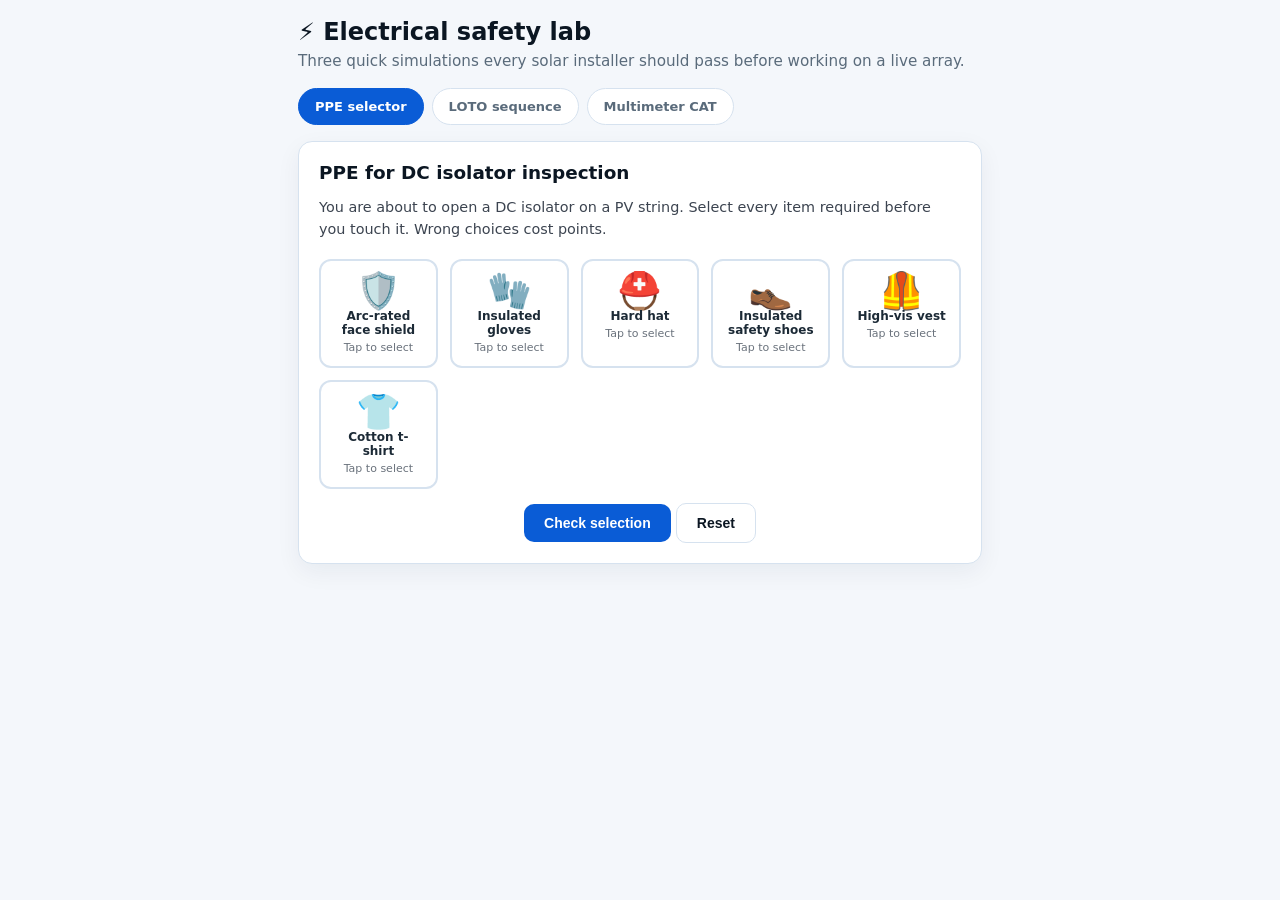
<file: course/en/safety-lab.html>
<!DOCTYPE html>
<html lang="en">
<head>
<meta charset="UTF-8"/>
<meta name="viewport" content="width=device-width, initial-scale=1.0"/>
<title>Solar PV — Safety Lab</title>
<script src="xapi.js"></script>
<style>
  :root{--ink:#0b1622;--bg:#f4f7fb;--card:#fff;--line:#d6e2ef;--primary:#0A5CD6;--primary-d:#0742a0;--gold:#F2CB73;
    --green:#0f6b3d;--greenbg:#e8f6ee;--red:#b42318;--redbg:#fdecea;--amber:#E8920B;--amberbg:#fff4e0;--radius:14px;}
  *{box-sizing:border-box}
  html,body{margin:0;padding:0;font-family:"Segoe UI",system-ui,Roboto,Arial,sans-serif;background:var(--bg);color:var(--ink)}
  .wrap{max-width:720px;margin:0 auto;padding:18px}
  h1{font-size:1.5rem;margin:0 0 6px}
  .sub{color:#5a6b7b;font-size:.95rem;margin:0 0 18px}
  .tabs{display:flex;gap:8px;flex-wrap:wrap;margin-bottom:16px}
  .tab{border:1px solid var(--line);background:var(--card);border-radius:999px;padding:10px 16px;font-weight:700;font-size:13px;cursor:pointer;color:#5a6b7b}
  .tab.on{background:var(--primary);color:#fff;border-color:var(--primary)}
  .panel{display:none}.panel.on{display:block;animation:fade .25s ease}
  @keyframes fade{from{opacity:0;transform:translateY(6px)}to{opacity:1;transform:none}}
  .card{background:var(--card);border:1px solid var(--line);border-radius:var(--radius);padding:20px;box-shadow:0 8px 24px rgba(10,38,66,.06)}
  h2{margin:0 0 10px;font-size:1.15rem}
  .desc{color:#3c4450;font-size:.9rem;line-height:1.5;margin-bottom:18px}
  .grid{display:grid;grid-template-columns:repeat(auto-fit,minmax(110px,1fr));gap:12px;margin:14px 0}
  .item{border:2px solid var(--line);border-radius:12px;padding:12px;text-align:center;cursor:pointer;background:#fff;transition:border-color .15s,background .15s}
  .item:hover{border-color:#9bb8d8}
  .item.selected{border-color:var(--primary);background:#eef5ff}
  .item img{width:56px;height:56px;object-fit:contain;margin-bottom:8px}
  .item .label{font-size:12px;font-weight:700;color:#1c2a36}
  .item .sub2{font-size:11px;color:#6a727c;margin-top:4px}
  .btn{border:none;background:var(--primary);color:#fff;border-radius:10px;padding:11px 20px;font-size:14px;font-weight:700;cursor:pointer}
  .btn:disabled{opacity:.5;cursor:not-allowed}
  .btn.sec{background:#fff;color:var(--ink);border:1px solid var(--line)}
  .verdict{margin-top:16px;padding:13px 15px;border-radius:11px;font-weight:700;font-size:14px;display:none}
  .verdict.ok{background:var(--greenbg);color:var(--green);border:1px solid #bfe6cd}
  .verdict.no{background:var(--redbg);color:var(--red);border:1px solid #f5c6c0}
  .step-list{display:flex;flex-direction:column;gap:10px;margin:16px 0}
  .step{border:1px solid var(--line);border-radius:10px;padding:12px 14px;background:#fff;display:flex;align-items:center;gap:12px;cursor:grab}
  .step .num{width:26px;height:26px;border-radius:50%;background:var(--primary);color:#fff;display:flex;align-items:center;justify-content:center;font-size:12px;font-weight:800;flex-shrink:0}
  .step.dragging{opacity:.5}
  .step .handle{color:#9aa8b8;font-size:16px;margin-left:auto;cursor:grab}
  .order-btns{display:flex;gap:8px;margin-left:auto}
  .order-btns button{width:28px;height:28px;border:1px solid var(--line);background:#fff;border-radius:6px;cursor:pointer;font-size:12px}
  .meter-card{display:flex;gap:16px;align-items:center;border:1px solid var(--line);border-radius:12px;padding:14px;background:#fff;margin:12px 0}
  .meter-card img{width:90px;flex-shrink:0}
  .meter-info{flex:1}
  .meter-info h4{margin:0 0 4px;font-size:.95rem}
  .meter-info p{margin:0;font-size:.85rem;color:#5a6b7b}
  .choice-row{display:flex;gap:10px;flex-wrap:wrap;margin-top:10px}
  .choice{border:1px solid var(--line);border-radius:8px;padding:8px 12px;font-size:13px;font-weight:700;cursor:pointer;background:#fff}
  .choice.on{background:var(--primary);color:#fff;border-color:var(--primary)}
  .badge{display:inline-flex;align-items:center;gap:6px;background:var(--greenbg);color:var(--green);border:1px solid #bfe6cd;border-radius:20px;padding:6px 12px;font-size:12px;font-weight:700;margin-top:10px}
  @media (max-width:480px){.meter-card{flex-direction:column;align-items:flex-start}}
</style>
</head>
<body>
<div class="wrap">
  <h1>⚡ Electrical safety lab</h1>
  <p class="sub">Three quick simulations every solar installer should pass before working on a live array.</p>

  <div class="tabs" id="tabs"></div>

  <!-- 1. PPE SELECTOR -->
  <section class="panel on" id="p0"><div class="card">
    <h2>PPE for DC isolator inspection</h2>
    <p class="desc">You are about to open a DC isolator on a PV string. Select every item required before you touch it. Wrong choices cost points.</p>

    <div class="grid" id="ppeGrid"></div>

    <div style="text-align:center">
      <button class="btn" id="checkPpe">Check selection</button>
      <button class="btn sec" id="resetPpe">Reset</button>
    </div>
    <div class="verdict" id="ppeVerdict"></div>
  </div></section>

  <!-- 2. LOTO SEQUENCE -->
  <section class="panel" id="p1"><div class="card">
    <h2>Lockout / tagout sequence</h2>
    <p class="desc">Order the five steps for safe isolation of a PV array. Use the arrows to reorder, then check.</p>

    <div class="step-list" id="lotoSteps"></div>

    <div style="text-align:center">
      <button class="btn" id="checkLoto">Check sequence</button>
      <button class="btn sec" id="shuffleLoto">Shuffle</button>
    </div>
    <div class="verdict" id="lotoVerdict"></div>
  </div></section>

  <!-- 3. MULTIMETER CAT RATING -->
  <section class="panel" id="p2"><div class="card">
    <h2>Multimeter category rating</h2>
    <p class="desc">You need to measure open-circuit voltage on a PV string at the inverter DC input. Which meter category is the minimum safe choice?</p>

    <div class="meter-card">
      <img src="data:image/svg+xml,%3Csvg xmlns='http://www.w3.org/2000/svg' viewBox='0 0 100 60'%3E%3Crect x='10' y='10' width='80' height='40' rx='5' fill='%230b1622'/%3E%3Ctext x='50' y='38' text-anchor='middle' fill='%23F2CB73' font-size='14' font-family='sans-serif' font-weight='700'%3EVΩA%3C/text%3E%3C/svg%3E" alt="Multimeter icon">
      <div class="meter-info">
        <h4>PV string measurement at inverter DC terminals</h4>
        <p>Potential transient voltages exist on the DC side. IEC 61010 category rating matters.</p>
        <div class="choice-row" id="catChoices"></div>
      </div>
    </div>

    <div class="verdict" id="catVerdict"></div>
  </div></section>
</div>

<script>
/* tabs */
const TABS=['PPE selector','LOTO sequence','Multimeter CAT'];
const tabsEl=document.getElementById('tabs');
TABS.forEach((t,i)=>{
  const b=document.createElement('div');b.className='tab'+(i===0?' on':'');b.textContent=t;
  b.onclick=()=>{
    document.querySelectorAll('.tab').forEach(x=>x.classList.remove('on'));
    b.classList.add('on');
    document.querySelectorAll('.panel').forEach((p,k)=>p.classList.toggle('on',k===i));
    if(window.SolarXAPI) SolarXAPI.interacted('safety-lab','tab-switch',{response:i+'-'+t});
  };
  tabsEl.appendChild(b);
});

/* ---------- 1. PPE selector ---------- */
const PPE=[
  {id:'face',name:'Arc-rated face shield',icon:'🛡️',correct:true,sub:' protects eyes/face from arc flash'},
  {id:'gloves',name:'Insulated gloves',icon:'🧤',correct:true,sub:' rated for the system voltage'},
  {id:'helmet',name:'Hard hat',icon:'⛑️',correct:true,sub:' required on any construction site'},
  {id:'shoes',name:'Insulated safety shoes',icon:'👞',correct:false,sub:' good practice, not mandatory for this task'},
  {id:'vest',name:'High-vis vest',icon:'🦺',correct:false,sub:' site visibility, not shock protection'},
  {id:'cotton',name:'Cotton t-shirt',icon:'👕',correct:false,sub:' cotton ignites; arc-rated clothing is needed'}
];
let ppeSel=new Set();
const ppeGrid=document.getElementById('ppeGrid');
function renderPPE(){
  ppeGrid.innerHTML='';
  PPE.forEach(it=>{
    const d=document.createElement('div');d.className='item'+(ppeSel.has(it.id)?' selected':'');
    d.innerHTML=`<div style="font-size:36px;line-height:1">${it.icon}</div>
      <div class="label">${it.name}</div>
      <div class="sub2">${ppeSel.has(it.id)?(it.correct?'✓ Required':'✗ Not required'):'Tap to select'}</div>`;
    d.onclick=()=>{
      ppeSel.has(it.id)?ppeSel.delete(it.id):ppeSel.add(it.id);
      renderPPE();
      if(window.SolarXAPI) SolarXAPI.interacted('safety-lab/ppe',it.name,{response:ppeSel.has(it.id)?'selected':'deselected'});
    };
    ppeGrid.appendChild(d);
  });
}
renderPPE();

document.getElementById('checkPpe').onclick=()=>{
  const required=['face','gloves','helmet'];
  const selectedCorrect=[...ppeSel].every(id=>PPE.find(p=>p.id===id).correct);
  const allRequired=required.every(r=>ppeSel.has(r));
  const noWrong=[...ppeSel].filter(id=>!PPE.find(p=>p.id===id).correct).length===0;
  const ok=allRequired && noWrong;
  const v=document.getElementById('ppeVerdict');
  v.style.display='block';v.className='verdict '+(ok?'ok':'no');
  v.innerHTML=(ok?
    '✓ Correct. Before touching a DC isolator you need arc-rated face protection, insulated gloves, and a hard hat.'+
    '<div class="badge">🥽 Safety Ready — PPE step complete</div>':
    'Not quite. Required: arc-rated face shield, insulated gloves, hard hat. Avoid cotton clothing and items that are only general site PPE.');
  if(window.SolarXAPI) SolarXAPI.completed('safety-lab/ppe','PPE selector',{success:ok,score:{scaled:ok?1:0},response:[...ppeSel].join(',')});
};

document.getElementById('resetPpe').onclick=()=>{ppeSel.clear();renderPPE();document.getElementById('ppeVerdict').style.display='none';};

/* ---------- 2. LOTO sequence ---------- */
const LOTO_STEPS=[
  {text:'Notify affected persons',id:'notify'},
  {text:'Isolate the energy source (open DC disconnect)',id:'isolate'},
  {text:'Verify zero energy with a qualified meter',id:'verify'},
  {text:'Apply lock and tag to the disconnect',id:'lock'},
  {text:'Test the circuit is de-energised before touching',id:'test'}
];
let loto=[0,1,2,3,4];
const lotoEl=document.getElementById('lotoSteps');
function renderLoto(){
  lotoEl.innerHTML='';
  loto.forEach((idx,pos)=>{
    const step=LOTO_STEPS[idx];
    const d=document.createElement('div');d.className='step';
    d.innerHTML=`<span class="num">${pos+1}</span>
      <span>${step.text}</span>
      <span class="order-btns">
        <button data-up="${pos}" ${pos===0?'disabled':''}>▲</button>
        <button data-dn="${pos}" ${pos===loto.length-1?'disabled':''}>▼</button>
      </span>`;
    lotoEl.appendChild(d);
  });
  lotoEl.querySelectorAll('[data-up]').forEach(b=>b.onclick=()=>{
    const p=+b.dataset.up;if(p>0){[loto[p-1],loto[p]]=[loto[p],loto[p-1]];renderLoto();}
  });
  lotoEl.querySelectorAll('[data-dn]').forEach(b=>b.onclick=()=>{
    const p=+b.dataset.dn;if(p<loto.length-1){[loto[p+1],loto[p]]=[loto[p],loto[p+1]];renderLoto();}
  });
}
renderLoto();

document.getElementById('checkLoto').onclick=()=>{
  const ok=loto.every((v,i)=>v===i);
  const v=document.getElementById('lotoVerdict');
  v.style.display='block';v.className='verdict '+(ok?'ok':'no');
  v.innerHTML=(ok?
    '✓ Correct — notify, isolate, verify, lock, then test before touching.'+
    '<div class="badge">🥽 Safety Ready — LOTO step complete</div>':
    'Not yet. The safe order is: notify → isolate → verify zero energy → lock/tag → test.');
  if(window.SolarXAPI) SolarXAPI.completed('safety-lab/loto','LOTO sequence',{success:ok,score:{scaled:ok?1:0},response:loto.map(i=>LOTO_STEPS[i].id).join(',')});
};

document.getElementById('shuffleLoto').onclick=()=>{
  do{for(let i=loto.length-1;i>0;i--){const j=Math.random()*(i+1)|0;[loto[i],loto[j]]=[loto[j],loto[i]];}}
  while(loto.every((v,i)=>v===i));
  renderLoto();document.getElementById('lotoVerdict').style.display='none';
};

/* ---------- 3. Multimeter CAT rating ---------- */
const CAT_OPTIONS=[
  {id:'cat2',text:'CAT II',ok:false},
  {id:'cat3',text:'CAT III',ok:true},
  {id:'cat4',text:'CAT IV',ok:true},
  {id:'none',text:'No rating needed',ok:false}
];
let catSel='';
const catEl=document.getElementById('catChoices');
function renderCat(){
  catEl.innerHTML='';
  CAT_OPTIONS.forEach(o=>{
    const d=document.createElement('span');d.className='choice'+(catSel===o.id?' on':'');d.textContent=o.text;
    d.onclick=()=>{catSel=o.id;renderCat();checkCat();};
    catEl.appendChild(d);
  });
}
function checkCat(){
  const o=CAT_OPTIONS.find(c=>c.id===catSel);
  const v=document.getElementById('catVerdict');
  v.style.display='block';v.className='verdict '+(o.ok?'ok':'no');
  v.innerHTML=(o.ok?
    `✓ Correct — ${o.text} is the minimum safe rating for measurements at inverter DC terminals where transient overvoltages can occur.`+
    '<div class="badge">🥽 Safety Ready — Meter step complete</div>':
    'Not safe. At inverter DC terminals you need at least CAT III to handle possible transient overvoltages.');
  if(window.SolarXAPI) SolarXAPI.completed('safety-lab/cat','Multimeter CAT rating',{success:o.ok,score:{scaled:o.ok?1:0},response:o.text});
}
renderCat();

/* ---------- launch event ---------- */
if(window.SolarXAPI) SolarXAPI.launched('safety-lab','Electrical safety lab');
</script>
</body>
</html>
</file>
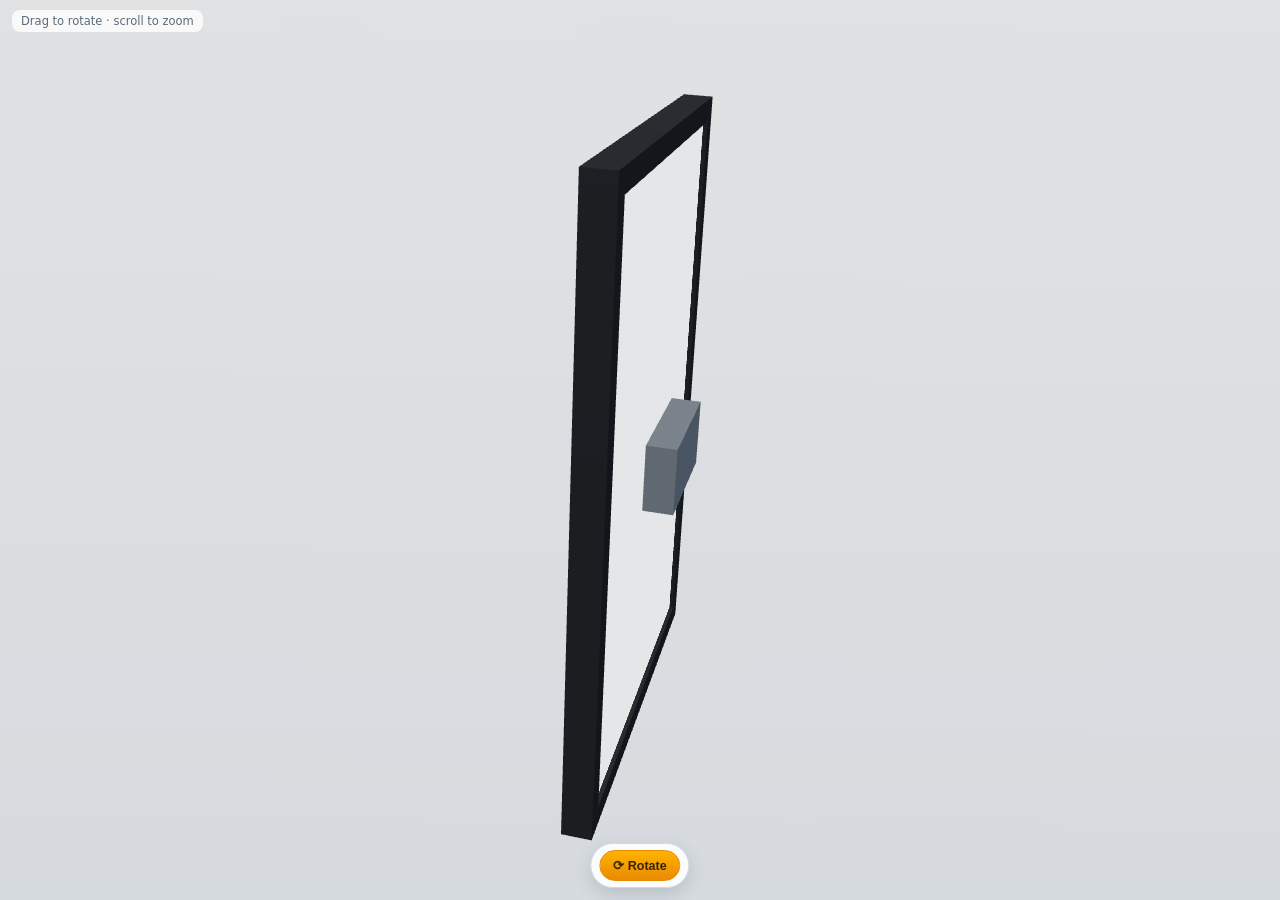
<file: course/en/viewer.html>
<!DOCTYPE html>
<html lang="en">
<head>
<meta charset="UTF-8"/>
<meta name="viewport" content="width=device-width, initial-scale=1.0"/>
<title>3D module viewer</title>
<style>
  html,body{margin:0;height:100%;overflow:hidden;background:#eef4fb;font-family:"Segoe UI",system-ui,Arial,sans-serif}
  #c{position:fixed;inset:0}
  .bar{position:fixed;left:50%;bottom:12px;transform:translateX(-50%);display:flex;gap:8px;z-index:5;
    background:rgba(255,255,255,.92);border:1px solid #cdd9e8;border-radius:30px;padding:6px 8px;box-shadow:0 6px 18px rgba(20,50,80,.16)}
  .bar button{border:1px solid #cdd9e8;background:#fff;color:#1c2a36;border-radius:20px;padding:7px 13px;font-size:12.5px;font-weight:700;cursor:pointer}
  .bar button:hover{border-color:#0A5CD6}
  .bar button.on{background:linear-gradient(180deg,#FFB300,#E98A00);color:#3a2400;border-color:#E98A00}
  .bar .chip.on{background:#0A5CD6;color:#fff;border-color:#0A5CD6}
  .hint{position:fixed;top:10px;left:12px;font-size:11.5px;color:#5a6b7a;background:rgba(255,255,255,.8);
    border-radius:8px;padding:4px 9px;z-index:5}
  #load{position:fixed;inset:0;display:flex;align-items:center;justify-content:center;color:#5a6b7a;font-size:13px;background:#eef4fb;z-index:9}
</style>
</head>
<body>
<div id="c"></div>
<div class="hint">Drag to rotate · scroll to zoom</div>
<div class="bar" id="bar"></div>
<div id="load">Loading 3D…</div>
<script src="three.min.js"></script>
<script>
const P=new URLSearchParams(location.search);
const showExplode=P.get('explode')==='1', showChips=P.get('chips')==='1';
let type=P.get('type')||'mono';

const app=document.getElementById('c');
let W=app.clientWidth,H=app.clientHeight;
const scene=new THREE.Scene();
(function(){const cv=document.createElement('canvas');cv.width=4;cv.height=256;const x=cv.getContext('2d');
  const g=x.createLinearGradient(0,0,0,256);g.addColorStop(0,'#f2f7fc');g.addColorStop(1,'#d6e2ef');
  x.fillStyle=g;x.fillRect(0,0,4,256);const t=new THREE.CanvasTexture(cv);t.encoding=THREE.sRGBEncoding;scene.background=t;})();
const camera=new THREE.PerspectiveCamera(42,W/H,0.1,200);
let cam={r:8.5,theta:-0.5,phi:1.15};const target=new THREE.Vector3(0,0,0);
const renderer=new THREE.WebGLRenderer({antialias:true});
renderer.setSize(W,H);renderer.setPixelRatio(Math.min(devicePixelRatio,2));
renderer.shadowMap.enabled=true;renderer.outputEncoding=THREE.sRGBEncoding;
renderer.toneMapping=THREE.ACESFilmicToneMapping;renderer.toneMappingExposure=1.05;
app.appendChild(renderer.domElement);

scene.add(new THREE.HemisphereLight(0xffffff,0xccd6e2,1.05));
const sun=new THREE.DirectionalLight(0xfff2d6,1.4);sun.position.set(5,9,6);sun.castShadow=true;
sun.shadow.mapSize.set(1024,1024);scene.add(sun);
scene.add(new THREE.DirectionalLight(0x9fc0e0,0.4).translateX(-6).translateY(3).translateZ(-5));

/* module */
const MW=3.0,MH=4.6,MT=0.16,FR=0.16;
const grp=new THREE.Group();scene.add(grp);grp.rotation.x=-0.05;
const texCache={};
function cellTex(t){
  if(texCache[t])return texCache[t];
  const cw=512,ch=Math.round(cw*MH/MW),c=document.createElement('canvas');c.width=cw;c.height=ch;const x=c.getContext('2d');
  x.fillStyle=(t==='thin')?'#120d0a':'#f4f7fb';x.fillRect(0,0,cw,ch);
  if(t==='thin'){const g=x.createLinearGradient(0,0,cw,ch);g.addColorStop(0,'#2a1f1a');g.addColorStop(.5,'#1c1410');g.addColorStop(1,'#2f231d');
    x.fillStyle=g;x.fillRect(0,0,cw,ch);x.globalAlpha=.5;x.strokeStyle='#0d0907';
    for(let i=0;i<40;i++){const px=i/40*cw;x.beginPath();x.moveTo(px,0);x.lineTo(px,ch);x.stroke();}x.globalAlpha=1;}
  else{const cols=6,rows=10,gap=cw*0.012,m=cw*0.02,cwid=(cw-2*m-(cols-1)*gap)/cols,chei=(ch-2*m-(rows-1)*gap)/rows;
    for(let r=0;r<rows;r++)for(let col=0;col<cols;col++){const px=m+col*(cwid+gap),py=m+r*(chei+gap);
      x.fillStyle=(t==='mono')?'#0a1018':'#16357e';
      if(t==='mono'){const ch2=cwid*0.16;x.beginPath();x.moveTo(px+ch2,py);x.lineTo(px+cwid-ch2,py);x.lineTo(px+cwid,py+ch2);
        x.lineTo(px+cwid,py+chei-ch2);x.lineTo(px+cwid-ch2,py+chei);x.lineTo(px+ch2,py+chei);x.lineTo(px,py+chei-ch2);x.lineTo(px,py+ch2);x.closePath();x.fill();}
      else{x.fillRect(px,py,cwid,chei);x.globalAlpha=.5;for(let s=0;s<40;s++){x.fillStyle=Math.random()>.5?'rgba(80,120,210,.6)':'rgba(20,40,110,.6)';x.fillRect(px+Math.random()*cwid,py+Math.random()*chei,3,3);}x.globalAlpha=1;}
      x.strokeStyle='rgba(200,210,225,.8)';x.lineWidth=Math.max(1,cwid*0.03);
      for(let b=1;b<=3;b++){const bx=px+cwid*b/4;x.beginPath();x.moveTo(bx,py);x.lineTo(bx,py+chei);x.stroke();}
    }}
  const tex=new THREE.CanvasTexture(c);tex.anisotropy=4;tex.encoding=THREE.sRGBEncoding;texCache[t]=tex;return tex;
}
function plane(w,h,m){return new THREE.Mesh(new THREE.PlaneGeometry(w,h),m);}
const cellMat=new THREE.MeshStandardMaterial({roughness:.45,metalness:.15});
const cells=plane(MW-2*FR,MH-2*FR,cellMat);
const glass=plane(MW-2*FR,MH-2*FR,new THREE.MeshPhysicalMaterial({color:0xbfe6ff,transparent:true,opacity:.18,roughness:.05,transmission:.6,thickness:.4,clearcoat:1}));
const evaMat=new THREE.MeshStandardMaterial({color:0xffe7a8,transparent:true,opacity:.22,roughness:.7});
const evaT=plane(MW-2*FR,MH-2*FR,evaMat),evaB=plane(MW-2*FR,MH-2*FR,evaMat.clone());
const back=plane(MW-2*FR,MH-2*FR,new THREE.MeshStandardMaterial({color:0xf3f5f8,roughness:.85,side:THREE.DoubleSide}));
const frameMat=new THREE.MeshStandardMaterial({color:0xd8dde4,roughness:.3,metalness:.85});
const frame=new THREE.Group();
function bar(w,h){const b=new THREE.Mesh(new THREE.BoxGeometry(w,h,MT+0.06),frameMat);b.castShadow=true;return b;}
const fT=bar(MW,FR);fT.position.y=MH/2-FR/2;const fB=bar(MW,FR);fB.position.y=-MH/2+FR/2;
const fL=bar(FR,MH-2*FR);fL.position.x=-MW/2+FR/2;const fR=bar(FR,MH-2*FR);fR.position.x=MW/2-FR/2;
[fT,fB,fL,fR].forEach(b=>frame.add(b));
const jbox=new THREE.Mesh(new THREE.BoxGeometry(0.9,0.5,0.22),new THREE.MeshStandardMaterial({color:0x111418,roughness:.6}));
const jg=new THREE.Group();jg.add(jbox);
const baseZ={back:-MT/2,evaB:-MT*0.18,cells:0,evaT:MT*0.18,glass:MT/2};
back.position.z=baseZ.back;evaB.position.z=baseZ.evaB;cells.position.z=baseZ.cells;evaT.position.z=baseZ.evaT;glass.position.z=baseZ.glass;
jg.position.z=baseZ.back-0.16;
[back,evaB,cells,evaT,glass].forEach(m=>{m.castShadow=true;grp.add(m);});grp.add(frame);grp.add(jg);

let explode=0;
function setExplode(v){explode=v;const f=v/100,SP=2.4;
  back.position.z=baseZ.back-SP*f;evaB.position.z=baseZ.evaB-SP*f*0.5;
  evaT.position.z=baseZ.evaT+SP*f*0.5;glass.position.z=baseZ.glass+SP*f;jg.position.z=(baseZ.back-0.16)-SP*f*1.3;}
function applyType(t){type=t;cellMat.map=cellTex(t);cellMat.color.set(0xffffff);cellMat.needsUpdate=true;
  back.material.color.set(t==='thin'?0x15100d:0xf3f5f8);frameMat.color.set(t==='mono'?0x1a1d22:0xd8dde4);
  document.querySelectorAll('.chip').forEach(c=>c.classList.toggle('on',c.dataset.t===t));}
applyType(type);

/* controls */
let drag=false,lx,ly,spin=true;
try{if(matchMedia('(prefers-reduced-motion: reduce)').matches)spin=false;}catch(e){}
const el=renderer.domElement;
el.addEventListener('pointerdown',e=>{drag=true;lx=e.clientX;ly=e.clientY;el.setPointerCapture(e.pointerId);});
el.addEventListener('pointermove',e=>{if(!drag)return;cam.theta-=(e.clientX-lx)*0.008;cam.phi=Math.max(.3,Math.min(2.4,cam.phi-(e.clientY-ly)*0.006));lx=e.clientX;ly=e.clientY;});
el.addEventListener('pointerup',()=>drag=false);
el.addEventListener('wheel',e=>{e.preventDefault();cam.r=Math.max(5,Math.min(16,cam.r+e.deltaY*0.01));},{passive:false});

/* toolbar */
const bar2=document.getElementById('bar');
const spinBtn=document.createElement('button');spinBtn.className=spin?'on':'';spinBtn.textContent='⟳ Rotate';spinBtn.setAttribute('aria-label','Toggle auto-rotate');
spinBtn.onclick=()=>{spin=!spin;spinBtn.classList.toggle('on',spin);};bar2.appendChild(spinBtn);
if(showExplode){const eb=document.createElement('button');eb.textContent='⧉ Explode';
  eb.onclick=()=>{const to=explode>2?0:100;eb.classList.toggle('on',to>2);animateExplode(to);};bar2.appendChild(eb);}
if(showChips){['mono','poly','thin'].forEach(t=>{const c=document.createElement('button');c.className='chip'+(t===type?' on':'');
  c.dataset.t=t;c.textContent=t==='thin'?'Thin':t[0].toUpperCase()+t.slice(1);c.onclick=()=>applyType(t);bar2.appendChild(c);});}
let expTarget=0;
function animateExplode(to){expTarget=to;}

function resize(){W=app.clientWidth;H=app.clientHeight;camera.aspect=W/H;camera.updateProjectionMatrix();renderer.setSize(W,H);}
addEventListener('resize',resize);
let last=performance.now();
function loop(){requestAnimationFrame(loop);const now=performance.now(),dt=(now-last)/1000;last=now;
  if(spin&&!drag)cam.theta+=dt*0.3;
  if(Math.abs(expTarget-explode)>0.5)setExplode(explode+(expTarget-explode)*Math.min(1,dt*6));
  const r=cam.r,phi=cam.phi,th=cam.theta;
  camera.position.set(r*Math.sin(phi)*Math.sin(th),r*Math.cos(phi),r*Math.sin(phi)*Math.cos(th));
  camera.lookAt(target);renderer.render(scene,camera);}
applyType(type);setExplode(0);loop();
setTimeout(()=>{document.getElementById('load').style.display='none';},400);
</script>
</body>
</html>
</file>
